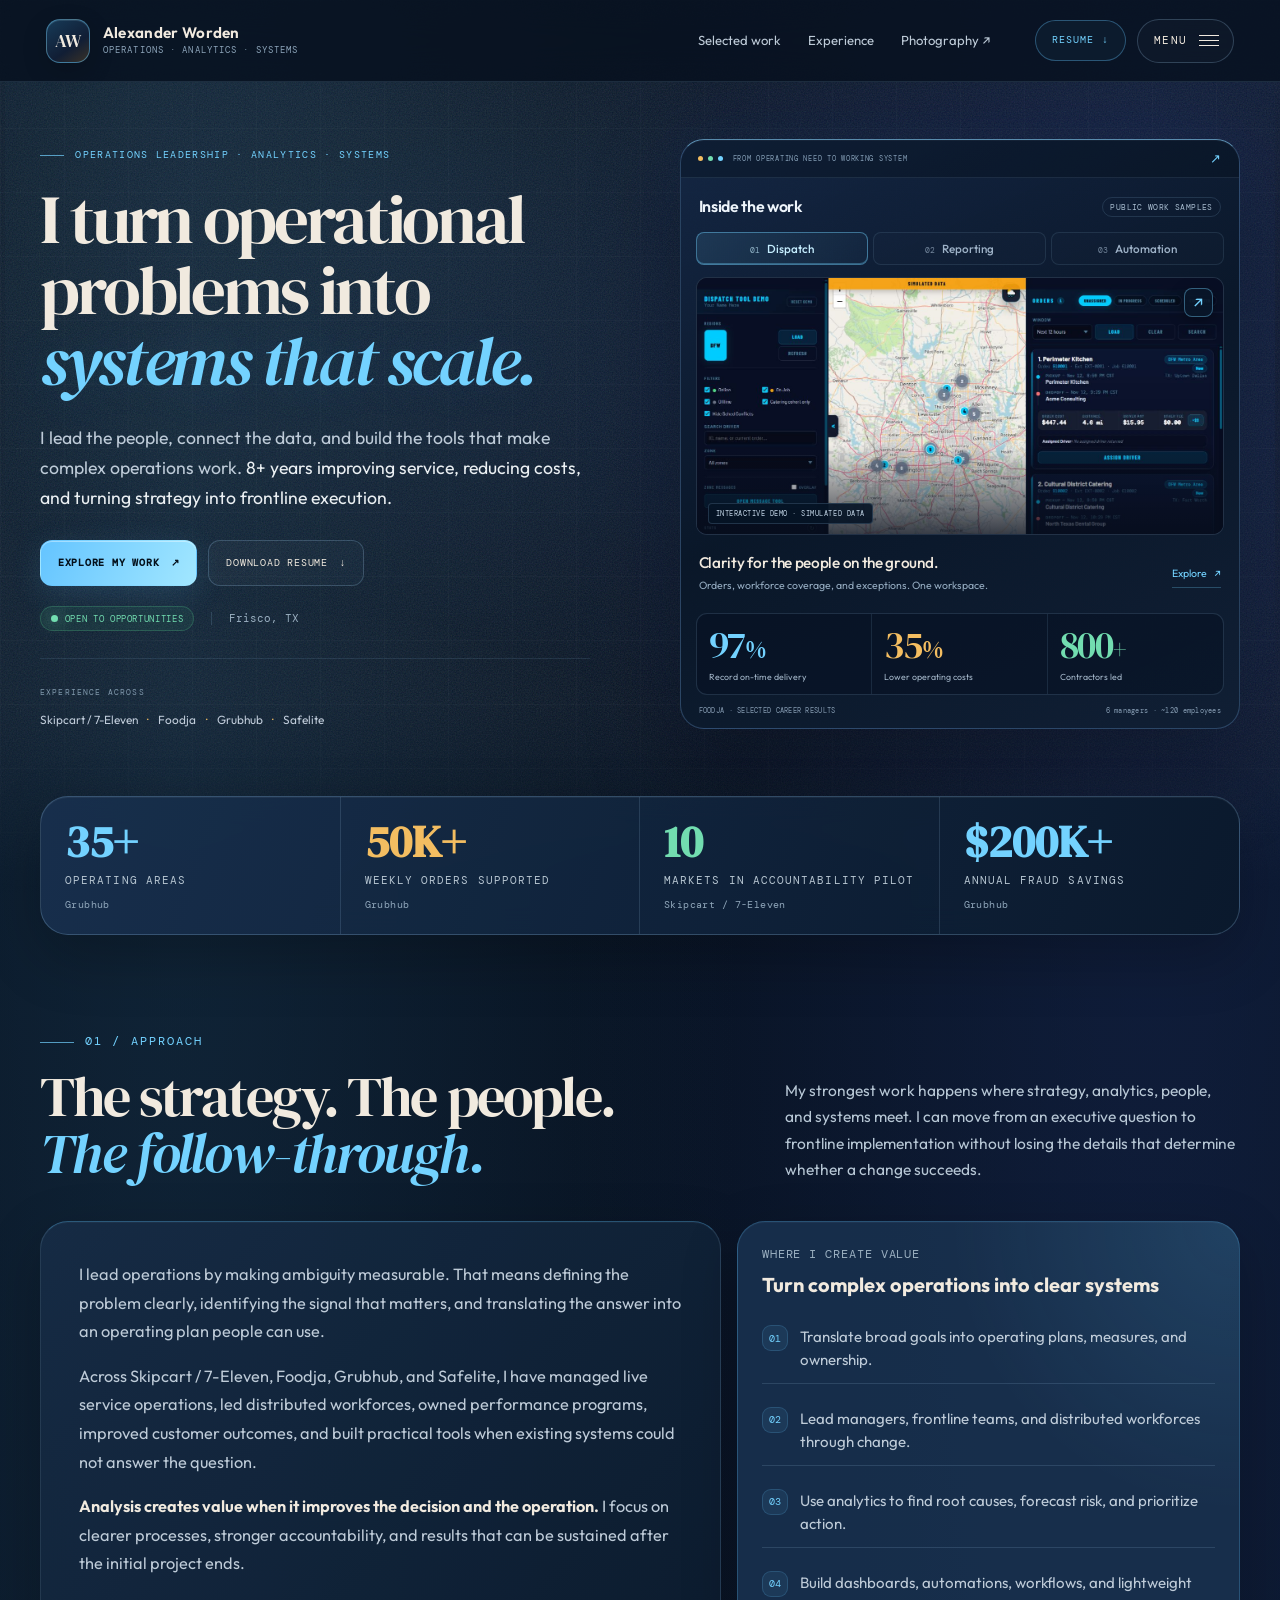
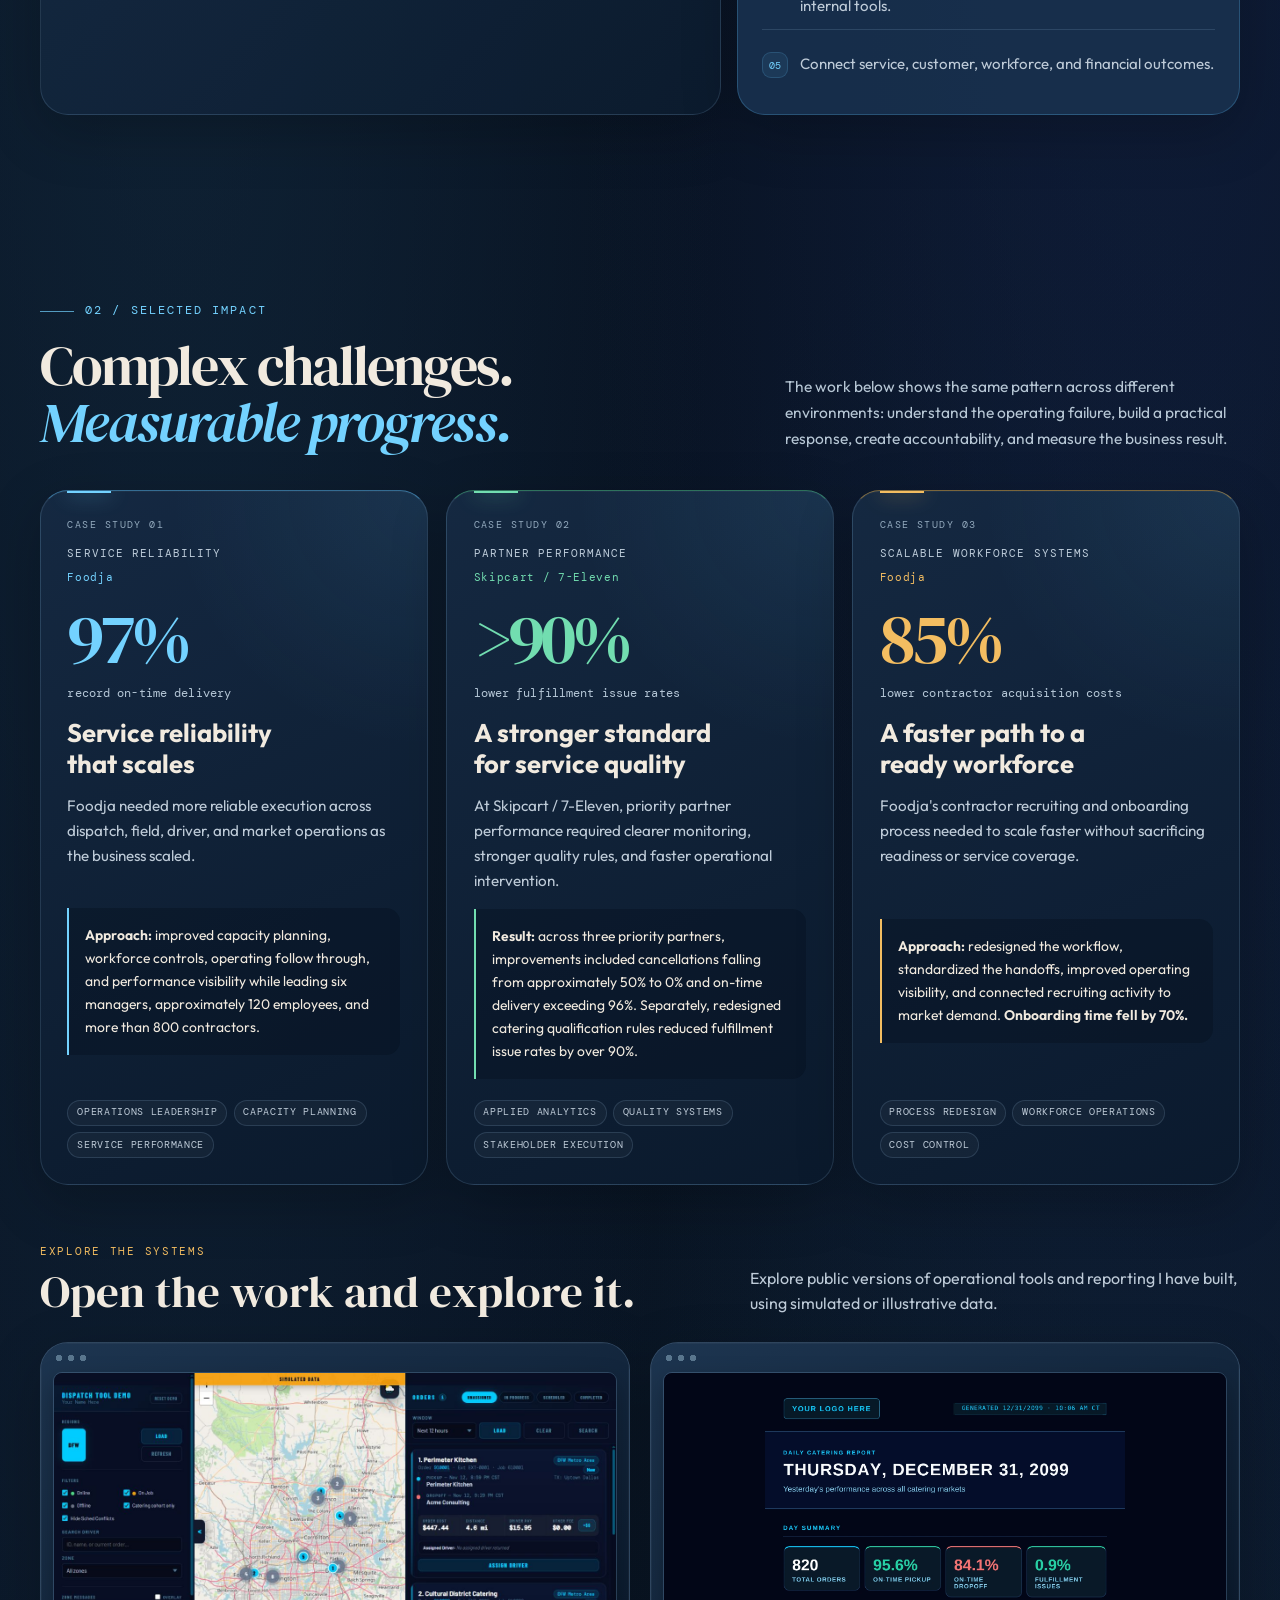
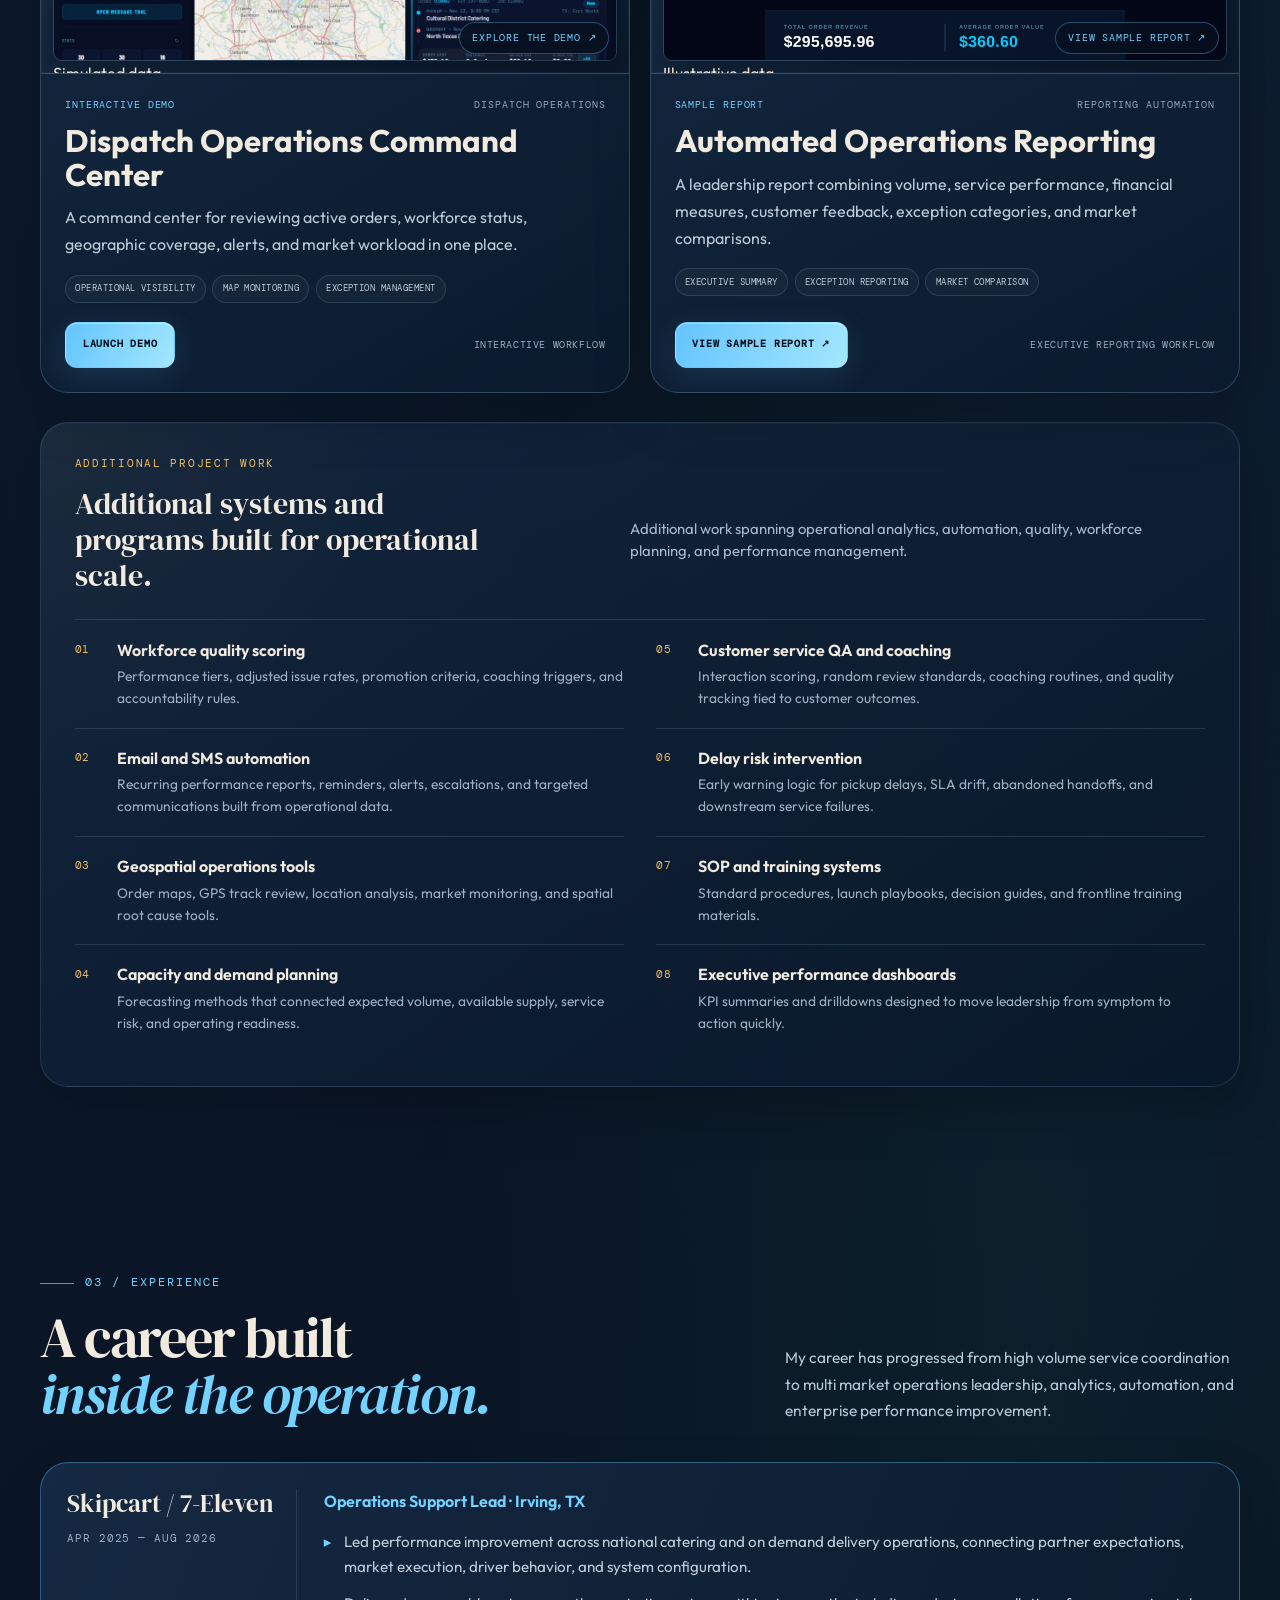
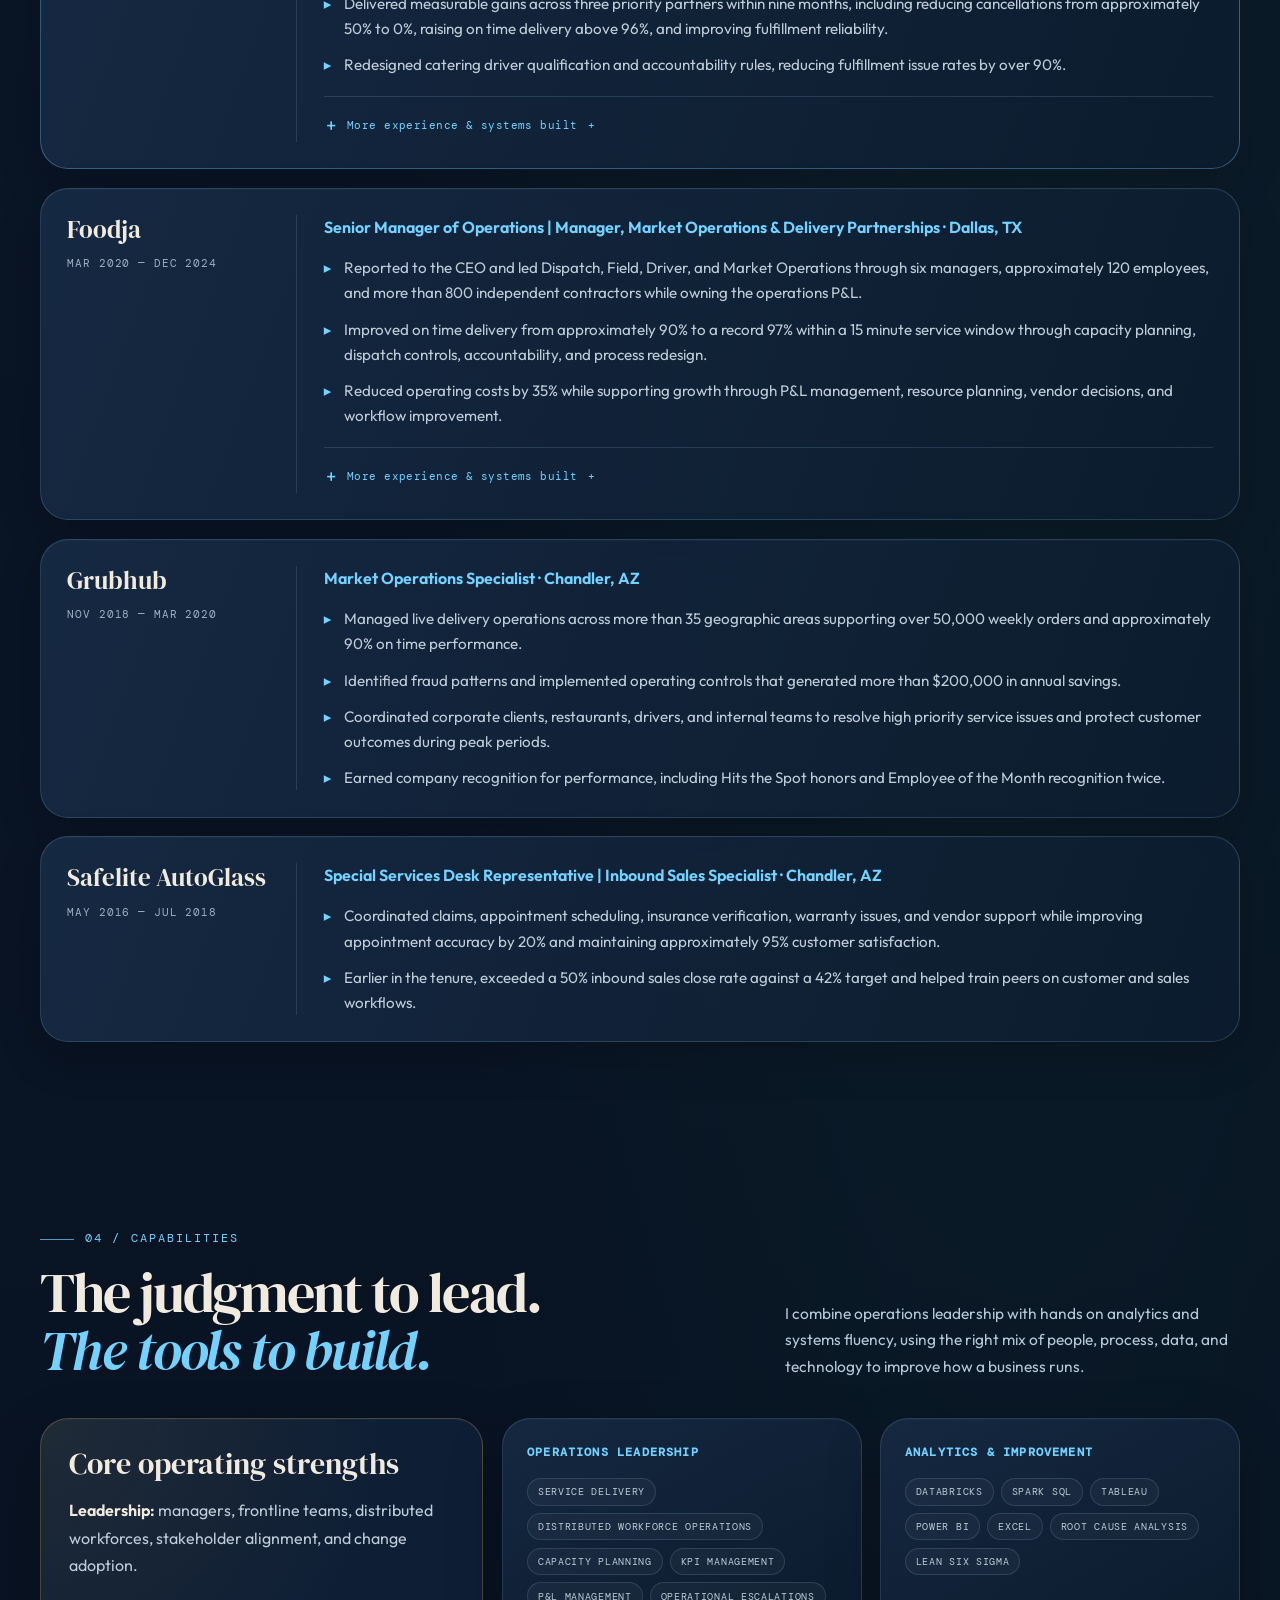
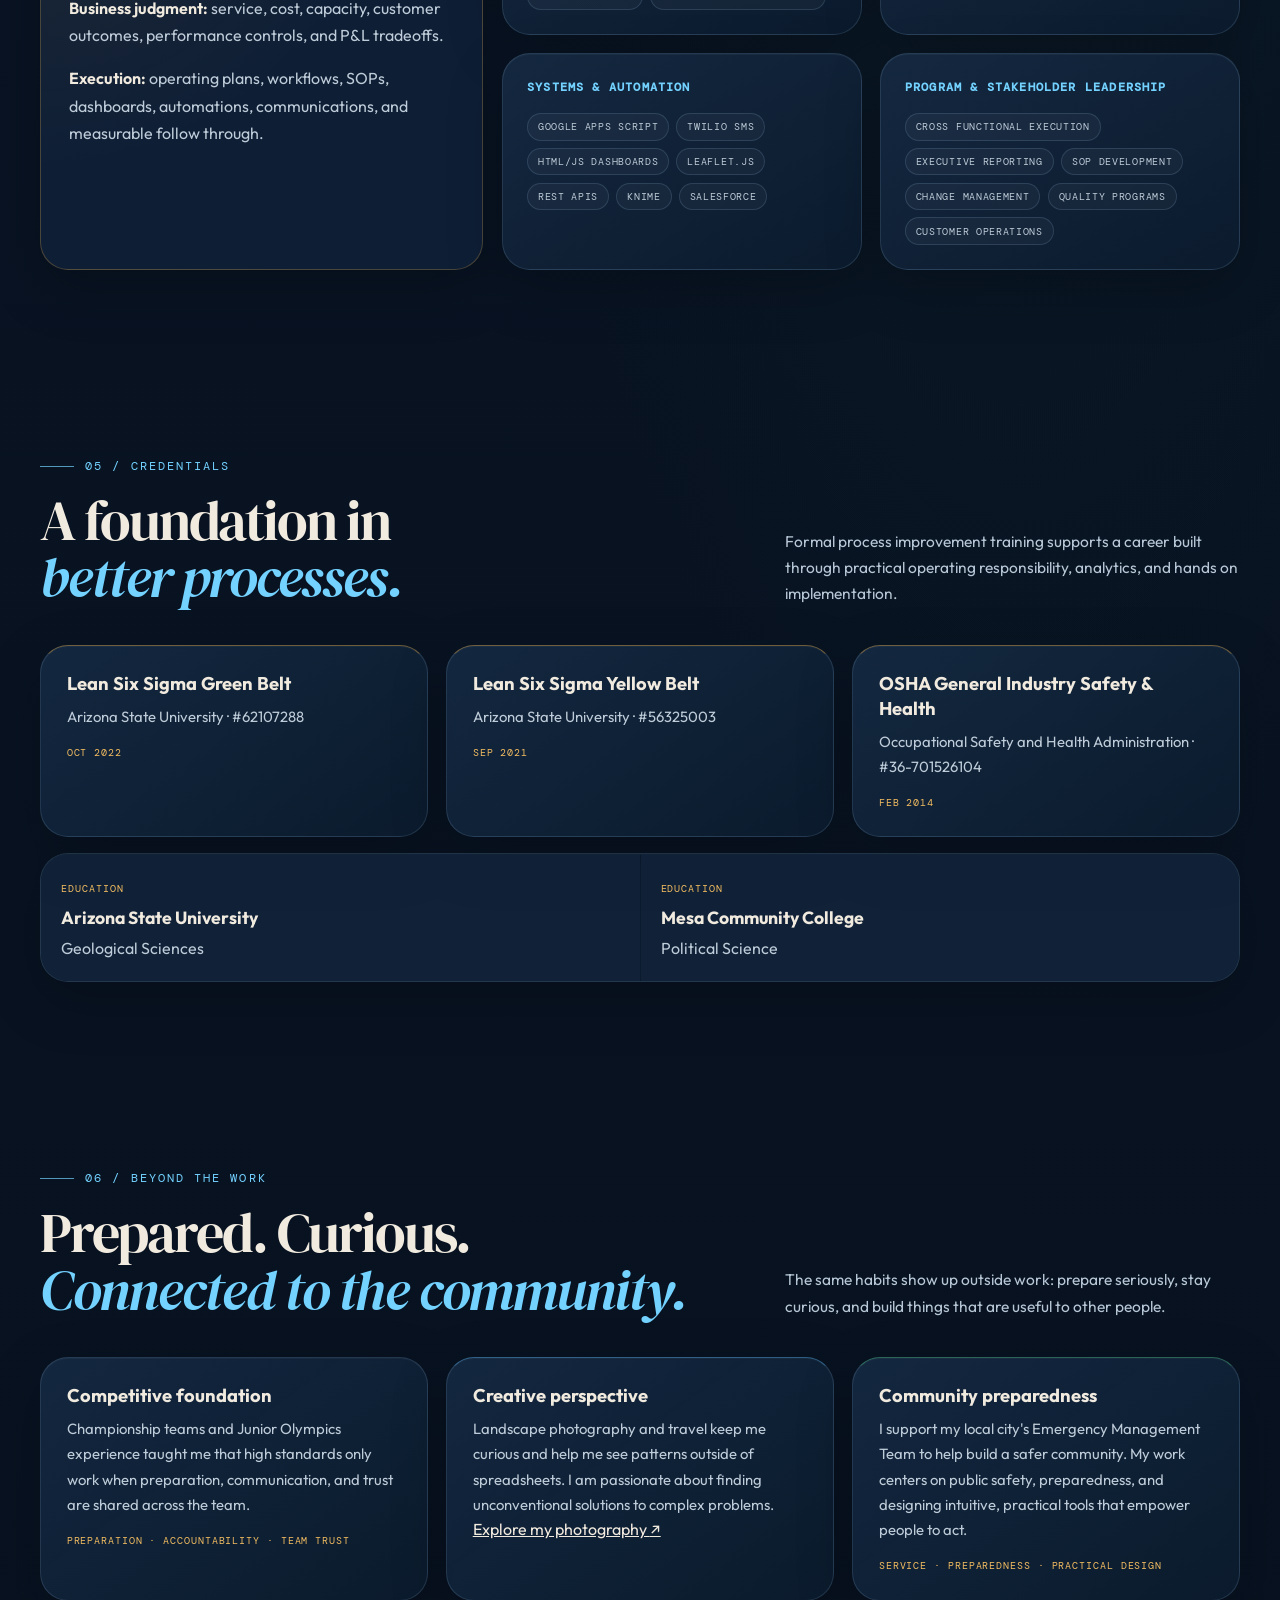
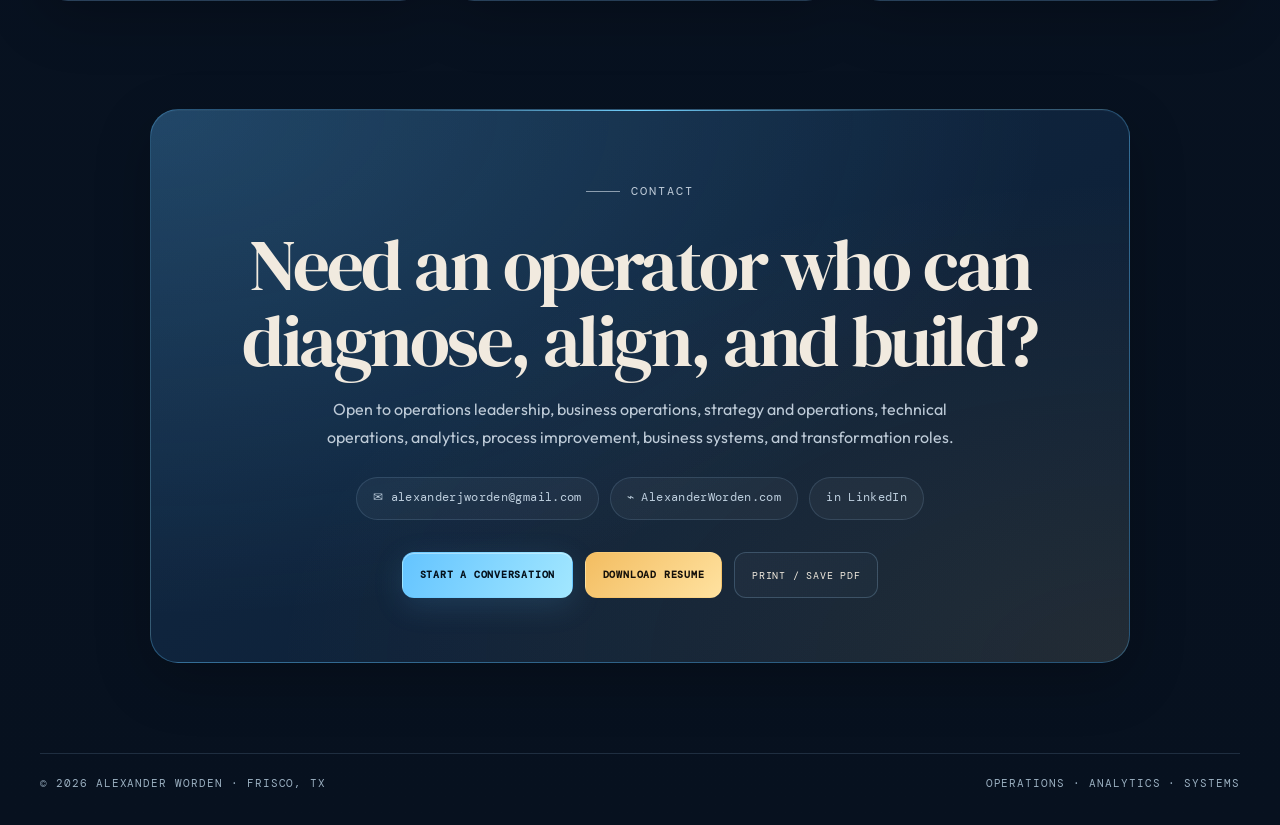
<file: index.html>
<!DOCTYPE html>
<html lang="en">
<head>
<meta charset="UTF-8" />
<meta name="viewport" content="width=device-width, initial-scale=1.0" />
<meta name="description" content="Alexander Worden is an operations and analytics leader who builds practical systems, improves service performance, and turns strategy into measurable execution." />
<meta name="theme-color" content="#07111f" />
<link rel="icon" type="image/svg+xml" href="[data-uri]" />
<title>Alexander Worden | Operations, Analytics & Systems</title>
<link rel="preconnect" href="https://fonts.googleapis.com">
<link rel="preconnect" href="https://fonts.gstatic.com" crossorigin>
<link href="https://fonts.googleapis.com/css2?family=DM+Serif+Display:ital@0;1&family=DM+Mono:wght@400;500&family=Outfit:wght@300;400;500;600;700&display=swap" rel="stylesheet">
<style>
  :root {
    --ink: #07111f;
    --ink-2: #0d1b2f;
    --ink-3: #12233a;
    --panel: rgba(18, 35, 58, 0.74);
    --panel-strong: rgba(24, 48, 78, 0.92);
    --line: rgba(142, 184, 217, 0.18);
    --line-strong: rgba(142, 184, 217, 0.34);
    --text: #f1eadf;
    --soft: #b6c5d1;
    --muted: #7e94a8;
    --accent: #63c4ff;
    --accent-dark: #1d8cc7;
    --gold: #f3b84c;
    --green: #55d28f;
    --red: #ff7a7a;
    --shadow: 0 24px 70px rgba(0,0,0,0.35);
    --radius: 28px;
    --max: 1180px;
  }

  * { box-sizing: border-box; }
  html { scroll-behavior: smooth; }
  body {
    margin: 0;
    background:
      radial-gradient(circle at 14% 8%, rgba(99,196,255,0.18), transparent 31rem),
      radial-gradient(circle at 82% 4%, rgba(243,184,76,0.10), transparent 28rem),
      radial-gradient(circle at 72% 55%, rgba(85,210,143,0.09), transparent 34rem),
      linear-gradient(180deg, #07111f 0%, #0a1525 48%, #07111f 100%);
    color: var(--text);
    font-family: 'Outfit', system-ui, -apple-system, BlinkMacSystemFont, 'Segoe UI', sans-serif;
    line-height: 1.6;
    overflow-x: hidden;
  }

  body::before {
    content: "";
    position: fixed;
    inset: 0;
    pointer-events: none;
    z-index: -1;
    background-image:
      linear-gradient(rgba(255,255,255,0.035) 1px, transparent 1px),
      linear-gradient(90deg, rgba(255,255,255,0.032) 1px, transparent 1px),
      url("data:image/svg+xml,%3Csvg viewBox='0 0 256 256' xmlns='http://www.w3.org/2000/svg'%3E%3Cfilter id='n'%3E%3CfeTurbulence type='fractalNoise' baseFrequency='0.75' numOctaves='3' stitchTiles='stitch'/%3E%3C/filter%3E%3Crect width='100%25' height='100%25' filter='url(%23n)' opacity='0.20'/%3E%3C/svg%3E");
    background-size: 72px 72px, 72px 72px, 260px 260px;
    mask-image: linear-gradient(to bottom, black 0%, black 78%, transparent 100%);
  }

  a { color: inherit; }
  strong { color: var(--text); font-weight: 650; }
  .skip-link {
    position: absolute;
    left: -999px;
    top: 1rem;
    background: var(--accent);
    color: #06101e;
    padding: .8rem 1rem;
    border-radius: 999px;
    z-index: 999;
  }
  .skip-link:focus { left: 1rem; }

  nav {
    position: fixed;
    inset: 0 0 auto 0;
    z-index: 50;
    display: flex;
    align-items: center;
    justify-content: space-between;
    gap: 1rem;
    padding: 1rem clamp(1rem, 4vw, 3rem);
    background: rgba(7,17,31,0.72);
    border-bottom: 1px solid var(--line);
    backdrop-filter: blur(18px);
  }
  .brand {
    display: inline-flex;
    align-items: center;
    gap: .8rem;
    text-decoration: none;
  }
  .brand-mark {
    width: 42px;
    height: 42px;
    display: grid;
    place-items: center;
    border: 1px solid var(--line-strong);
    border-radius: 14px;
    background: linear-gradient(135deg, rgba(99,196,255,0.22), rgba(243,184,76,0.10));
    box-shadow: 0 10px 30px rgba(99,196,255,0.08);
    font-family: 'DM Serif Display', serif;
    font-size: 1.15rem;
  }
  .brand-copy { display: flex; flex-direction: column; line-height: 1.05; }
  .brand-name { font-size: .9rem; font-weight: 650; letter-spacing: .02em; }
  .brand-role { font-family: 'DM Mono', monospace; font-size: .62rem; color: var(--muted); text-transform: uppercase; letter-spacing: .12em; }
  .nav-links {
    display: flex;
    align-items: center;
    gap: clamp(.7rem, 2vw, 1.8rem);
    list-style: none;
    padding: 0;
    margin: 0;
  }
  .nav-links a {
    color: var(--soft);
    text-decoration: none;
    font-family: 'DM Mono', monospace;
    font-size: .68rem;
    letter-spacing: .12em;
    text-transform: uppercase;
    padding: .45rem 0;
    border-bottom: 1px solid transparent;
    transition: color .2s ease, border-color .2s ease;
  }
  .nav-links a:hover,
  .nav-links a.active { color: var(--accent); border-color: var(--accent); }
  .nav-action {
    text-decoration: none;
    font-family: 'DM Mono', monospace;
    font-size: .66rem;
    letter-spacing: .11em;
    text-transform: uppercase;
    border: 1px solid rgba(99,196,255,0.35);
    color: var(--accent);
    padding: .72rem 1rem;
    border-radius: 999px;
    background: rgba(99,196,255,0.08);
  }

  main { position: relative; }
  section, .section-wrap {
    width: min(var(--max), calc(100% - 2rem));
    margin-inline: auto;
    padding: clamp(4.2rem, 8vw, 7.5rem) 0;
  }
  .eyebrow {
    display: inline-flex;
    align-items: center;
    gap: .7rem;
    font-family: 'DM Mono', monospace;
    font-size: .72rem;
    letter-spacing: .18em;
    text-transform: uppercase;
    color: var(--accent);
    margin: 0 0 1rem;
  }
  .eyebrow::before {
    content: "";
    width: 34px;
    height: 1px;
    background: currentColor;
    opacity: .7;
  }
  .section-heading {
    display: grid;
    grid-template-columns: minmax(0, .95fr) minmax(260px, .55fr);
    gap: 2rem;
    align-items: end;
    margin-bottom: 2.5rem;
  }
  h1, h2, h3 { margin: 0; line-height: 1.02; }
  h1, h2 { font-family: 'DM Serif Display', Georgia, serif; font-weight: 400; letter-spacing: -.035em; }
  h2 { font-size: clamp(2.45rem, 5.5vw, 4.7rem); }
  .section-lede { color: var(--soft); margin: 0; max-width: 52ch; font-size: 1.03rem; }

  /* HERO */
  .hero {
    width: min(1320px, calc(100% - 2rem));
    min-height: 100svh;
    display: grid;
    grid-template-columns: minmax(0, 1fr) minmax(340px, .72fr);
    align-items: center;
    gap: clamp(2rem, 4vw, 4rem);
    padding: 7.2rem 0 4rem;
  }
  .hero h1 {
    font-size: clamp(3.7rem, 6.6vw, 6.35rem);
    max-width: 780px;
    text-wrap: balance;
  }
  .hero h1 em {
    color: var(--accent);
    font-style: italic;
    text-shadow: 0 0 42px rgba(99,196,255,0.25);
  }
  .hero-subtitle {
    font-size: clamp(1.08rem, 2.1vw, 1.45rem);
    color: var(--soft);
    max-width: 730px;
    margin: 1.7rem 0 0;
  }
  .hero-subtitle span { color: var(--text); }
  .hero-actions {
    display: flex;
    flex-wrap: wrap;
    gap: .9rem;
    margin-top: 2.2rem;
  }
  .button {
    display: inline-flex;
    align-items: center;
    justify-content: center;
    gap: .6rem;
    min-height: 48px;
    border-radius: 999px;
    padding: .82rem 1.25rem;
    text-decoration: none;
    font-family: 'DM Mono', monospace;
    font-size: .72rem;
    letter-spacing: .11em;
    text-transform: uppercase;
    border: 1px solid var(--line-strong);
    transition: transform .2s ease, border-color .2s ease, background .2s ease, color .2s ease;
    cursor: pointer;
  }
  .button:hover { transform: translateY(-2px); }
  .button.primary {
    background: linear-gradient(135deg, var(--accent), #9be1ff);
    color: #04101b;
    border-color: transparent;
    box-shadow: 0 14px 40px rgba(99,196,255,0.24);
    font-weight: 650;
  }
  .button.secondary { color: var(--text); background: rgba(255,255,255,0.035); }
  .button.secondary:hover { border-color: var(--accent); color: var(--accent); }
  .button.gold { color: #15100a; background: linear-gradient(135deg, var(--gold), #ffe2a0); border-color: transparent; font-weight: 650; }

  .hero-panel {
    position: relative;
    border: 1px solid var(--line);
    border-radius: var(--radius);
    background: linear-gradient(145deg, rgba(18,35,58,0.92), rgba(9,20,36,0.72));
    box-shadow: var(--shadow);
    padding: 1.1rem;
    overflow: hidden;
  }
  .hero-panel::before {
    content: "";
    position: absolute;
    inset: -1px;
    background: linear-gradient(135deg, rgba(99,196,255,.34), transparent 35%, rgba(243,184,76,.20) 70%, transparent);
    opacity: .75;
    pointer-events: none;
  }
  .signal-card {
    position: relative;
    background: rgba(7,17,31,0.74);
    border: 1px solid var(--line);
    border-radius: 22px;
    padding: 1.2rem;
  }
  .panel-top {
    display: flex;
    align-items: center;
    justify-content: space-between;
    gap: 1rem;
    margin-bottom: 1.2rem;
  }
  .status-pill {
    display: inline-flex;
    align-items: center;
    gap: .45rem;
    color: var(--green);
    font-family: 'DM Mono', monospace;
    font-size: .67rem;
    letter-spacing: .08em;
    text-transform: uppercase;
    border: 1px solid rgba(85,210,143,.24);
    background: rgba(85,210,143,.08);
    border-radius: 999px;
    padding: .38rem .68rem;
  }
  .status-dot { width: 7px; height: 7px; border-radius: 999px; background: currentColor; box-shadow: 0 0 16px currentColor; }
  .panel-title { font-family: 'DM Mono', monospace; color: var(--muted); font-size: .68rem; text-transform: uppercase; letter-spacing: .13em; }
  .impact-stack { display: grid; gap: .7rem; }
  .impact-row {
    display: grid;
    grid-template-columns: 92px 1fr;
    gap: 1rem;
    align-items: center;
    padding: .92rem;
    border: 1px solid var(--line);
    border-radius: 18px;
    background: rgba(255,255,255,0.035);
  }
  .impact-number { font-family: 'DM Serif Display', serif; font-size: 2.2rem; color: var(--accent); line-height: .95; }
  .impact-row:nth-child(2) .impact-number { color: var(--gold); }
  .impact-row:nth-child(3) .impact-number { color: var(--green); }
  .impact-copy b { display: block; font-size: .92rem; color: var(--text); line-height: 1.2; }
  .impact-copy span { display: block; font-size: .8rem; color: var(--muted); margin-top: .18rem; line-height: 1.35; }
  .mini-terminal {
    margin-top: .9rem;
    border: 1px solid var(--line);
    border-radius: 18px;
    overflow: hidden;
    background: rgba(0,0,0,0.24);
  }
  .terminal-bar { display: flex; gap: .35rem; padding: .7rem .85rem; border-bottom: 1px solid var(--line); }
  .terminal-dot { width: 8px; height: 8px; border-radius: 999px; background: var(--muted); opacity: .55; }
  .terminal-code { padding: .9rem; font-family: 'DM Mono', monospace; color: var(--soft); font-size: .75rem; line-height: 1.65; }
  .terminal-code .blue { color: var(--accent); } .terminal-code .green { color: var(--green); } .terminal-code .gold { color: var(--gold); }

  .proof-strip {
    width: min(var(--max), calc(100% - 2rem));
    margin: -2.8rem auto 0;
    display: grid;
    grid-template-columns: repeat(4, 1fr);
    border: 1px solid var(--line);
    border-radius: var(--radius);
    overflow: hidden;
    background: rgba(18,35,58,.58);
    backdrop-filter: blur(14px);
    box-shadow: 0 18px 60px rgba(0,0,0,0.22);
  }
  .proof-item { padding: 1.25rem; border-right: 1px solid var(--line); }
  .proof-item:last-child { border-right: 0; }
  .proof-item b { display: block; font-family: 'DM Serif Display', serif; color: var(--text); font-size: clamp(1.7rem, 3vw, 2.6rem); line-height: 1; }
  .proof-item span { display: block; margin-top: .45rem; color: var(--muted); font-family: 'DM Mono', monospace; font-size: .68rem; letter-spacing: .1em; text-transform: uppercase; }

  /* CARDS */
  .card {
    border: 1px solid var(--line);
    background: var(--panel);
    border-radius: var(--radius);
    box-shadow: 0 18px 60px rgba(0,0,0,0.20);
  }
  .about-grid {
    display: grid;
    grid-template-columns: 1.15fr .85fr;
    gap: 1rem;
  }
  .about-copy { padding: clamp(1.35rem, 3.4vw, 2.4rem); }
  .about-copy p { color: var(--soft); font-size: 1.02rem; margin: 0 0 1rem; }
  .about-copy p:last-child { margin-bottom: 0; }
  .role-card {
    padding: 1.25rem;
    display: grid;
    gap: 1rem;
    background:
      radial-gradient(circle at 100% 0%, rgba(99,196,255,0.13), transparent 18rem),
      var(--panel-strong);
  }
  .role-card h3 { font-size: 1.1rem; }
  .role-meta { color: var(--muted); font-family: 'DM Mono', monospace; font-size: .72rem; letter-spacing: .08em; text-transform: uppercase; }
  .role-list { display: grid; gap: .7rem; padding: 0; margin: 0; list-style: none; }
  .role-list li { display: flex; gap: .7rem; color: var(--soft); font-size: .92rem; }
  .role-list li::before { content: "✦"; color: var(--accent); flex: 0 0 auto; }

  .case-grid {
    display: grid;
    grid-template-columns: repeat(3, 1fr);
    gap: 1rem;
  }
  .case-card {
    position: relative;
    padding: 1.35rem;
    min-height: 320px;
    overflow: hidden;
    transition: transform .2s ease, border-color .2s ease, background .2s ease;
  }
  .case-card:hover { transform: translateY(-5px); border-color: rgba(99,196,255,.48); background: rgba(24,48,78,.82); }
  .case-num { font-family: 'DM Mono', monospace; color: var(--accent); font-size: .74rem; letter-spacing: .14em; text-transform: uppercase; margin-bottom: .85rem; }
  .case-card h3 { font-size: 1.45rem; line-height: 1.1; margin-bottom: .8rem; }
  .case-card p { color: var(--soft); margin: 0 0 1rem; font-size: .95rem; }
  .case-tags { display: flex; flex-wrap: wrap; gap: .45rem; margin-top: auto; }
  .tag {
    display: inline-flex;
    align-items: center;
    gap: .35rem;
    border: 1px solid var(--line);
    border-radius: 999px;
    padding: .32rem .62rem;
    color: var(--soft);
    background: rgba(255,255,255,0.035);
    font-family: 'DM Mono', monospace;
    font-size: .64rem;
    letter-spacing: .07em;
    text-transform: uppercase;
  }
  .case-result {
    margin: 1rem 0;
    padding: .85rem;
    border-left: 2px solid var(--green);
    background: rgba(85,210,143,.07);
    border-radius: 0 14px 14px 0;
    color: var(--text);
    font-size: .9rem;
  }

  .metrics-grid {
    display: grid;
    grid-template-columns: repeat(6, 1fr);
    gap: 1px;
    background: var(--line);
    border: 1px solid var(--line);
    border-radius: var(--radius);
    overflow: hidden;
  }
  .metric {
    min-height: 176px;
    padding: 1.2rem;
    background: rgba(18,35,58,.86);
    display: flex;
    flex-direction: column;
    justify-content: space-between;
  }
  .metric b { font-family: 'DM Serif Display', serif; font-size: clamp(2.25rem, 4vw, 3.3rem); color: var(--accent); line-height: .95; font-weight: 400; }
  .metric:nth-child(2n) b { color: var(--gold); }
  .metric:nth-child(3n) b { color: var(--green); }
  .metric span { color: var(--soft); font-size: .9rem; line-height: 1.3; }
  .metric small { color: var(--muted); font-family: 'DM Mono', monospace; font-size: .62rem; letter-spacing: .09em; text-transform: uppercase; }

  .timeline { position: relative; display: grid; gap: 1rem; }
  .job {
    display: grid;
    grid-template-columns: 250px 1fr;
    gap: 1.3rem;
    padding: 1.35rem;
    border: 1px solid var(--line);
    border-radius: var(--radius);
    background: rgba(18,35,58,.62);
    transition: transform .2s ease, border-color .2s ease;
  }
  .job:hover { transform: translateX(4px); border-color: rgba(99,196,255,.42); }
  .job-company { font-family: 'DM Serif Display', serif; font-size: 1.55rem; }
  .job-date { color: var(--muted); font-family: 'DM Mono', monospace; font-size: .68rem; letter-spacing: .08em; text-transform: uppercase; margin-top: .4rem; }
  .job-title { color: var(--accent); font-weight: 650; margin-bottom: .8rem; }
  .job ul { margin: 0; padding: 0; list-style: none; display: grid; gap: .52rem; }
  .job li { color: var(--soft); padding-left: 1.25rem; position: relative; font-size: .95rem; }
  .job li::before { content: "▸"; position: absolute; left: 0; top: 0; color: var(--accent); }

  .skills-layout {
    display: grid;
    grid-template-columns: .75fr 1.25fr;
    gap: 1rem;
  }
  .toolbox {
    padding: 1.35rem;
    display: grid;
    gap: 1rem;
    align-content: start;
  }
  .toolbox h3 { font-size: 1.7rem; font-family: 'DM Serif Display', serif; font-weight: 400; }
  .toolbox p { color: var(--soft); margin: 0; }
  .skill-matrix { display: grid; grid-template-columns: repeat(2, 1fr); gap: 1rem; }
  .skill-block { padding: 1.25rem; }
  .skill-block h3 { font-size: 1rem; color: var(--accent); font-family: 'DM Mono', monospace; text-transform: uppercase; letter-spacing: .12em; margin-bottom: .85rem; }
  .tag-cloud { display: flex; flex-wrap: wrap; gap: .5rem; }

  .cert-grid, .personal-grid {
    display: grid;
    grid-template-columns: repeat(3, 1fr);
    gap: 1rem;
  }
  .cert, .personal-card { padding: 1.25rem; }
  .cert h3, .personal-card h3 { font-size: 1.08rem; margin-bottom: .45rem; }
  .cert p, .personal-card p { color: var(--soft); margin: 0; font-size: .93rem; }
  .cert small, .personal-card small { display: block; color: var(--gold); font-family: 'DM Mono', monospace; font-size: .65rem; letter-spacing: .09em; text-transform: uppercase; margin-top: .9rem; }

  .contact {
    width: min(980px, calc(100% - 2rem));
    text-align: center;
  }
  .contact-panel {
    padding: clamp(1.5rem, 4vw, 3rem);
    background:
      radial-gradient(circle at 20% 0%, rgba(99,196,255,0.18), transparent 21rem),
      radial-gradient(circle at 90% 20%, rgba(243,184,76,0.12), transparent 18rem),
      rgba(18,35,58,.78);
  }
  .contact h2 { font-size: clamp(2.8rem, 7vw, 5.6rem); margin-bottom: 1rem; }
  .contact p { color: var(--soft); max-width: 660px; margin: 0 auto 1.5rem; }
  .contact-links { display: flex; justify-content: center; flex-wrap: wrap; gap: .7rem; margin: 1.6rem 0 2rem; }
  .contact-chip {
    text-decoration: none;
    border: 1px solid var(--line);
    border-radius: 999px;
    padding: .72rem 1rem;
    color: var(--soft);
    background: rgba(255,255,255,.04);
    font-family: 'DM Mono', monospace;
    font-size: .72rem;
    letter-spacing: .06em;
  }
  .contact-chip:hover { color: var(--accent); border-color: var(--accent); }

  footer {
    border-top: 1px solid var(--line);
    width: min(var(--max), calc(100% - 2rem));
    margin-inline: auto;
    padding: 1.4rem 0 2rem;
    display: flex;
    justify-content: space-between;
    gap: 1rem;
    color: var(--muted);
    font-family: 'DM Mono', monospace;
    font-size: .66rem;
    letter-spacing: .09em;
    text-transform: uppercase;
  }

  .reveal { opacity: 0; transform: translateY(18px); transition: opacity .7s ease, transform .7s ease; }
  .reveal.visible { opacity: 1; transform: translateY(0); }

  @media (prefers-reduced-motion: reduce) {
    html { scroll-behavior: auto; }
    *, *::before, *::after { animation-duration: .01ms !important; animation-iteration-count: 1 !important; transition-duration: .01ms !important; }
    .reveal { opacity: 1; transform: none; }
  }

  @media (max-width: 1040px) {
    .hero { grid-template-columns: 1fr; min-height: auto; padding: 7rem 0 4.5rem; }
    .hero h1 { max-width: 820px; }
    .hero-panel { max-width: 620px; }
    .proof-strip { grid-template-columns: repeat(2, 1fr); margin-top: 0; }
    .proof-item:nth-child(2) { border-right: 0; }
    .proof-item:nth-child(-n+2) { border-bottom: 1px solid var(--line); }
    .section-heading, .about-grid, .skills-layout { grid-template-columns: 1fr; }
    .case-grid, .cert-grid, .personal-grid { grid-template-columns: 1fr; }
    .metrics-grid { grid-template-columns: repeat(3, 1fr); }
  }

  @media (max-width: 760px) {
    nav { padding: .75rem 1rem; }
    .brand-role { display: none; }
    .nav-links { display: none; }
    .nav-action { padding: .64rem .8rem; }
    .hero { width: min(100% - 1.2rem, 1320px); padding: 6.1rem 0 3rem; }
    .hero h1 { font-size: clamp(3rem, 14.5vw, 4.8rem); max-width: 11ch; }
    .hero-subtitle { font-size: 1.02rem; margin-top: 1.25rem; }
    .hero-actions .button { width: 100%; }
    .impact-row { grid-template-columns: 78px 1fr; }
    .impact-number { font-size: 1.85rem; }
    section, .section-wrap, .contact { width: min(100% - 1.2rem, var(--max)); padding: 4.6rem 0; }
    .proof-strip { width: min(100% - 1.2rem, var(--max)); grid-template-columns: 1fr; border-radius: 22px; }
    .proof-item { border-right: 0; border-bottom: 1px solid var(--line); }
    .proof-item:last-child { border-bottom: 0; }
    .metrics-grid { grid-template-columns: 1fr; border-radius: 22px; }
    .metric { min-height: 128px; }
    .job { grid-template-columns: 1fr; gap: .75rem; border-radius: 22px; }
    .skill-matrix { grid-template-columns: 1fr; }
    footer { flex-direction: column; text-align: center; }
  }

  @media print {
    body { background: white; color: #111; }
    nav, .menu-drawer, .menu-backdrop, .hero-panel, .hero-actions, .contact .button, body::before { display: none !important; }
    section, .section-wrap, .hero, .proof-strip, footer { width: 100%; padding: 1rem 0; margin: 0; }
    .hero { min-height: auto; display: block; }
    .hero h1, h2 { color: #111; }
    .card, .job, .metric, .proof-strip { border: 1px solid #ddd; background: white; box-shadow: none; }
    .reveal { opacity: 1; transform: none; }
  }


  /* BURGER MENU */
  .nav-controls { display: flex; align-items: center; gap: .7rem; }
  .menu-toggle { min-height: 44px; display: inline-flex; align-items: center; gap: .7rem; border: 1px solid var(--line-strong); border-radius: 999px; padding: .64rem .9rem .64rem 1rem; background: rgba(255,255,255,.04); color: var(--text); cursor: pointer; font: inherit; transition: border-color .2s ease, background .2s ease, transform .2s ease; }
  .menu-toggle:hover { border-color: rgba(99,196,255,.65); background: rgba(99,196,255,.09); transform: translateY(-1px); }
  .menu-label { font-family: 'DM Mono', monospace; font-size: .67rem; letter-spacing: .12em; text-transform: uppercase; }
  .burger-icon { width: 20px; display: grid; gap: 4px; }
  .burger-icon span { display: block; width: 100%; height: 1px; background: currentColor; transition: transform .25s ease, opacity .2s ease; transform-origin: center; }
  body.menu-open .burger-icon span:nth-child(1) { transform: translateY(5px) rotate(45deg); }
  body.menu-open .burger-icon span:nth-child(2) { opacity: 0; }
  body.menu-open .burger-icon span:nth-child(3) { transform: translateY(-5px) rotate(-45deg); }
  body.menu-open { overflow: hidden; }
  .menu-backdrop { position: fixed; inset: 0; z-index: 80; background: rgba(1,7,14,.68); opacity: 0; visibility: hidden; backdrop-filter: blur(4px); transition: opacity .25s ease, visibility .25s ease; }
  .menu-backdrop.open { opacity: 1; visibility: visible; }
  .menu-drawer { position: fixed; top: 0; right: 0; z-index: 90; width: min(460px, 92vw); height: 100dvh; display: grid; grid-template-rows: auto 1fr auto; background: linear-gradient(160deg, rgba(18,35,58,.99), rgba(7,17,31,.99)); border-left: 1px solid var(--line-strong); box-shadow: -28px 0 80px rgba(0,0,0,.42); transform: translateX(102%); visibility: hidden; transition: transform .32s cubic-bezier(.2,.75,.25,1), visibility .32s ease; }
  .menu-drawer.open { transform: translateX(0); visibility: visible; }
  .menu-drawer-head { display: flex; align-items: flex-start; justify-content: space-between; gap: 1rem; padding: 1.5rem; border-bottom: 1px solid var(--line); }
  .menu-kicker, .menu-group > p { color: var(--accent); font-family: 'DM Mono', monospace; font-size: .66rem; letter-spacing: .16em; text-transform: uppercase; }
  .menu-title { margin-top: .35rem; font-family: 'DM Serif Display', serif; font-size: 1.8rem; line-height: 1; }
  .menu-close { width: 40px; height: 40px; display: grid; place-items: center; border: 1px solid var(--line); border-radius: 999px; color: var(--soft); background: rgba(255,255,255,.035); font-size: 1.5rem; cursor: pointer; }
  .menu-close:hover { color: var(--accent); border-color: var(--accent); }
  .menu-drawer-body { padding: 1rem 1.5rem 1.4rem; overflow-y: auto; }
  .menu-group { padding: .8rem 0 1rem; border-bottom: 1px solid var(--line); }
  .menu-group:last-child { border-bottom: 0; }
  .menu-group > p { margin: 0 0 .55rem; }
  .menu-link { display: grid; grid-template-columns: 34px 1fr; align-items: center; gap: .5rem; padding: .7rem 0; color: var(--soft); text-decoration: none; font-size: 1.08rem; transition: color .2s ease, transform .2s ease; }
  .menu-link > span { color: var(--muted); font: .66rem 'DM Mono', monospace; letter-spacing: .08em; }
  .menu-link:hover, .menu-link.active { color: var(--accent); transform: translateX(4px); }
  .menu-link-sub { padding-left: 1.1rem; font-size: .92rem; color: var(--muted); }
  .menu-link-external { color: var(--gold); }
  .menu-drawer-foot { display: grid; gap: .35rem; padding: 1.2rem 1.5rem 1.5rem; border-top: 1px solid var(--line); color: var(--muted); font: .62rem 'DM Mono', monospace; letter-spacing: .08em; text-transform: uppercase; }
  .menu-drawer-foot a { color: var(--soft); text-decoration: none; text-transform: none; letter-spacing: 0; font-size: .72rem; }

  /* PROJECTS & DEMOS */
  .subsection-heading { display: grid; grid-template-columns: minmax(0,.9fr) minmax(300px,.65fr); gap: 2rem; align-items: end; margin: 1.4rem 0 1.3rem; }
  .subsection-kicker { margin: 0 0 .45rem; color: var(--gold); font: .67rem 'DM Mono', monospace; letter-spacing: .16em; text-transform: uppercase; }
  .subsection-heading h3, .project-library-intro h3, .drone-showcase-copy h3 { font-family: 'DM Serif Display', serif; font-size: clamp(1.8rem,3.5vw,2.8rem); font-weight: 400; line-height: 1.04; }
  .subsection-heading > p, .project-library-intro > p:last-child { margin: 0; color: var(--soft); }
  #demos { scroll-margin-top: 7rem; }
  .demo-grid { display: grid; grid-template-columns: repeat(2,minmax(0,1fr)); gap: 1rem; }
  .demo-card { overflow: hidden; display: flex; flex-direction: column; min-width: 0; }
  .demo-preview { position: relative; display: block; aspect-ratio: 16/9; overflow: hidden; border-bottom: 1px solid var(--line); background: #020617; }
  .demo-preview::after { content: ''; position: absolute; inset: 0; pointer-events: none; box-shadow: inset 0 0 0 1px rgba(255,255,255,.035); }
  .report-preview img { width: 100%; height: 100%; object-fit: cover; object-position: top; display: block; transition: transform .45s ease, filter .3s ease; }
  .report-preview:hover img { transform: scale(1.025); filter: brightness(1.06); }
  .preview-launch { position: absolute; right: 1rem; bottom: 1rem; z-index: 2; border: 1px solid rgba(99,196,255,.35); border-radius: 999px; padding: .55rem .75rem; color: var(--accent); background: rgba(7,17,31,.88); backdrop-filter: blur(8px); font: .62rem 'DM Mono', monospace; letter-spacing: .08em; text-transform: uppercase; }
  .demo-card-body { display: flex; flex-direction: column; flex: 1; padding: clamp(1.15rem,2.5vw,1.55rem); }
  .demo-meta { display: flex; flex-wrap: wrap; justify-content: space-between; gap: .5rem; margin-bottom: .8rem; color: var(--muted); font: .62rem 'DM Mono', monospace; letter-spacing: .09em; text-transform: uppercase; }
  .demo-meta span:first-child { color: var(--accent); }
  .demo-card h3 { font-size: clamp(1.45rem,2.8vw,2rem); line-height: 1.08; }
  .demo-card-body > p { color: var(--soft); margin: .8rem 0 1rem; }
  .demo-feature-list { display: flex; flex-wrap: wrap; gap: .45rem; margin-bottom: 1.2rem; }
  .demo-feature-list span, .drone-source-options span { border: 1px solid var(--line); border-radius: 999px; padding: .34rem .58rem; color: var(--soft); background: rgba(255,255,255,.03); font: .61rem 'DM Mono', monospace; letter-spacing: .05em; text-transform: uppercase; }
  .demo-actions { display: flex; align-items: center; justify-content: space-between; gap: 1rem; margin-top: auto; }
  .demo-note { color: var(--muted); font: .62rem 'DM Mono', monospace; letter-spacing: .06em; text-transform: uppercase; }

  .dispatch-preview { display: grid; grid-template-columns: 28% 1fr 31%; padding-top: 20px; background: linear-gradient(135deg,#020617,#071328); }
  .dispatch-demo-banner { position: absolute; inset: 0 0 auto; height: 20px; display: grid; place-items: center; color: #111827; background: #f3a20c; font: 800 6px 'DM Mono', monospace; letter-spacing: .18em; text-transform: uppercase; }
  .dispatch-demo-sidebar, .dispatch-demo-orders { padding: .75rem .55rem; border-right: 1px solid rgba(99,196,255,.18); background: rgba(7,17,40,.94); }
  .dispatch-demo-orders { border-right: 0; border-left: 1px solid rgba(99,196,255,.18); display: grid; align-content: start; gap: .45rem; }
  .mini-logo { display: block; margin-bottom: .8rem; color: #00ccff; font: 800 8px 'DM Mono', monospace; letter-spacing: .12em; text-transform: uppercase; }
  .mini-control { display: block; width: 63%; height: 8px; margin: .38rem 0; border-radius: 3px; border: 1px solid rgba(0,204,255,.2); background: rgba(0,204,255,.05); }
  .mini-control.wide { width: 100%; height: 16px; background: rgba(0,204,255,.12); }
  .mini-stats { display: grid; grid-template-columns: repeat(3,1fr); gap: 3px; margin-top: .8rem; }
  .mini-stats i { height: 18px; border: 1px solid rgba(0,204,255,.16); border-radius: 3px; background: rgba(255,255,255,.025); }
  .dispatch-demo-map { position: relative; overflow: hidden; background: radial-gradient(circle at 40% 35%,rgba(0,204,255,.08),transparent 32%), linear-gradient(rgba(99,196,255,.035) 1px,transparent 1px), linear-gradient(90deg,rgba(99,196,255,.035) 1px,transparent 1px), #020817; background-size: auto,22px 22px,22px 22px,auto; }
  .dispatch-demo-map::before { content: ''; position: absolute; width: 90%; height: 55%; left: 5%; top: 25%; border: 1px solid rgba(0,204,255,.18); border-radius: 50% 35% 55% 38%; transform: rotate(-8deg); }
  .map-dot { position: absolute; width: 7px; height: 7px; border: 2px solid #fff; border-radius: 999px; background: var(--green); box-shadow: 0 0 0 4px rgba(85,210,143,.12); }
  .dot-one{left:23%;top:35%}.dot-two{left:43%;top:58%;background:var(--gold)}.dot-three{left:61%;top:30%}.dot-four{left:76%;top:67%;background:var(--red)}.dot-five{left:35%;top:74%}
  .map-route { position: absolute; height: 1px; background: linear-gradient(90deg,transparent,#00ccff,transparent); transform-origin: left center; }
  .route-one { width: 46%; left: 25%; top: 39%; transform: rotate(19deg); }.route-two{width:39%;left:39%;top:70%;transform:rotate(-35deg)}
  .dispatch-demo-orders::before { content:'Orders'; color:#00ccff; font:800 7px 'DM Mono',monospace; letter-spacing:.14em; text-transform:uppercase; }
  .dispatch-demo-orders span { display:block; height:22px; border:1px solid rgba(0,204,255,.14); border-radius:4px; background:linear-gradient(90deg,rgba(0,204,255,.10) 0 24%,rgba(255,255,255,.025) 24%); }

  .project-library { margin-top: 1rem; padding: clamp(1.2rem,3vw,2rem); }
  .project-library-intro { display: grid; grid-template-columns: minmax(380px,1fr) minmax(0,1.1fr); column-gap: 1.5rem; align-items: center; padding-bottom: 1.4rem; border-bottom: 1px solid var(--line); }
  .project-library-intro h3 { line-height: .98; }
  .project-library-intro > p:last-child { margin: 0; line-height: 1.5; max-width: 58ch; }
  .project-library-intro .subsection-kicker { grid-column: 1/-1; }
  .project-list-grid { display: grid; grid-template-columns: repeat(2,minmax(0,1fr)); gap: 0 1.5rem; }
  .project-list { list-style: none; padding: 0; margin: 0; }
  .project-list li { display: grid; grid-template-columns: 34px 1fr; gap: .7rem; padding: 1rem 0; border-bottom: 1px solid var(--line); }
  .project-list li:last-child { border-bottom: 0; }
  .project-index { color: var(--accent); font: .65rem 'DM Mono',monospace; letter-spacing:.08em; padding-top:.16rem; }
  .project-list strong { display:block; font-size:.98rem; line-height:1.25; }
  .project-list p { margin:.25rem 0 0; color:var(--muted); font-size:.84rem; line-height:1.4; }

  /* DRONE GALLERY PLACEHOLDERS */
  .drone-showcase { display: grid; grid-template-columns: 1.2fr .8fr; min-height: 390px; overflow: hidden; }
  .drone-feature-placeholder { position: relative; min-height: 390px; overflow: hidden; background: radial-gradient(circle at 70% 20%,rgba(243,184,76,.22),transparent 18rem), linear-gradient(180deg,#1b4460 0 42%,#dba45e 42% 47%,#24483f 47% 66%,#0a1929 66%); }
  .drone-feature-placeholder::before, .drone-feature-placeholder::after { content:''; position:absolute; left:-10%; right:-10%; border-radius:50%; background:#17382f; }
  .drone-feature-placeholder::before { height:45%; bottom:18%; transform:rotate(-5deg); opacity:.92; }.drone-feature-placeholder::after{height:34%;bottom:4%;background:#0b2422;transform:rotate(5deg)}
  .drone-horizon { position:absolute; inset:0; background:linear-gradient(115deg,transparent 0 48%,rgba(255,255,255,.16) 49%,transparent 50%); opacity:.35; }
  .drone-play { position:absolute; left:50%; top:50%; z-index:3; transform:translate(-50%,-50%); width:66px; height:66px; display:grid; place-items:center; padding-left:4px; border:1px solid rgba(255,255,255,.45); border-radius:50%; color:#fff; background:rgba(7,17,31,.45); backdrop-filter:blur(8px); }
  .drone-placeholder-label { position:absolute; left:1rem; bottom:1rem; z-index:3; color:#fff; font:.64rem 'DM Mono',monospace; letter-spacing:.09em; text-transform:uppercase; }
  .drone-showcase-copy { display:flex; flex-direction:column; justify-content:center; padding:clamp(1.4rem,3.5vw,2.5rem); background:linear-gradient(145deg,rgba(18,35,58,.98),rgba(8,19,34,.96)); }
  .placeholder-copy { color:var(--soft); margin:.9rem 0 1.3rem; }
  .drone-source-options { display:flex; flex-wrap:wrap; gap:.45rem; }
  .drone-gallery-grid { display:grid; grid-template-columns:repeat(3,minmax(0,1fr)); gap:1rem; margin-top:1rem; }
  .drone-tile { border:1px solid var(--line); border-radius:22px; overflow:hidden; background:rgba(18,35,58,.58); }
  .drone-tile > div:last-child { padding:1.05rem 1.15rem 1.2rem; }
  .drone-tile-art { aspect-ratio:16/9; border-bottom:1px solid var(--line); background-size:cover; }
  .art-one{background:linear-gradient(150deg,transparent 40%,rgba(7,17,31,.25)),linear-gradient(180deg,#5491ac 0 44%,#d4b179 44% 50%,#315842 50%)}.art-two{background:radial-gradient(circle at 30% 26%,rgba(255,255,255,.55) 0 3%,transparent 4%),linear-gradient(135deg,#0e2940,#456b70 45%,#b37c54 46%,#142f2c)}.art-three{background:linear-gradient(45deg,rgba(99,196,255,.10),transparent),repeating-linear-gradient(90deg,#0a1929 0 18px,#12233a 18px 19px)}
  .drone-tile small { color:var(--gold); font:.61rem 'DM Mono',monospace; letter-spacing:.09em; text-transform:uppercase; }
  .drone-tile h3 { margin:.35rem 0 .45rem; font-size:1.25rem; }
  .drone-tile p { color:var(--muted); margin:0; font-size:.88rem; }

  @media (max-width: 1040px) {
    .demo-grid, .drone-showcase { grid-template-columns: 1fr; }
    .project-library-intro { grid-template-columns:1fr; gap:.7rem; align-items:start; }
    .project-list-grid { grid-template-columns:1fr; }
    .project-list:first-child li:last-child { border-bottom:1px solid var(--line); }
    .drone-gallery-grid { grid-template-columns:1fr; }
  }
  @media (max-width: 760px) {
    .nav-action { display:none; }
    .menu-toggle { padding:.62rem .75rem; }
    .menu-label { display:none; }
    .subsection-heading { grid-template-columns:1fr; gap:.6rem; }
    .demo-actions { align-items:flex-start; flex-direction:column; }
    .demo-actions .button { width:100%; }
    .project-library { border-radius:22px; }
    .dispatch-preview { grid-template-columns:30% 1fr 32%; }
    .drone-feature-placeholder { min-height:280px; }
  }


  /* 2026 PORTFOLIO REFINEMENTS */
  .hero {
    min-height: auto;
    padding-top: clamp(7.4rem, 11vw, 9.2rem);
    padding-bottom: clamp(3.2rem, 6vw, 5rem);
  }
  .hero h1 {
    font-size: clamp(3.15rem, 6vw, 5.45rem);
    max-width: 850px;
  }
  .hero-subtitle { max-width: 760px; }
  .hero-panel { align-self: stretch; display: flex; }
  .signal-card { width: 100%; display: flex; flex-direction: column; }
  .impact-stack { flex: 1; }
  .method-grid {
    display: grid;
    grid-template-columns: repeat(4, minmax(0, 1fr));
    gap: .45rem;
    margin-top: .9rem;
  }
  .method-step {
    min-width: 0;
    padding: .72rem .5rem;
    border: 1px solid var(--line);
    border-radius: 14px;
    background: rgba(255,255,255,.028);
    text-align: center;
  }
  .method-step b {
    display: block;
    color: var(--accent);
    font: 500 .62rem 'DM Mono', monospace;
    letter-spacing: .08em;
    text-transform: uppercase;
  }
  .method-step span {
    display: block;
    margin-top: .25rem;
    color: var(--muted);
    font-size: .73rem;
    line-height: 1.25;
  }
  .proof-strip { margin-top: 0; }
  .capability-list { display: grid; gap: .7rem; padding: 0; margin: 0; list-style: none; }
  .capability-list li {
    display: grid;
    grid-template-columns: 28px 1fr;
    gap: .65rem;
    align-items: start;
    padding: .72rem 0;
    border-bottom: 1px solid var(--line);
    color: var(--soft);
  }
  .capability-list li:last-child { border-bottom: 0; }
  .capability-list span {
    display: grid;
    place-items: center;
    width: 26px;
    height: 26px;
    border-radius: 9px;
    color: var(--accent);
    background: rgba(99,196,255,.08);
    border: 1px solid rgba(99,196,255,.18);
    font: .62rem 'DM Mono', monospace;
  }
  .case-grid { margin-bottom: 3.2rem; }
  .case-card { display: flex; flex-direction: column; min-height: 350px; }
  .case-card .case-tags { margin-top: auto; }
  .case-label {
    color: var(--gold);
    font: .64rem 'DM Mono', monospace;
    letter-spacing: .1em;
    text-transform: uppercase;
    margin-bottom: .55rem;
  }
  .case-card .case-result { margin-top: auto; }
  .report-preview {
    padding: 1rem;
    text-decoration: none;
    background:
      radial-gradient(circle at 85% 10%, rgba(99,196,255,.14), transparent 13rem),
      linear-gradient(145deg, #07111f, #0d1b2f);
  }
  .report-mockup {
    width: 100%;
    height: 100%;
    display: grid;
    grid-template-rows: auto auto 1fr;
    gap: .55rem;
    padding: .8rem;
    border: 1px solid rgba(142,184,217,.2);
    border-radius: 14px;
    background: rgba(7,17,31,.88);
    box-shadow: 0 16px 42px rgba(0,0,0,.28);
  }
  .report-mockup-head { display: flex; align-items: center; justify-content: space-between; gap: .8rem; }
  .report-mockup-head b { color: var(--text); font: 500 .63rem 'DM Mono', monospace; letter-spacing: .08em; text-transform: uppercase; }
  .report-mockup-head span { color: var(--green); font: .55rem 'DM Mono', monospace; }
  .report-kpis { display: grid; grid-template-columns: repeat(4, 1fr); gap: .35rem; }
  .report-kpis i { display: block; height: 31px; border-radius: 7px; border: 1px solid var(--line); background: linear-gradient(180deg, rgba(99,196,255,.12), rgba(255,255,255,.02)); }
  .report-chart { position: relative; overflow: hidden; border-radius: 10px; border: 1px solid var(--line); background: linear-gradient(180deg, rgba(255,255,255,.025), rgba(255,255,255,.01)); }
  .report-chart::before {
    content: '';
    position: absolute;
    inset: 20% 7% 15%;
    border-left: 1px solid var(--line);
    border-bottom: 1px solid var(--line);
    background: linear-gradient(135deg, transparent 0 32%, rgba(99,196,255,.18) 33% 36%, transparent 37% 49%, rgba(85,210,143,.18) 50% 53%, transparent 54% 100%);
  }
  .report-chart::after {
    content: 'Daily performance overview';
    position: absolute;
    left: .7rem;
    top: .5rem;
    color: var(--muted);
    font: .5rem 'DM Mono', monospace;
    letter-spacing: .07em;
    text-transform: uppercase;
  }
  .education-card {
    margin-top: 1rem;
    display: grid;
    grid-template-columns: repeat(2, minmax(0, 1fr));
    gap: 1px;
    overflow: hidden;
    background: var(--line);
  }
  .education-item { padding: 1.25rem; background: rgba(18,35,58,.86); }
  .education-item small { color: var(--gold); font: .62rem 'DM Mono', monospace; letter-spacing: .1em; text-transform: uppercase; }
  .education-item h3 { margin-top: .45rem; font-size: 1.1rem; }
  .education-item p { margin: .35rem 0 0; color: var(--soft); }
  .privacy-note { margin: 1rem 0 0; color: var(--muted); font: .61rem 'DM Mono', monospace; letter-spacing: .05em; }

  @media (max-width: 1040px) {
    .hero-panel { max-width: none; }
  }
  @media (max-width: 760px) {
    .hero h1 { font-size: clamp(2.8rem, 13vw, 4rem); max-width: 12ch; }
    .method-grid { grid-template-columns: repeat(2, 1fr); }
    .education-card { grid-template-columns: 1fr; }
    .report-kpis { grid-template-columns: repeat(2, 1fr); }
  }

</style>
<link rel="stylesheet" href="./assets/home.css">
<link rel="stylesheet" href="./assets/portfolio-sections.css">
<script type="application/ld+json">
{
  "@context": "https://schema.org",
  "@type": "Person",
  "name": "Alexander Worden",
  "url": "https://AlexanderWorden.com",
  "email": "mailto:alexanderjworden@gmail.com",
  "address": { "@type": "PostalAddress", "addressLocality": "Frisco", "addressRegion": "TX", "addressCountry": "US" },
  "jobTitle": "Operations and Analytics Leader",
  "knowsAbout": ["Operations Leadership", "Business Operations", "Operational Analytics", "Process Improvement", "Workforce Performance", "Business Systems", "Automation", "Databricks", "Spark SQL", "Tableau", "Power BI", "Lean Six Sigma"]
}
</script>
</head>
<body>
<div class="reading-progress" aria-hidden="true"></div>
<a class="skip-link" href="#main">Skip to content</a>
<nav aria-label="Primary navigation">
  <a class="brand" href="#top" aria-label="Alexander Worden home">
    <span class="brand-mark">AW</span>
    <span class="brand-copy">
      <span class="brand-name">Alexander Worden</span>
      <span class="brand-role">Operations · Analytics · Systems</span>
    </span>
  </a>
  <div class="quick-nav">
    <a href="#demos">Selected work</a>
    <a href="#experience">Experience</a>
    <a href="./photography.html">Photography <span aria-hidden="true">↗</span></a>
  </div>
  <div class="nav-controls">
    <a class="nav-action" href="./assets/resumes/Alexander_Worden_01_General_Operations.pdf" download>Resume <span aria-hidden="true">↓</span></a>
    <button class="menu-toggle" id="menuToggle" type="button" aria-label="Open site menu" aria-controls="siteMenu" aria-expanded="false">
      <span class="menu-label">Menu</span>
      <span class="burger-icon" aria-hidden="true"><span></span><span></span><span></span></span>
    </button>
  </div>
</nav>
<div class="menu-backdrop" id="menuBackdrop" aria-hidden="true"></div>
<aside class="menu-drawer" id="siteMenu" role="dialog" aria-modal="true" aria-hidden="true" aria-label="Site menu" inert>
  <div class="menu-drawer-head">
    <div>
      <div class="menu-kicker">Alexander Worden</div>
      <div class="menu-title">Explore the portfolio</div>
    </div>
    <button class="menu-close" id="menuClose" type="button" aria-label="Close site menu">×</button>
  </div>
  <div class="menu-drawer-body">
    <div class="menu-group">
      <p>Main</p>
      <a class="menu-link" href="#top"><span>01</span>Overview</a>
      <a class="menu-link" href="#impact"><span>02</span>Scope</a>
      <a class="menu-link" href="#projects"><span>03</span>Case Studies</a>
      <a class="menu-link menu-link-sub" href="#demos"><span>↳</span>Demos</a>
      <a class="menu-link" href="#experience"><span>04</span>Experience</a>
      <a class="menu-link" href="#skills"><span>05</span>Skills</a>
      <a class="menu-link" href="#credentials"><span>06</span>Credentials</a>
    </div>
    <div class="menu-group">
      <p>Creative</p>
      <a class="menu-link" href="./photography.html"><span>07</span>Photography</a>
    </div>
    <div class="menu-group">
      <p>Connect</p>
      <a class="menu-link" href="#contact"><span>08</span>Contact</a>
      <a class="menu-link menu-link-external" href="./assets/resumes/Alexander_Worden_01_General_Operations.pdf" download><span>↓</span>Download résumé</a>
    </div>
  </div>
  <div class="menu-drawer-foot">
    <span>Operations · Analytics · Systems</span>
    <a href="mailto:alexanderjworden@gmail.com">alexanderjworden@gmail.com</a>
  </div>
</aside>

<main id="main">
  <header id="top" class="hero section-wrap">
    <div class="hero-copy reveal">
      <p class="eyebrow">Operations leadership · Analytics · Systems</p>
      <h1>I turn operational<br class="hero-break"> problems into<br class="hero-break"> <em>systems that scale.</em></h1>
      <p class="hero-subtitle">I lead the people, connect the data, and build the tools that make complex operations work. <span>8+ years improving service, reducing costs, and turning strategy into frontline execution.</span></p>
      <div class="hero-actions" aria-label="Primary actions">
        <a class="button primary" href="#demos">Explore my work <span aria-hidden="true">↗</span></a>
        <a class="button secondary" href="./assets/resumes/Alexander_Worden_01_General_Operations.pdf" download>Download resume <span aria-hidden="true">↓</span></a>
      </div>
      <div class="hero-status"><span class="status-pill"><span class="status-dot" aria-hidden="true"></span>Open to opportunities</span><span>Frisco, TX</span></div>
      <div class="hero-track-record"><span>EXPERIENCE ACROSS</span><p>Skipcart / 7-Eleven <i aria-hidden="true">·</i> Foodja <i aria-hidden="true">·</i> Grubhub <i aria-hidden="true">·</i> Safelite</p></div>
    </div>
    <aside class="hero-workspace" aria-label="Explore selected systems and career results">
      <div class="workspace-topbar"><span class="window-lights" aria-hidden="true"><i></i><i></i><i></i></span><span>FROM OPERATING NEED TO WORKING SYSTEM</span><span class="workspace-corner" aria-hidden="true">↗</span></div>
      <div class="workspace-toolbar"><span class="workspace-title">Inside the work</span><span class="workspace-sample">Public work samples</span></div>
      <div class="workspace-tabs" role="tablist" aria-label="Work preview">
        <button id="tab-dispatch" type="button" role="tab" aria-selected="true" aria-controls="panel-dispatch" tabindex="0"><span aria-hidden="true">01</span> Dispatch</button>
        <button id="tab-reporting" type="button" role="tab" aria-selected="false" aria-controls="panel-reporting" tabindex="-1"><span aria-hidden="true">02</span> Reporting</button>
        <button id="tab-automation" type="button" role="tab" aria-selected="false" aria-controls="panel-automation" tabindex="-1"><span aria-hidden="true">03</span> Automation</button>
      </div>
      <div class="workspace-panel" id="panel-dispatch" role="tabpanel" aria-labelledby="tab-dispatch" tabindex="0">
        <a class="workspace-image" href="./demos/dispatch-tool/index.html" target="_blank" rel="noopener" aria-label="Open the interactive dispatch demo in a new tab"><img src="./assets/dispatch-preview.jpg" width="1280" height="720" alt="Dispatch workspace with driver filters, Dallas–Fort Worth map, and active orders."><span class="workspace-image-label">Interactive demo · Simulated data</span><span class="workspace-launch" aria-hidden="true">↗</span></a>
        <div class="workspace-caption"><div><h2>Clarity for the people on the ground.</h2><p>Orders, workforce coverage, and exceptions. One workspace.</p></div><a href="./demos/dispatch-tool/index.html" target="_blank" rel="noopener" aria-label="Explore the dispatch demo in a new tab">Explore <span aria-hidden="true">↗</span></a></div>
      </div>
      <div class="workspace-panel" id="panel-reporting" role="tabpanel" aria-labelledby="tab-reporting" tabindex="0" hidden>
        <a class="workspace-image" href="./demos/operations-report/daily-operations-report-demo.html" target="_blank" rel="noopener" aria-label="Open the sample operations report in a new tab"><img src="./demos/operations-report/daily-operations-report-card.webp" width="2000" height="1124" alt="Daily report bringing service performance, order volume, and financial measures together."><span class="workspace-image-label">Sample report · Illustrative data</span><span class="workspace-launch" aria-hidden="true">↗</span></a>
        <div class="workspace-caption"><div><h2>Less searching. Better decisions.</h2><p>Service, cost, and customer signals in a leadership-ready view.</p></div><a href="./demos/operations-report/daily-operations-report-demo.html" target="_blank" rel="noopener" aria-label="View the sample operations report in a new tab">View <span aria-hidden="true">↗</span></a></div>
      </div>
      <div class="workspace-panel" id="panel-automation" role="tabpanel" aria-labelledby="tab-automation" tabindex="0" hidden>
        <div class="automation-preview"><p class="automation-kicker">DRIVER ACCOUNTABILITY / ILLUSTRATIVE WORKFLOW</p><div class="automation-flow"><div class="flow-node"><span class="flow-icon" aria-hidden="true">01</span><b>Find the signal</b><small>Databricks + Spark SQL</small></div><span class="flow-arrow" aria-hidden="true">→</span><div class="flow-node"><span class="flow-icon" aria-hidden="true">02</span><b>Apply the rules</b><small>Apps Script + KNIME</small></div><span class="flow-arrow" aria-hidden="true">→</span><div class="flow-node"><span class="flow-icon" aria-hidden="true">03</span><b>Trigger action</b><small>Email + Twilio SMS</small></div></div><div class="exception-path"><span aria-hidden="true">↳</span><span>Exceptions routed for operational review</span></div><div class="automation-outcome"><b>~90%</b><p>of a recurring accountability workflow automated<br><span>Skipcart / 7-Eleven</span></p></div></div>
        <div class="workspace-caption"><div><h2>Build the follow-through into the process.</h2><p>Performance data connected to action, with room for judgment.</p></div><a href="#experience">Details <span aria-hidden="true">↗</span></a></div>
      </div>
      <div class="workspace-impact"><div><b>97<span>%</span></b><span>Record on-time delivery</span></div><div><b>35<span>%</span></b><span>Lower operating costs</span></div><div><b>800<span>+</span></b><span>Contractors led</span></div></div>
      <div class="workspace-foot"><span>FOODJA · SELECTED CAREER RESULTS</span><span>6 managers · ~120 employees</span></div>
    </aside>
  </header>

  <div id="impact" class="proof-strip reveal" aria-label="Career scope">
    <div class="proof-item"><b>35+</b><span>Operating areas</span><small>Grubhub</small></div>
    <div class="proof-item"><b>50K+</b><span>Weekly orders supported</span><small>Grubhub</small></div>
    <div class="proof-item"><b>10</b><span>Markets in accountability pilot</span><small>Skipcart / 7-Eleven</small></div>
    <div class="proof-item"><b>$200K+</b><span>Annual fraud savings</span><small>Grubhub</small></div>
  </div>

  <section id="about" aria-labelledby="about-title">
    <div class="section-heading reveal">
      <div>
        <p class="eyebrow">01 / Approach</p>
        <h2 id="about-title">The strategy. The people.<br><em>The follow-through.</em></h2>
      </div>
      <p class="section-lede">My strongest work happens where strategy, analytics, people, and systems meet. I can move from an executive question to frontline implementation without losing the details that determine whether a change succeeds.</p>
    </div>
    <div class="about-grid">
      <article class="card about-copy reveal">
        <p>I lead operations by making ambiguity measurable. That means defining the problem clearly, identifying the signal that matters, and translating the answer into an operating plan people can use.</p>
        <p>Across Skipcart / 7-Eleven, Foodja, Grubhub, and Safelite, I have managed live service operations, led distributed workforces, owned performance programs, improved customer outcomes, and built practical tools when existing systems could not answer the question.</p>
        <p><strong>Analysis creates value when it improves the decision and the operation.</strong> I focus on clearer processes, stronger accountability, and results that can be sustained after the initial project ends.</p>
      </article>
      <aside class="card role-card reveal">
        <div>
          <div class="role-meta">Where I create value</div>
          <h3>Turn complex operations into clear systems</h3>
        </div>
        <ul class="capability-list">
          <li><span>01</span><div>Translate broad goals into operating plans, measures, and ownership.</div></li>
          <li><span>02</span><div>Lead managers, frontline teams, and distributed workforces through change.</div></li>
          <li><span>03</span><div>Use analytics to find root causes, forecast risk, and prioritize action.</div></li>
          <li><span>04</span><div>Build dashboards, automations, workflows, and lightweight internal tools.</div></li>
          <li><span>05</span><div>Connect service, customer, workforce, and financial outcomes.</div></li>
        </ul>
      </aside>
    </div>
  </section>

  <section id="projects" aria-labelledby="projects-title">
    <div class="section-heading reveal">
      <div>
        <p class="eyebrow">02 / Selected impact</p>
        <h2 id="projects-title">Complex challenges.<br><em>Measurable progress.</em></h2>
      </div>
      <p class="section-lede">The work below shows the same pattern across different environments: understand the operating failure, build a practical response, create accountability, and measure the business result.</p>
    </div>

    <div class="case-grid" aria-label="Selected case studies">
      <article class="card case-card reveal">
        <div class="case-num">Case study 01</div>
        <div class="case-label">Service reliability</div><div class="case-company">Foodja</div><div class="case-metric"><b>97%</b><span>record on-time delivery</span></div><h3>Service reliability that scales</h3>
        <p>Foodja needed more reliable execution across dispatch, field, driver, and market operations as the business scaled.</p>
        <div class="case-result"><strong>Approach:</strong> improved capacity planning, workforce controls, operating follow through, and performance visibility while leading six managers, approximately 120 employees, and more than 800 contractors.</div>
        <div class="case-tags"><span class="tag">Operations leadership</span><span class="tag">Capacity planning</span><span class="tag">Service performance</span></div>
      </article>

      <article class="card case-card reveal">
        <div class="case-num">Case study 02</div>
        <div class="case-label">Partner performance</div><div class="case-company">Skipcart / 7-Eleven</div><div class="case-metric"><b>&gt;90%</b><span>lower fulfillment issue rates</span></div><h3>A stronger standard for service quality</h3>
        <p>At Skipcart / 7-Eleven, priority partner performance required clearer monitoring, stronger quality rules, and faster operational intervention.</p>
        <div class="case-result"><strong>Result:</strong> across three priority partners, improvements included cancellations falling from approximately 50% to 0% and on-time delivery exceeding 96%. Separately, redesigned catering qualification rules reduced fulfillment issue rates by over 90%.</div>
        <div class="case-tags"><span class="tag">Applied analytics</span><span class="tag">Quality systems</span><span class="tag">Stakeholder execution</span></div>
      </article>

      <article class="card case-card reveal">
        <div class="case-num">Case study 03</div>
        <div class="case-label">Scalable workforce systems</div><div class="case-company">Foodja</div><div class="case-metric"><b>85%</b><span>lower contractor acquisition costs</span></div><h3>A faster path to a ready workforce</h3>
        <p>Foodja's contractor recruiting and onboarding process needed to scale faster without sacrificing readiness or service coverage.</p>
        <div class="case-result"><strong>Approach:</strong> redesigned the workflow, standardized the handoffs, improved operating visibility, and connected recruiting activity to market demand. <strong>Onboarding time fell by 70%.</strong></div>
        <div class="case-tags"><span class="tag">Process redesign</span><span class="tag">Workforce operations</span><span class="tag">Cost control</span></div>
      </article>
    </div>

    <div id="demos" class="subsection-heading reveal">
      <div>
        <p class="subsection-kicker">Explore the systems</p>
        <h3>Open the work and explore it.</h3>
      </div>
      <p>Explore public versions of operational tools and reporting I have built, using simulated or illustrative data.</p>
    </div>

    <div class="demo-grid">
      <article class="card demo-card reveal">
        <a class="demo-preview actual-preview" href="./demos/dispatch-tool/index.html" target="_blank" rel="noopener" aria-label="Open the dispatch operations demo in a new tab"><img src="./assets/dispatch-preview.jpg" width="1280" height="720" alt="Driver availability, a geographic coverage map, and order assignment in the dispatch tool." loading="lazy"><span class="preview-launch">Explore the demo ↗</span><span class="demo-data-label">Simulated data</span></a>
        <div class="demo-card-body">
          <div class="demo-meta"><span>Interactive demo</span><span>Dispatch operations</span></div>
          <h3>Dispatch Operations Command Center</h3>
          <p>A command center for reviewing active orders, workforce status, geographic coverage, alerts, and market workload in one place.</p>
          <div class="demo-feature-list"><span>Operational visibility</span><span>Map monitoring</span><span>Exception management</span></div>
          <div class="demo-actions">
            <a class="button primary" href="./demos/dispatch-tool/index.html" target="_blank" rel="noopener">Launch Demo</a>
            <span class="demo-note">Interactive workflow</span>
          </div>
        </div>
      </article>

      <article class="card demo-card reveal">
        <a class="demo-preview actual-preview" href="./demos/operations-report/daily-operations-report-demo.html" target="_blank" rel="noopener" aria-label="Open the sample operations report in a new tab"><img src="./demos/operations-report/daily-operations-report-card.webp" width="2000" height="1124" alt="Sample daily report with volume, service performance, and financial measures." loading="lazy"><span class="preview-launch">View sample report ↗</span><span class="demo-data-label">Illustrative data</span></a>
        <div class="demo-card-body">
          <div class="demo-meta"><span>Sample report</span><span>Reporting automation</span></div>
          <h3>Automated Operations Reporting</h3>
          <p>A leadership report combining volume, service performance, financial measures, customer feedback, exception categories, and market comparisons.</p>
          <div class="demo-feature-list"><span>Executive summary</span><span>Exception reporting</span><span>Market comparison</span></div>
          <div class="demo-actions">
            <a class="button primary" href="./demos/operations-report/daily-operations-report-demo.html" target="_blank" rel="noopener">View sample report ↗</a>
            <span class="demo-note">Executive reporting workflow</span>
          </div>
        </div>
      </article>
    </div>

    <div class="project-library card reveal">
      <div class="project-library-intro">
        <p class="subsection-kicker">Additional project work</p>
        <h3>Additional systems and programs built for operational scale.</h3>
        <p>Additional work spanning operational analytics, automation, quality, workforce planning, and performance management.</p>
      </div>
      <div class="project-list-grid">
        <ul class="project-list">
          <li><span class="project-index">01</span><div><strong>Workforce quality scoring</strong><p>Performance tiers, adjusted issue rates, promotion criteria, coaching triggers, and accountability rules.</p></div></li>
          <li><span class="project-index">02</span><div><strong>Email and SMS automation</strong><p>Recurring performance reports, reminders, alerts, escalations, and targeted communications built from operational data.</p></div></li>
          <li><span class="project-index">03</span><div><strong>Geospatial operations tools</strong><p>Order maps, GPS track review, location analysis, market monitoring, and spatial root cause tools.</p></div></li>
          <li><span class="project-index">04</span><div><strong>Capacity and demand planning</strong><p>Forecasting methods that connected expected volume, available supply, service risk, and operating readiness.</p></div></li>
        </ul>
        <ul class="project-list">
          <li><span class="project-index">05</span><div><strong>Customer service QA and coaching</strong><p>Interaction scoring, random review standards, coaching routines, and quality tracking tied to customer outcomes.</p></div></li>
          <li><span class="project-index">06</span><div><strong>Delay risk intervention</strong><p>Early warning logic for pickup delays, SLA drift, abandoned handoffs, and downstream service failures.</p></div></li>
          <li><span class="project-index">07</span><div><strong>SOP and training systems</strong><p>Standard procedures, launch playbooks, decision guides, and frontline training materials.</p></div></li>
          <li><span class="project-index">08</span><div><strong>Executive performance dashboards</strong><p>KPI summaries and drilldowns designed to move leadership from symptom to action quickly.</p></div></li>
        </ul>
      </div>
    </div>
  </section>


  <section id="experience" aria-labelledby="experience-title">
    <div class="section-heading reveal">
      <div>
        <p class="eyebrow">03 / Experience</p>
        <h2 id="experience-title">A career built<br><em>inside the operation.</em></h2>
      </div>
      <p class="section-lede">My career has progressed from high volume service coordination to multi market operations leadership, analytics, automation, and enterprise performance improvement.</p>
    </div>
    <div class="timeline">
      <article class="job reveal">
        <div>
          <div class="job-company">Skipcart / 7-Eleven</div>
          <div class="job-date">Apr 2025 — Aug 2026</div>
        </div>
        <div>
          <div class="job-title">Operations Support Lead · Irving, TX</div>
          <ul>
            <li>Led performance improvement across national catering and on demand delivery operations, connecting partner expectations, market execution, driver behavior, and system configuration.</li>
            <li>Delivered measurable gains across three priority partners within nine months, including reducing cancellations from approximately 50% to 0%, raising on time delivery above 96%, and improving fulfillment reliability.</li>
            <li>Redesigned catering driver qualification and accountability rules, reducing fulfillment issue rates by over 90%.</li>
          </ul><details class="job-more"><summary>More experience &amp; systems built <span aria-hidden="true">+</span></summary><ul>
              <li>Built a progressive driver accountability system in Google Apps Script and Twilio that automated email and SMS communication for punctuality and order compliance events.</li>
              <li>Designed a Databricks and Spark SQL quality scoring pipeline using Bayesian adjusted rates, national and area level tiers, and promotion and demotion criteria.</li>
              <li>Built weekly performance communications delivered to thousands of drivers and market teams, creating consistent visibility into expectations, results, and corrective actions.</li>
              <li>Created an internal operations tooling suite with geographic order mapping, order intelligence, performance exploration, GPS review, and root cause analysis capabilities.</li>
              <li>Led process changes across ETA drift, pickup abandonment, communications, and workflow separation with Operations, Product, Data, and partner stakeholders.</li>
              <li>Designed and scaled a late pickup accountability pilot across 10 markets, standardizing escalation rules and operational responses for repeat performance issues.</li>
              <li>Automated roughly 90% of the recurring accountability workflow through KNIME and communication triggers, reducing manual follow up while preserving clear exception handling.</li>
            </ul></details>
        </div>
      </article>
      <article class="job reveal">
        <div>
          <div class="job-company">Foodja</div>
          <div class="job-date">Mar 2020 — Dec 2024</div>
        </div>
        <div>
          <div class="job-title">Senior Manager of Operations | Manager, Market Operations &amp; Delivery Partnerships · Dallas, TX</div>
          <ul>
            <li>Reported to the CEO and led Dispatch, Field, Driver, and Market Operations through six managers, approximately 120 employees, and more than 800 independent contractors while owning the operations P&amp;L.</li>
            <li>Improved on time delivery from approximately 90% to a record 97% within a 15 minute service window through capacity planning, dispatch controls, accountability, and process redesign.</li>
            <li>Reduced operating costs by 35% while supporting growth through P&amp;L management, resource planning, vendor decisions, and workflow improvement.</li>
          </ul><details class="job-more"><summary>More experience &amp; systems built <span aria-hidden="true">+</span></summary><ul>
              <li>Redesigned contractor recruiting and onboarding, reducing acquisition costs by 85% and onboarding time by 70%.</li>
              <li>Developed predictive staffing methods and coordinated multi region expansion with 95% forecast accuracy across staffing, workflow, and launch readiness needs.</li>
              <li>Launched and scaled the Dallas market to more than $500K in annual revenue before expanding operational responsibility across Texas and Arizona.</li>
              <li>Led app and workflow improvements that reduced false location reporting, improved arrival visibility, and automated client delay notifications that increased satisfaction by 20%.</li>
              <li>Owned Salesforce administration for customer service operations and implemented a quality scoring and coaching workflow to improve consistency and accountability.</li>
              <li>Launched driver engagement and gamification programs that increased engagement and retention by 30%.</li>
              <li>Created companywide All Hands meetings, SOPs, and training materials that strengthened alignment, communication, and execution across growing teams.</li>
              <li>Led Dallas office buildout and operational readiness, coordinating vendors, facilities, systems, and launch requirements as the market scaled.</li>
            </ul></details>
        </div>
      </article>
      <article class="job reveal">
        <div>
          <div class="job-company">Grubhub</div>
          <div class="job-date">Nov 2018 — Mar 2020</div>
        </div>
        <div>
          <div class="job-title">Market Operations Specialist · Chandler, AZ</div>
          <ul>
            <li>Managed live delivery operations across more than 35 geographic areas supporting over 50,000 weekly orders and approximately 90% on time performance.</li>
            <li>Identified fraud patterns and implemented operating controls that generated more than $200,000 in annual savings.</li>
            <li>Coordinated corporate clients, restaurants, drivers, and internal teams to resolve high priority service issues and protect customer outcomes during peak periods.</li>
            <li>Earned company recognition for performance, including Hits the Spot honors and Employee of the Month recognition twice.</li>
          </ul>
        </div>
      </article>
      <article class="job reveal">
        <div>
          <div class="job-company">Safelite AutoGlass</div>
          <div class="job-date">May 2016 — Jul 2018</div>
        </div>
        <div>
          <div class="job-title">Special Services Desk Representative | Inbound Sales Specialist · Chandler, AZ</div>
          <ul>
            <li>Coordinated claims, appointment scheduling, insurance verification, warranty issues, and vendor support while improving appointment accuracy by 20% and maintaining approximately 95% customer satisfaction.</li>
            <li>Earlier in the tenure, exceeded a 50% inbound sales close rate against a 42% target and helped train peers on customer and sales workflows.</li>
          </ul>
        </div>
      </article>
    </div>
  </section>

  <section id="skills" aria-labelledby="skills-title">
    <div class="section-heading reveal">
      <div>
        <p class="eyebrow">04 / Capabilities</p>
        <h2 id="skills-title">The judgment to lead.<br><em>The tools to build.</em></h2>
      </div>
      <p class="section-lede">I combine operations leadership with hands on analytics and systems fluency, using the right mix of people, process, data, and technology to improve how a business runs.</p>
    </div>
    <div class="skills-layout">
      <aside class="card toolbox reveal">
        <h3>Core operating strengths</h3>
        <p><strong>Leadership:</strong> managers, frontline teams, distributed workforces, stakeholder alignment, and change adoption.</p>
        <p><strong>Business judgment:</strong> service, cost, capacity, customer outcomes, performance controls, and P&amp;L tradeoffs.</p>
        <p><strong>Execution:</strong> operating plans, workflows, SOPs, dashboards, automations, communications, and measurable follow through.</p>
      </aside>
      <div class="skill-matrix">
        <div class="card skill-block reveal"><h3>Operations Leadership</h3><div class="tag-cloud"><span class="tag">Service delivery</span><span class="tag">Distributed workforce operations</span><span class="tag">Capacity planning</span><span class="tag">KPI management</span><span class="tag">P&amp;L management</span><span class="tag">Operational escalations</span></div></div>
        <div class="card skill-block reveal"><h3>Analytics &amp; Improvement</h3><div class="tag-cloud"><span class="tag">Databricks</span><span class="tag">Spark SQL</span><span class="tag">Tableau</span><span class="tag">Power BI</span><span class="tag">Excel</span><span class="tag">Root cause analysis</span><span class="tag">Lean Six Sigma</span></div></div>
        <div class="card skill-block reveal"><h3>Systems &amp; Automation</h3><div class="tag-cloud"><span class="tag">Google Apps Script</span><span class="tag">Twilio SMS</span><span class="tag">HTML/JS dashboards</span><span class="tag">Leaflet.js</span><span class="tag">REST APIs</span><span class="tag">KNIME</span><span class="tag">Salesforce</span></div></div>
        <div class="card skill-block reveal"><h3>Program &amp; Stakeholder Leadership</h3><div class="tag-cloud"><span class="tag">Cross functional execution</span><span class="tag">Executive reporting</span><span class="tag">SOP development</span><span class="tag">Change management</span><span class="tag">Quality programs</span><span class="tag">Customer operations</span></div></div>
      </div>
    </div>
  </section>

  <section id="credentials" aria-labelledby="credentials-title">
    <div class="section-heading reveal">
      <div>
        <p class="eyebrow">05 / Credentials</p>
        <h2 id="credentials-title">A foundation in<br><em>better processes.</em></h2>
      </div>
      <p class="section-lede">Formal process improvement training supports a career built through practical operating responsibility, analytics, and hands on implementation.</p>
    </div>
    <div class="cert-grid">
      <div class="card cert reveal"><h3>Lean Six Sigma Green Belt</h3><p>Arizona State University · #62107288</p><small>Oct 2022</small></div>
      <div class="card cert reveal"><h3>Lean Six Sigma Yellow Belt</h3><p>Arizona State University · #56325003</p><small>Sep 2021</small></div>
      <div class="card cert reveal"><h3>OSHA General Industry Safety &amp; Health</h3><p>Occupational Safety and Health Administration · #36-701526104</p><small>Feb 2014</small></div>
    </div>
    <div class="card education-card reveal" aria-label="Education">
      <div class="education-item"><small>Education</small><h3>Arizona State University</h3><p>Geological Sciences</p></div>
      <div class="education-item"><small>Education</small><h3>Mesa Community College</h3><p>Political Science</p></div>
    </div>
  </section>

  <section id="personal" aria-labelledby="personal-title">
    <div class="section-heading reveal">
      <div>
        <p class="eyebrow">06 / Beyond the work</p>
        <h2 id="personal-title">Prepared. Curious.<br><em>Connected to the community.</em></h2>
      </div>
      <p class="section-lede">The same habits show up outside work: prepare seriously, stay curious, and build things that are useful to other people.</p>
    </div>
    <div class="personal-grid">
      <div class="card personal-card reveal"><h3>Competitive foundation</h3><p>Championship teams and Junior Olympics experience taught me that high standards only work when preparation, communication, and trust are shared across the team.</p><small>Preparation · Accountability · Team trust</small></div>
      <div class="card personal-card reveal"><h3>Creative perspective</h3><p>Landscape photography and travel keep me curious and help me see patterns outside of spreadsheets. I am passionate about finding unconventional solutions to complex problems.</p><a class="personal-photo-link" href="./photography.html">Explore my photography <span aria-hidden="true">↗</span></a></div>
      <div class="card personal-card reveal"><h3>Community preparedness</h3><p>I support my local city's Emergency Management Team to help build a safer community. My work centers on public safety, preparedness, and designing intuitive, practical tools that empower people to act.</p><small>Service · Preparedness · Practical design</small></div>
    </div>
  </section>

  <section id="contact" class="contact" aria-labelledby="contact-title">
    <div class="card contact-panel reveal">
      <p class="eyebrow" style="justify-content:center;"><span style="display:none"></span>Contact</p>
      <h2 id="contact-title">Need an operator who can diagnose, align, and build?</h2>
      <p>Open to operations leadership, business operations, strategy and operations, technical operations, analytics, process improvement, business systems, and transformation roles.</p>
      <div class="contact-links">
        <a class="contact-chip" href="mailto:alexanderjworden@gmail.com">✉ alexanderjworden@gmail.com</a>
        <a class="contact-chip" href="https://AlexanderWorden.com" target="_blank" rel="noopener">⌁ AlexanderWorden.com</a>
        <a class="contact-chip" href="https://www.linkedin.com/in/alexanderworden" target="_blank" rel="noopener">in LinkedIn</a>
      </div>
      <div class="hero-actions" style="justify-content:center;margin-top:0;">
        <a class="button primary" href="mailto:alexanderjworden@gmail.com?subject=Opportunity%20for%20Alexander%20Worden">Start a Conversation</a>
        <a class="button gold" href="./assets/resumes/Alexander_Worden_01_General_Operations.pdf" download>Download Resume</a>
        <button class="button secondary" id="printPage" type="button">Print / Save PDF</button>
      </div>
    </div>
  </section>
</main>

<footer>
  <span>© <span id="year"></span> Alexander Worden · Frisco, TX</span>
  <span>Operations · Analytics · Systems</span>
</footer>


<script src="./assets/home.js" defer></script>
<!-- Existing visitor analytics; excluded from local previews. -->
<script>
(function () {
  // Local previews do not send visitor analytics.
  if (['localhost', '127.0.0.1', '[::1]', ''].includes(window.location.hostname)) return;
  var ENDPOINT = "https://script.google.com/macros/s/AKfycbypZXzPYXnfl6I4ELPElZheq0B4pGwxXhffE2mwS21jG12zQi8s_tjanagjzSwITZroOA/exec";

  if (!ENDPOINT || ENDPOINT === "YOUR_DEPLOYMENT_URL_HERE") return;

  var startTime = Date.now();
  var pingSent  = false;

  function parseUA(ua) {
    var device =
      /Mobi|Android|iPhone|iPad|iPod/i.test(ua) ? "Mobile" :
      /Tablet|iPad/i.test(ua)                    ? "Tablet" : "Desktop";

    var os =
      /Windows NT 10|Windows NT 11/.test(ua) ? "Windows 10/11" :
      /Windows/.test(ua)                     ? "Windows (older)" :
      /iPhone|iPad|iPod/.test(ua)            ? "iOS" :
      /Android/.test(ua)                     ? "Android" :
      /Mac OS X/.test(ua)                    ? "macOS" :
      /Linux/.test(ua)                       ? "Linux" : "Unknown";

    var browser =
      /Edg\//.test(ua)     ? "Edge" :
      /OPR\/|Opera/.test(ua) ? "Opera" :
      /Chrome\//.test(ua)  ? "Chrome" :
      /Firefox\//.test(ua) ? "Firefox" :
      /Safari\//.test(ua)  ? "Safari" : "Unknown";

    return { device: device, os: os, browser: browser };
  }

  function sendPing(eventType, duration) {
    var ua   = parseUA(navigator.userAgent);
    var base = {
      event:   eventType || "load",
      device:  ua.device,
      os:      ua.os,
      browser: ua.browser,
      screen:  screen.width + "x" + screen.height,
      tz:      (Intl && Intl.DateTimeFormat)
                 ? Intl.DateTimeFormat().resolvedOptions().timeZone
                 : "",
      lang:    navigator.language || "",
      ref:     document.referrer  || "",
      url:     window.location.href,
      duration: duration != null ? String(duration) : ""
    };

    fetch("https://ipapi.co/json/", { cache: "no-store" })
      .then(function (r) { return r.json(); })
      .then(function (geo) {
        base.ip      = geo.ip           || "";
        base.city    = geo.city         || "";
        base.region  = geo.region       || "";
        base.country = geo.country_name || "";
        base.isp     = geo.org          || "";
      })
      .catch(function () {})
      .finally(function () {
        var qs = Object.keys(base)
          .map(function (k) {
            return encodeURIComponent(k) + "=" + encodeURIComponent(base[k]);
          })
          .join("&");
        fetch(ENDPOINT + "?" + qs, { mode: "no-cors" }).catch(function () {});
      });
  }

  window.addEventListener("load", function () {
    if (!pingSent) {
      pingSent = true;
      sendPing("load", null);
    }
  });

  function onExit() {
    var duration = Math.round((Date.now() - startTime) / 1000);
    sendPing("exit", duration);
  }

  window.addEventListener("beforeunload", onExit);

  document.addEventListener("visibilitychange", function () {
    if (document.visibilityState === "hidden") onExit();
  });
})();
</script>
</body>
</html>
</file>
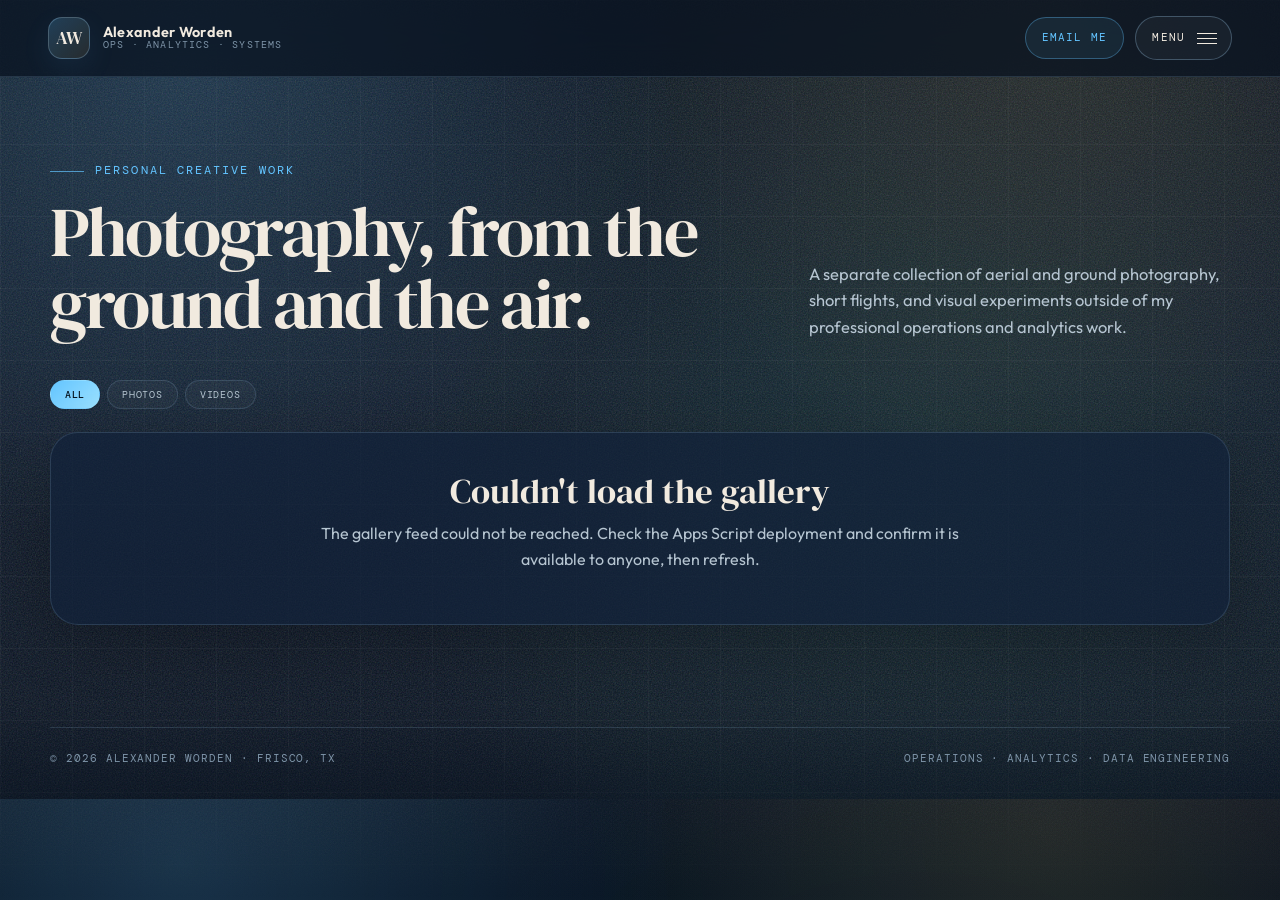
<file: photography.html>
<!DOCTYPE html>
<html lang="en">
<head>
<meta charset="UTF-8" />
<meta name="viewport" content="width=device-width, initial-scale=1.0" />
<meta name="description" content="Alexander Worden photography — aerial and ground photography, landscape footage, and personal creative work." />
<meta name="theme-color" content="#07111f" />
<link rel="icon" type="image/svg+xml" href="[data-uri]" />
<link rel="alternate icon" type="image/svg+xml" href="./aw-favicon.svg" />
<link rel="apple-touch-icon" href="./aw-favicon.svg" />
<title>Photography — Alexander Worden</title>
<link rel="preconnect" href="https://fonts.googleapis.com">
<link rel="preconnect" href="https://fonts.gstatic.com" crossorigin>
<link href="https://fonts.googleapis.com/css2?family=DM+Serif+Display:ital@0;1&family=DM+Mono:wght@400;500&family=Outfit:wght@300;400;500;600;700&display=swap" rel="stylesheet">
<style>
  :root {
    --ink: #07111f;
    --ink-2: #0d1b2f;
    --ink-3: #12233a;
    --panel: rgba(18, 35, 58, 0.74);
    --panel-strong: rgba(24, 48, 78, 0.92);
    --line: rgba(142, 184, 217, 0.18);
    --line-strong: rgba(142, 184, 217, 0.34);
    --text: #f1eadf;
    --soft: #b6c5d1;
    --muted: #7e94a8;
    --accent: #63c4ff;
    --accent-dark: #1d8cc7;
    --gold: #f3b84c;
    --green: #55d28f;
    --red: #ff7a7a;
    --shadow: 0 24px 70px rgba(0,0,0,0.35);
    --radius: 28px;
    --max: 1180px;
  }

  * { box-sizing: border-box; }
  html { scroll-behavior: smooth; }
  body {
    margin: 0;
    background:
      radial-gradient(circle at 14% 8%, rgba(99,196,255,0.18), transparent 31rem),
      radial-gradient(circle at 82% 4%, rgba(243,184,76,0.10), transparent 28rem),
      radial-gradient(circle at 72% 55%, rgba(85,210,143,0.09), transparent 34rem),
      linear-gradient(180deg, #07111f 0%, #0a1525 48%, #07111f 100%);
    color: var(--text);
    font-family: 'Outfit', system-ui, -apple-system, BlinkMacSystemFont, 'Segoe UI', sans-serif;
    line-height: 1.6;
    overflow-x: hidden;
  }

  body::before {
    content: "";
    position: fixed;
    inset: 0;
    pointer-events: none;
    z-index: -1;
    background-image:
      linear-gradient(rgba(255,255,255,0.035) 1px, transparent 1px),
      linear-gradient(90deg, rgba(255,255,255,0.032) 1px, transparent 1px),
      url("data:image/svg+xml,%3Csvg viewBox='0 0 256 256' xmlns='http://www.w3.org/2000/svg'%3E%3Cfilter id='n'%3E%3CfeTurbulence type='fractalNoise' baseFrequency='0.75' numOctaves='3' stitchTiles='stitch'/%3E%3C/filter%3E%3Crect width='100%25' height='100%25' filter='url(%23n)' opacity='0.20'/%3E%3C/svg%3E");
    background-size: 72px 72px, 72px 72px, 260px 260px;
    mask-image: linear-gradient(to bottom, black 0%, black 78%, transparent 100%);
  }

  a { color: inherit; }
  strong { color: var(--text); font-weight: 650; }
  .skip-link {
    position: absolute;
    left: -999px;
    top: 1rem;
    background: var(--accent);
    color: #06101e;
    padding: .8rem 1rem;
    border-radius: 999px;
    z-index: 999;
  }
  .skip-link:focus { left: 1rem; }

  nav {
    position: fixed;
    inset: 0 0 auto 0;
    z-index: 50;
    display: flex;
    align-items: center;
    justify-content: space-between;
    gap: 1rem;
    padding: 1rem clamp(1rem, 4vw, 3rem);
    background: rgba(7,17,31,0.72);
    border-bottom: 1px solid var(--line);
    backdrop-filter: blur(18px);
  }
  .brand {
    display: inline-flex;
    align-items: center;
    gap: .8rem;
    text-decoration: none;
  }
  .brand-mark {
    width: 42px;
    height: 42px;
    display: grid;
    place-items: center;
    border: 1px solid var(--line-strong);
    border-radius: 14px;
    background: linear-gradient(135deg, rgba(99,196,255,0.22), rgba(243,184,76,0.10));
    box-shadow: 0 10px 30px rgba(99,196,255,0.08);
    font-family: 'DM Serif Display', serif;
    font-size: 1.15rem;
  }
  .brand-copy { display: flex; flex-direction: column; line-height: 1.05; }
  .brand-name { font-size: .9rem; font-weight: 650; letter-spacing: .02em; }
  .brand-role { font-family: 'DM Mono', monospace; font-size: .62rem; color: var(--muted); text-transform: uppercase; letter-spacing: .12em; }
  .nav-links {
    display: flex;
    align-items: center;
    gap: clamp(.7rem, 2vw, 1.8rem);
    list-style: none;
    padding: 0;
    margin: 0;
  }
  .nav-links a {
    color: var(--soft);
    text-decoration: none;
    font-family: 'DM Mono', monospace;
    font-size: .68rem;
    letter-spacing: .12em;
    text-transform: uppercase;
    padding: .45rem 0;
    border-bottom: 1px solid transparent;
    transition: color .2s ease, border-color .2s ease;
  }
  .nav-links a:hover,
  .nav-links a.active { color: var(--accent); border-color: var(--accent); }
  .nav-action {
    text-decoration: none;
    font-family: 'DM Mono', monospace;
    font-size: .66rem;
    letter-spacing: .11em;
    text-transform: uppercase;
    border: 1px solid rgba(99,196,255,0.35);
    color: var(--accent);
    padding: .72rem 1rem;
    border-radius: 999px;
    background: rgba(99,196,255,0.08);
  }

  main { position: relative; }
  section, .section-wrap {
    width: min(var(--max), calc(100% - 2rem));
    margin-inline: auto;
    padding: clamp(4.2rem, 8vw, 7.5rem) 0;
  }
  .eyebrow {
    display: inline-flex;
    align-items: center;
    gap: .7rem;
    font-family: 'DM Mono', monospace;
    font-size: .72rem;
    letter-spacing: .18em;
    text-transform: uppercase;
    color: var(--accent);
    margin: 0 0 1rem;
  }
  .eyebrow::before {
    content: "";
    width: 34px;
    height: 1px;
    background: currentColor;
    opacity: .7;
  }
  .section-heading {
    display: grid;
    grid-template-columns: minmax(0, .95fr) minmax(260px, .55fr);
    gap: 2rem;
    align-items: end;
    margin-bottom: 2.5rem;
  }
  h1, h2, h3 { margin: 0; line-height: 1.02; }
  h1, h2 { font-family: 'DM Serif Display', Georgia, serif; font-weight: 400; letter-spacing: -.035em; }
  h2 { font-size: clamp(2.45rem, 5.5vw, 4.7rem); }
  .section-lede { color: var(--soft); margin: 0; max-width: 52ch; font-size: 1.03rem; }

  .button {
    display: inline-flex;
    align-items: center;
    justify-content: center;
    gap: .6rem;
    min-height: 48px;
    border-radius: 999px;
    padding: .82rem 1.25rem;
    text-decoration: none;
    font-family: 'DM Mono', monospace;
    font-size: .72rem;
    letter-spacing: .11em;
    text-transform: uppercase;
    border: 1px solid var(--line-strong);
    transition: transform .2s ease, border-color .2s ease, background .2s ease, color .2s ease;
    cursor: pointer;
  }
  .button:hover { transform: translateY(-2px); }
  .button.primary {
    background: linear-gradient(135deg, var(--accent), #9be1ff);
    color: #04101b;
    border-color: transparent;
    box-shadow: 0 14px 40px rgba(99,196,255,0.24);
    font-weight: 650;
  }
  .button.secondary { color: var(--text); background: rgba(255,255,255,0.035); }
  .button.secondary:hover { border-color: var(--accent); color: var(--accent); }

  .card {
    border: 1px solid var(--line);
    background: var(--panel);
    border-radius: var(--radius);
    box-shadow: 0 18px 60px rgba(0,0,0,0.20);
  }

  footer {
    border-top: 1px solid var(--line);
    width: min(var(--max), calc(100% - 2rem));
    margin-inline: auto;
    padding: 1.4rem 0 2rem;
    display: flex;
    justify-content: space-between;
    gap: 1rem;
    color: var(--muted);
    font-family: 'DM Mono', monospace;
    font-size: .66rem;
    letter-spacing: .09em;
    text-transform: uppercase;
  }

  .reveal { opacity: 0; transform: translateY(18px); transition: opacity .7s ease, transform .7s ease; }
  .reveal.visible { opacity: 1; transform: translateY(0); }

  @media (prefers-reduced-motion: reduce) {
    html { scroll-behavior: auto; }
    *, *::before, *::after { animation-duration: .01ms !important; animation-iteration-count: 1 !important; transition-duration: .01ms !important; }
    .reveal { opacity: 1; transform: none; }
  }

  /* BURGER MENU */
  .nav-controls { display: flex; align-items: center; gap: .7rem; }
  .menu-toggle { min-height: 44px; display: inline-flex; align-items: center; gap: .7rem; border: 1px solid var(--line-strong); border-radius: 999px; padding: .64rem .9rem .64rem 1rem; background: rgba(255,255,255,.04); color: var(--text); cursor: pointer; font: inherit; transition: border-color .2s ease, background .2s ease, transform .2s ease; }
  .menu-toggle:hover { border-color: rgba(99,196,255,.65); background: rgba(99,196,255,.09); transform: translateY(-1px); }
  .menu-label { font-family: 'DM Mono', monospace; font-size: .67rem; letter-spacing: .12em; text-transform: uppercase; }
  .burger-icon { width: 20px; display: grid; gap: 4px; }
  .burger-icon span { display: block; width: 100%; height: 1px; background: currentColor; transition: transform .25s ease, opacity .2s ease; transform-origin: center; }
  body.menu-open .burger-icon span:nth-child(1) { transform: translateY(5px) rotate(45deg); }
  body.menu-open .burger-icon span:nth-child(2) { opacity: 0; }
  body.menu-open .burger-icon span:nth-child(3) { transform: translateY(-5px) rotate(-45deg); }
  body.menu-open { overflow: hidden; }
  .menu-backdrop { position: fixed; inset: 0; z-index: 80; background: rgba(1,7,14,.68); opacity: 0; visibility: hidden; backdrop-filter: blur(4px); transition: opacity .25s ease, visibility .25s ease; }
  .menu-backdrop.open { opacity: 1; visibility: visible; }
  .menu-drawer { position: fixed; top: 0; right: 0; z-index: 90; width: min(460px, 92vw); height: 100dvh; display: grid; grid-template-rows: auto 1fr auto; background: linear-gradient(160deg, rgba(18,35,58,.99), rgba(7,17,31,.99)); border-left: 1px solid var(--line-strong); box-shadow: -28px 0 80px rgba(0,0,0,.42); transform: translateX(102%); visibility: hidden; transition: transform .32s cubic-bezier(.2,.75,.25,1), visibility .32s ease; }
  .menu-drawer.open { transform: translateX(0); visibility: visible; }
  .menu-drawer-head { display: flex; align-items: flex-start; justify-content: space-between; gap: 1rem; padding: 1.5rem; border-bottom: 1px solid var(--line); }
  .menu-kicker, .menu-group > p { color: var(--accent); font-family: 'DM Mono', monospace; font-size: .66rem; letter-spacing: .16em; text-transform: uppercase; }
  .menu-title { margin-top: .35rem; font-family: 'DM Serif Display', serif; font-size: 1.8rem; line-height: 1; }
  .menu-close { width: 40px; height: 40px; display: grid; place-items: center; border: 1px solid var(--line); border-radius: 999px; color: var(--soft); background: rgba(255,255,255,.035); font-size: 1.5rem; cursor: pointer; }
  .menu-close:hover { color: var(--accent); border-color: var(--accent); }
  .menu-drawer-body { padding: 1rem 1.5rem 1.4rem; overflow-y: auto; }
  .menu-group { padding: .8rem 0 1rem; border-bottom: 1px solid var(--line); }
  .menu-group:last-child { border-bottom: 0; }
  .menu-group > p { margin: 0 0 .55rem; }
  .menu-link { display: grid; grid-template-columns: 34px 1fr; align-items: center; gap: .5rem; padding: .7rem 0; color: var(--soft); text-decoration: none; font-size: 1.08rem; transition: color .2s ease, transform .2s ease; }
  .menu-link > span { color: var(--muted); font: .66rem 'DM Mono', monospace; letter-spacing: .08em; }
  .menu-link:hover, .menu-link.active { color: var(--accent); transform: translateX(4px); }
  .menu-link-sub { padding-left: 1.1rem; font-size: .92rem; color: var(--muted); }
  .menu-link-external { color: var(--gold); }
  .menu-drawer-foot { display: grid; gap: .35rem; padding: 1.2rem 1.5rem 1.5rem; border-top: 1px solid var(--line); color: var(--muted); font: .62rem 'DM Mono', monospace; letter-spacing: .08em; text-transform: uppercase; }
  .menu-drawer-foot a { color: var(--soft); text-decoration: none; text-transform: none; letter-spacing: 0; font-size: .72rem; }

  .subsection-kicker { margin: 0 0 .45rem; color: var(--gold); font: .67rem 'DM Mono', monospace; letter-spacing: .16em; text-transform: uppercase; }

  /* ============================================================
     PHOTOGRAPHY MASONRY GALLERY
     ============================================================ */
  .gallery-toolbar {
    display: flex;
    flex-wrap: wrap;
    align-items: center;
    justify-content: space-between;
    gap: .8rem;
    margin: 0 0 1.4rem;
  }
  .gallery-filters { display: flex; flex-wrap: wrap; gap: .45rem; }
  .filter-chip {
    border: 1px solid var(--line);
    border-radius: 999px;
    padding: .45rem .85rem;
    color: var(--soft);
    background: rgba(255,255,255,.03);
    font: .64rem 'DM Mono', monospace;
    letter-spacing: .09em;
    text-transform: uppercase;
    cursor: pointer;
    transition: color .2s ease, border-color .2s ease, background .2s ease;
  }
  .filter-chip:hover { color: var(--accent); border-color: var(--accent); }
  .filter-chip.active {
    color: #04101b;
    background: linear-gradient(135deg, var(--accent), #9be1ff);
    border-color: transparent;
    font-weight: 500;
  }
  .gallery-count { color: var(--muted); font: .64rem 'DM Mono', monospace; letter-spacing: .09em; text-transform: uppercase; }

  .masonry {
    columns: 3;
    column-gap: 1rem;
  }
  .masonry-item {
    position: relative;
    display: block;
    width: 100%;
    margin: 0 0 1rem;
    padding: 0;
    border: 1px solid var(--line);
    border-radius: 20px;
    overflow: hidden;
    background: rgba(18,35,58,.58);
    break-inside: avoid;
    cursor: zoom-in;
    font: inherit;
    color: inherit;
    text-align: left;
    transition: transform .25s ease, border-color .25s ease, box-shadow .25s ease;
  }
  .masonry-item:hover,
  .masonry-item:focus-visible {
    transform: translateY(-4px);
    border-color: rgba(99,196,255,.5);
    box-shadow: 0 18px 50px rgba(0,0,0,.35);
  }
  .masonry-item:focus-visible { outline: 2px solid var(--accent); outline-offset: 3px; }
  .masonry-item img,
  .masonry-item video {
    display: block;
    width: 100%;
    height: auto;
    background: #020617;
  }
  .video-thumb-wrap {
    position: relative;
    overflow: hidden;
    background: #020617;
  }
  .video-thumb-wrap img {
    aspect-ratio: 16 / 9;
    object-fit: cover;
    transition: transform .35s ease, opacity .25s ease;
  }
  .masonry-item:hover .video-thumb-wrap img,
  .masonry-item:focus-visible .video-thumb-wrap img { transform: scale(1.025); opacity: .9; }
  .video-play-badge {
    position: absolute;
    left: 50%;
    top: 50%;
    transform: translate(-50%, -50%);
    width: 58px;
    height: 58px;
    display: grid;
    place-items: center;
    padding-left: 4px;
    border: 1px solid rgba(255,255,255,.55);
    border-radius: 50%;
    color: white;
    background: rgba(7,17,31,.68);
    box-shadow: 0 14px 35px rgba(0,0,0,.36);
    backdrop-filter: blur(8px);
    font-size: 1.2rem;
  }
  .masonry-caption {
    display: flex;
    align-items: center;
    justify-content: space-between;
    gap: .6rem;
    padding: .7rem .9rem .8rem;
    border-top: 1px solid var(--line);
  }
  .masonry-caption b { font-size: .88rem; font-weight: 500; color: var(--text); line-height: 1.25; }
  .masonry-caption small { flex: 0 0 auto; color: var(--gold); font: .58rem 'DM Mono', monospace; letter-spacing: .09em; text-transform: uppercase; }

  .gallery-state {
    padding: clamp(1.5rem, 4vw, 2.6rem);
    text-align: center;
  }
  .gallery-state h3 { font-family: 'DM Serif Display', serif; font-weight: 400; font-size: clamp(1.6rem, 3vw, 2.2rem); margin-bottom: .7rem; }
  .gallery-state p { color: var(--soft); max-width: 58ch; margin: 0 auto .6rem; }
  .gallery-state code {
    font-family: 'DM Mono', monospace;
    font-size: .82rem;
    color: var(--accent);
    background: rgba(99,196,255,.08);
    border: 1px solid rgba(99,196,255,.22);
    border-radius: 8px;
    padding: .12rem .45rem;
  }
  .gallery-spinner {
    width: 34px;
    height: 34px;
    margin: 0 auto 1rem;
    border: 2px solid var(--line-strong);
    border-top-color: var(--accent);
    border-radius: 50%;
    animation: spin 1s linear infinite;
  }
  @keyframes spin { to { transform: rotate(360deg); } }

  /* LIGHTBOX */
  .lightbox {
    position: fixed;
    inset: 0;
    z-index: 200;
    display: none;
    align-items: center;
    justify-content: center;
    padding: clamp(1rem, 4vw, 3rem);
    background: rgba(1,7,14,.92);
    backdrop-filter: blur(10px);
  }
  .lightbox.open { display: flex; }
  .lightbox img,
  .lightbox video {
    max-width: min(1200px, 100%);
    max-height: 84vh;
    border-radius: 16px;
    border: 1px solid var(--line-strong);
    box-shadow: 0 30px 90px rgba(0,0,0,.6);
  }
  .youtube-frame {
    width: min(1120px, 88vw);
    aspect-ratio: 16 / 9;
    border: 1px solid var(--line-strong);
    border-radius: 16px;
    overflow: hidden;
    background: #020617;
    box-shadow: 0 30px 90px rgba(0,0,0,.6);
  }
  .youtube-frame iframe { width: 100%; height: 100%; border: 0; display: block; }
  .lightbox-caption {
    position: absolute;
    left: 50%;
    bottom: clamp(.8rem, 3vw, 1.6rem);
    transform: translateX(-50%);
    max-width: min(90vw, 640px);
    color: var(--soft);
    font: .72rem 'DM Mono', monospace;
    letter-spacing: .08em;
    text-transform: uppercase;
    text-align: center;
  }
  .lightbox-btn {
    position: absolute;
    top: 50%;
    transform: translateY(-50%);
    width: 46px;
    height: 46px;
    display: grid;
    place-items: center;
    border: 1px solid var(--line-strong);
    border-radius: 999px;
    color: var(--text);
    background: rgba(7,17,31,.7);
    font-size: 1.2rem;
    cursor: pointer;
    transition: color .2s ease, border-color .2s ease;
  }
  .lightbox-btn:hover { color: var(--accent); border-color: var(--accent); }
  .lightbox-prev { left: clamp(.6rem, 2vw, 1.4rem); }
  .lightbox-next { right: clamp(.6rem, 2vw, 1.4rem); }
  .lightbox-close {
    position: absolute;
    top: clamp(.8rem, 2vw, 1.4rem);
    right: clamp(.8rem, 2vw, 1.4rem);
    width: 44px;
    height: 44px;
    display: grid;
    place-items: center;
    border: 1px solid var(--line-strong);
    border-radius: 999px;
    color: var(--text);
    background: rgba(7,17,31,.7);
    font-size: 1.4rem;
    cursor: pointer;
  }
  .lightbox-close:hover { color: var(--accent); border-color: var(--accent); }

  @media (max-width: 1040px) {
    .section-heading { grid-template-columns: 1fr; }
    .masonry { columns: 2; }
  }
  @media (max-width: 760px) {
    nav { padding: .75rem 1rem; }
    .brand-role { display: none; }
    .nav-links { display: none; }
    .nav-action { display: none; }
    .menu-toggle { padding: .62rem .75rem; }
    .menu-label { display: none; }
    section, .section-wrap { width: min(100% - 1.2rem, var(--max)); padding: 4.6rem 0; }
    .masonry { columns: 1; }
    footer { flex-direction: column; text-align: center; }
  }

  @media print {
    body { background: white; color: #111; }
    nav, .menu-drawer, .menu-backdrop, .lightbox, body::before { display: none !important; }
    section, .section-wrap, footer { width: 100%; padding: 1rem 0; margin: 0; }
    h2 { color: #111; }
    .card, .masonry-item { border: 1px solid #ddd; background: white; box-shadow: none; }
    .reveal { opacity: 1; transform: none; }
  }
</style>
</head>
<body>
<a class="skip-link" href="#main">Skip to content</a>
<nav aria-label="Primary navigation">
  <a class="brand" href="./index.html" aria-label="Return to Alexander Worden portfolio">
    <span class="brand-mark">AW</span>
    <span class="brand-copy">
      <span class="brand-name">Alexander Worden</span>
      <span class="brand-role">Ops · Analytics · Systems</span>
    </span>
  </a>
  <div class="nav-controls">
    <a class="nav-action" href="mailto:alexanderjworden@gmail.com">Email Me</a>
    <button class="menu-toggle" id="menuToggle" type="button" aria-label="Open site menu" aria-controls="siteMenu" aria-expanded="false">
      <span class="menu-label">Menu</span>
      <span class="burger-icon" aria-hidden="true"><span></span><span></span><span></span></span>
    </button>
  </div>
</nav>
<div class="menu-backdrop" id="menuBackdrop" aria-hidden="true"></div>
<aside class="menu-drawer" id="siteMenu" aria-hidden="true" aria-label="Site menu">
  <div class="menu-drawer-head">
    <div>
      <div class="menu-kicker">Alexander Worden</div>
      <div class="menu-title">Explore the portfolio</div>
    </div>
    <button class="menu-close" id="menuClose" type="button" aria-label="Close site menu">×</button>
  </div>
  <div class="menu-drawer-body">
    <div class="menu-group">
      <p>Main</p>
      <a class="menu-link" href="./index.html#top"><span>01</span>Overview</a>
      <a class="menu-link" href="./index.html#impact"><span>02</span>Impact</a>
      <a class="menu-link" href="./index.html#projects"><span>03</span>Projects</a>
      <a class="menu-link menu-link-sub" href="./index.html#demos"><span>↳</span>Demos</a>
      <a class="menu-link" href="./index.html#experience"><span>04</span>Experience</a>
      <a class="menu-link" href="./index.html#skills"><span>05</span>Skills</a>
      <a class="menu-link" href="./index.html#credentials"><span>06</span>Credentials</a>
    </div>
    <div class="menu-group">
      <p>Creative</p>
      <a class="menu-link active" href="./photography.html" aria-current="page"><span>07</span>Photography</a>
    </div>
    <div class="menu-group">
      <p>Connect</p>
      <a class="menu-link" href="./index.html#contact"><span>08</span>Contact</a>
      <a class="menu-link menu-link-external" href="./assets/resumes/Alexander_Worden_01_General_Operations.pdf" download><span>↓</span>Download résumé</a>
    </div>
  </div>
  <div class="menu-drawer-foot">
    <span>Operations · Analytics · Data Engineering</span>
    <a href="mailto:alexanderjworden@gmail.com">alexanderjworden@gmail.com</a>
  </div>
</aside>

<main id="main">
  <section id="photography" aria-labelledby="photography-title" style="padding-top:clamp(8.5rem,12vw,10rem);">
    <div class="section-heading reveal">
      <div>
        <p class="eyebrow">Personal creative work</p>
        <h2 id="photography-title">Photography, from the ground and the air.</h2>
      </div>
      <p class="section-lede">A separate collection of aerial and ground photography, short flights, and visual experiments outside of my professional operations and analytics work.</p>
    </div>

    <div class="gallery-toolbar reveal">
      <div class="gallery-filters" role="group" aria-label="Filter gallery">
        <button class="filter-chip active" type="button" data-filter="all">All</button>
        <button class="filter-chip" type="button" data-filter="photo">Photos</button>
        <button class="filter-chip" type="button" data-filter="video">Videos</button>
      </div>
      <span class="gallery-count" id="galleryCount" aria-live="polite"></span>
    </div>

    <div id="galleryStatus" class="gallery-state card reveal">
      <div class="gallery-spinner" aria-hidden="true"></div>
      <h3>Loading gallery</h3>
      <p>Pulling the latest photography and films…</p>
    </div>

    <div class="masonry" id="masonryGrid" aria-label="Photography gallery"></div>
  </section>
</main>

<footer>
  <span>© <span id="year"></span> Alexander Worden · Frisco, TX</span>
  <span>Operations · Analytics · Data Engineering</span>
</footer>

<!-- LIGHTBOX -->
<div class="lightbox" id="lightbox" role="dialog" aria-modal="true" aria-label="Image viewer">
  <button class="lightbox-close" id="lightboxClose" type="button" aria-label="Close viewer">×</button>
  <button class="lightbox-btn lightbox-prev" id="lightboxPrev" type="button" aria-label="Previous item">‹</button>
  <div id="lightboxContent"></div>
  <button class="lightbox-btn lightbox-next" id="lightboxNext" type="button" aria-label="Next item">›</button>
  <div class="lightbox-caption" id="lightboxCaption"></div>
</div>

<!-- ============================================================
     VISITOR TRACKER — invisible, no UI impact whatsoever
     ============================================================ -->
<script>
(function () {
  var ENDPOINT = "https://script.google.com/macros/s/AKfycbypZXzPYXnfl6I4ELPElZheq0B4pGwxXhffE2mwS21jG12zQi8s_tjanagjzSwITZroOA/exec";

  if (!ENDPOINT || ENDPOINT === "YOUR_DEPLOYMENT_URL_HERE") return;

  var startTime = Date.now();
  var pingSent  = false;

  function parseUA(ua) {
    var device =
      /Mobi|Android|iPhone|iPad|iPod/i.test(ua) ? "Mobile" :
      /Tablet|iPad/i.test(ua)                    ? "Tablet" : "Desktop";

    var os =
      /Windows NT 10|Windows NT 11/.test(ua) ? "Windows 10/11" :
      /Windows/.test(ua)                     ? "Windows (older)" :
      /iPhone|iPad|iPod/.test(ua)            ? "iOS" :
      /Android/.test(ua)                     ? "Android" :
      /Mac OS X/.test(ua)                    ? "macOS" :
      /Linux/.test(ua)                       ? "Linux" : "Unknown";

    var browser =
      /Edg\//.test(ua)     ? "Edge" :
      /OPR\/|Opera/.test(ua) ? "Opera" :
      /Chrome\//.test(ua)  ? "Chrome" :
      /Firefox\//.test(ua) ? "Firefox" :
      /Safari\//.test(ua)  ? "Safari" : "Unknown";

    return { device: device, os: os, browser: browser };
  }

  function sendPing(eventType, duration) {
    var ua   = parseUA(navigator.userAgent);
    var base = {
      event:   eventType || "load",
      device:  ua.device,
      os:      ua.os,
      browser: ua.browser,
      screen:  screen.width + "x" + screen.height,
      tz:      (Intl && Intl.DateTimeFormat)
                 ? Intl.DateTimeFormat().resolvedOptions().timeZone
                 : "",
      lang:    navigator.language || "",
      ref:     document.referrer  || "",
      url:     window.location.href,
      duration: duration != null ? String(duration) : ""
    };

    fetch("https://ipapi.co/json/", { cache: "no-store" })
      .then(function (r) { return r.json(); })
      .then(function (geo) {
        base.ip      = geo.ip           || "";
        base.city    = geo.city         || "";
        base.region  = geo.region       || "";
        base.country = geo.country_name || "";
        base.isp     = geo.org          || "";
      })
      .catch(function () {})
      .finally(function () {
        var qs = Object.keys(base)
          .map(function (k) {
            return encodeURIComponent(k) + "=" + encodeURIComponent(base[k]);
          })
          .join("&");
        fetch(ENDPOINT + "?" + qs, { mode: "no-cors" }).catch(function () {});
      });
  }

  window.addEventListener("load", function () {
    if (!pingSent) {
      pingSent = true;
      sendPing("load", null);
    }
  });

  function onExit() {
    var duration = Math.round((Date.now() - startTime) / 1000);
    sendPing("exit", duration);
  }

  window.addEventListener("beforeunload", onExit);

  document.addEventListener("visibilitychange", function () {
    if (document.visibilityState === "hidden") onExit();
  });
})();
</script>

<script src="./gallery-config.js"></script>

<!-- ============================================================
     GOOGLE DRIVE + YOUTUBE GALLERY

     Photos are listed by the public Google Apps Script feed from a dedicated
     Google Drive folder. YouTube links are managed in the companion Google
     Sheet created by setupGallery().

     Edit only gallery-config.js after deploying the Apps Script web app.
     ============================================================ -->
<script>
(function () {
  var config = window.AW_GALLERY_CONFIG || {};
  var API_URL = String(config.appsScriptUrl || "").trim();
  var grid    = document.getElementById("masonryGrid");
  var status  = document.getElementById("galleryStatus");
  var countEl = document.getElementById("galleryCount");
  var items   = [];
  var filter  = "all";

  function showState(title, bodyHTML) {
    status.style.display = "";
    status.innerHTML = "<h3>" + title + "</h3>" + bodyHTML;
  }

  function hideState() { status.style.display = "none"; }

  function itemTitle(item) {
    return String(item.title || item.caption || "").trim();
  }

  function itemDescription(item) {
    return String(item.description || "").trim();
  }

  function updateCount() {
    var visible = items.filter(function (item) {
      return filter === "all" || item.type === filter;
    }).length;
    var photos = items.filter(function (item) { return item.type === "photo"; }).length;
    var videos = items.filter(function (item) { return item.type === "video"; }).length;

    countEl.textContent = filter === "all"
      ? photos + " photos · " + videos + " videos"
      : visible + (filter === "photo" ? " photos" : " videos");
  }

  function createCaption(item) {
    var title = itemTitle(item);
    if (!title) return null;

    var caption = document.createElement("div");
    caption.className = "masonry-caption";

    var label = document.createElement("b");
    label.textContent = title;

    var kind = document.createElement("small");
    kind.textContent = item.type === "video" ? "YouTube" : "Photo";

    caption.appendChild(label);
    caption.appendChild(kind);
    return caption;
  }

  function render() {
    grid.innerHTML = "";
    var shown = items.filter(function (item) {
      return filter === "all" || item.type === filter;
    });

    shown.forEach(function (item, index) {
      var tile = document.createElement("button");
      tile.className = "masonry-item";
      tile.type = "button";
      tile.setAttribute(
        "aria-label",
        "View " + (itemTitle(item) || (item.type === "video" ? "video" : "photo"))
      );

      if (item.type === "video") {
        var videoWrap = document.createElement("div");
        videoWrap.className = "video-thumb-wrap";

        var videoImage = document.createElement("img");
        videoImage.src = item.thumbnailUrl;
        videoImage.alt = "";
        videoImage.loading = "lazy";
        videoImage.decoding = "async";

        var playBadge = document.createElement("span");
        playBadge.className = "video-play-badge";
        playBadge.setAttribute("aria-hidden", "true");
        playBadge.textContent = "▶";

        videoWrap.appendChild(videoImage);
        videoWrap.appendChild(playBadge);
        tile.appendChild(videoWrap);
      } else {
        var image = document.createElement("img");
        image.src = item.thumbnailUrl || item.fullUrl;
        image.alt = itemTitle(item) || "Photography by Alexander Worden";
        image.loading = "lazy";
        image.decoding = "async";
        image.addEventListener("error", function () {
          if (item.fullUrl && image.src !== item.fullUrl) image.src = item.fullUrl;
        }, { once: true });
        tile.appendChild(image);
      }

      var caption = createCaption(item);
      if (caption) tile.appendChild(caption);

      tile.addEventListener("click", function () { openLightbox(shown, index); });
      grid.appendChild(tile);
    });

    updateCount();
  }

  // ── Lightbox ─────────────────────────────────────────────────
  var lightbox  = document.getElementById("lightbox");
  var lbContent = document.getElementById("lightboxContent");
  var lbCaption = document.getElementById("lightboxCaption");
  var lbSet     = [];
  var lbIndex   = 0;
  var lastFocus = null;

  function renderLightbox() {
    var item = lbSet[lbIndex];
    if (!item) return;

    lbContent.innerHTML = "";

    if (item.type === "video") {
      var frame = document.createElement("div");
      frame.className = "youtube-frame";

      var iframe = document.createElement("iframe");
      iframe.src = item.embedUrl;
      iframe.title = itemTitle(item) || "YouTube video";
      iframe.allow = "autoplay; encrypted-media; picture-in-picture; fullscreen";
      iframe.allowFullscreen = true;
      iframe.referrerPolicy = "strict-origin-when-cross-origin";

      frame.appendChild(iframe);
      lbContent.appendChild(frame);
    } else {
      var image = document.createElement("img");
      image.src = item.fullUrl || item.thumbnailUrl;
      image.alt = itemTitle(item) || "Photography by Alexander Worden";
      lbContent.appendChild(image);
    }

    var details = itemTitle(item);
    var description = itemDescription(item);
    if (description) details += (details ? " — " : "") + description;
    lbCaption.textContent = details + "  ·  " + (lbIndex + 1) + " / " + lbSet.length;
  }

  function openLightbox(set, index) {
    lbSet = set;
    lbIndex = index;
    lastFocus = document.activeElement;
    lightbox.classList.add("open");
    document.body.style.overflow = "hidden";
    renderLightbox();
    document.getElementById("lightboxClose").focus();
  }

  function closeLightbox() {
    lightbox.classList.remove("open");
    lbContent.innerHTML = "";
    document.body.style.overflow = "";
    if (lastFocus) lastFocus.focus();
  }

  function stepLightbox(direction) {
    if (!lbSet.length) return;
    lbIndex = (lbIndex + direction + lbSet.length) % lbSet.length;
    renderLightbox();
  }

  document.getElementById("lightboxClose").addEventListener("click", closeLightbox);
  document.getElementById("lightboxPrev").addEventListener("click", function () { stepLightbox(-1); });
  document.getElementById("lightboxNext").addEventListener("click", function () { stepLightbox(1); });
  lightbox.addEventListener("click", function (event) {
    if (event.target === lightbox) closeLightbox();
  });
  document.addEventListener("keydown", function (event) {
    if (!lightbox.classList.contains("open")) return;
    if (event.key === "Escape") closeLightbox();
    if (event.key === "ArrowLeft") stepLightbox(-1);
    if (event.key === "ArrowRight") stepLightbox(1);
  });

  // ── Filters ──────────────────────────────────────────────────
  document.querySelectorAll(".filter-chip").forEach(function (chip) {
    chip.addEventListener("click", function () {
      document.querySelectorAll(".filter-chip").forEach(function (candidate) {
        candidate.classList.remove("active");
      });
      chip.classList.add("active");
      filter = chip.getAttribute("data-filter");
      render();
    });
  });

  // ── Load the public Apps Script feed using JSONP ─────────────
  function loadGallery() {
    if (!API_URL || API_URL.indexOf("PASTE_YOUR_") !== -1) {
      showState(
        "Gallery connection needed",
        "<p>Deploy the included Google Apps Script as a public web app, then paste its <code>/exec</code> URL into <code>gallery-config.js</code>.</p>"
      );
      countEl.textContent = "";
      return;
    }

    var callbackName = "__awGalleryCallback_" + Date.now();
    var loader = document.createElement("script");
    var finished = false;
    var timeoutId;

    function cleanUp() {
      clearTimeout(timeoutId);
      try { delete window[callbackName]; } catch (error) { window[callbackName] = undefined; }
      if (loader.parentNode) loader.parentNode.removeChild(loader);
    }

    function fail(message) {
      if (finished) return;
      finished = true;
      cleanUp();
      showState(
        "Couldn't load the gallery",
        "<p>" + message + " Check the Apps Script deployment and confirm it is available to anyone, then refresh.</p>"
      );
      countEl.textContent = "";
    }

    window[callbackName] = function (payload) {
      if (finished) return;

      if (!payload || payload.ok === false) {
        finished = true;
        cleanUp();
        showState(
          "Couldn't load the gallery",
          "<p>" + (payload && payload.error ? payload.error : "The gallery feed returned an error.") +
          " Check the Apps Script deployment and confirm it is available to anyone, then refresh.</p>"
        );
        countEl.textContent = "";
        return;
      }

      finished = true;
      cleanUp();

      items = Array.isArray(payload.items)
        ? payload.items.filter(function (item) {
            return item && (item.type === "photo" || item.type === "video");
          })
        : [];

      if (payload.warnings && payload.warnings.length) {
        console.warn("Gallery feed warnings:", payload.warnings);
      }

      if (!items.length) {
        showState(
          "Nothing here yet",
          "<p>Add photos to the portfolio Drive folder or add public or unlisted YouTube links to the Videos spreadsheet. New items will appear automatically.</p>"
        );
        countEl.textContent = "";
        return;
      }

      hideState();
      render();
    };

    timeoutId = setTimeout(function () {
      fail("The gallery feed took too long to respond.");
    }, 20000);

    loader.async = true;
    loader.onerror = function () {
      fail("The gallery feed could not be reached.");
    };
    loader.src = API_URL +
      (API_URL.indexOf("?") === -1 ? "?" : "&") +
      "callback=" + encodeURIComponent(callbackName) +
      "&t=" + Date.now();
    document.head.appendChild(loader);
  }

  loadGallery();
})();
</script>

<script>
  // ── Reveal-on-scroll ─────────────────────────────────────────
  var revealObserver = new IntersectionObserver(function (entries) {
    entries.forEach(function (entry) {
      if (entry.isIntersecting) {
        entry.target.classList.add('visible');
        revealObserver.unobserve(entry.target);
      }
    });
  }, { threshold: 0.12, rootMargin: '0px 0px -30px 0px' });

  document.querySelectorAll('.reveal').forEach(function (el, index) {
    el.style.transitionDelay = Math.min(index * 28, 180) + 'ms';
    revealObserver.observe(el);
  });

  // ── Burger drawer controls ────────────────────────────────────
  var menuToggle = document.getElementById('menuToggle');
  var menuClose = document.getElementById('menuClose');
  var siteMenu = document.getElementById('siteMenu');
  var menuBackdrop = document.getElementById('menuBackdrop');
  var lastMenuFocus = null;

  function openSiteMenu() {
    lastMenuFocus = document.activeElement;
    document.body.classList.add('menu-open');
    siteMenu.classList.add('open');
    menuBackdrop.classList.add('open');
    siteMenu.setAttribute('aria-hidden', 'false');
    menuToggle.setAttribute('aria-expanded', 'true');
    menuToggle.setAttribute('aria-label', 'Close site menu');
    setTimeout(function () { menuClose.focus(); }, 80);
  }

  function closeSiteMenu(returnFocus) {
    document.body.classList.remove('menu-open');
    siteMenu.classList.remove('open');
    menuBackdrop.classList.remove('open');
    siteMenu.setAttribute('aria-hidden', 'true');
    menuToggle.setAttribute('aria-expanded', 'false');
    menuToggle.setAttribute('aria-label', 'Open site menu');
    if (returnFocus && lastMenuFocus) lastMenuFocus.focus();
  }

  menuToggle.addEventListener('click', function () {
    if (siteMenu.classList.contains('open')) closeSiteMenu(true);
    else openSiteMenu();
  });
  menuClose.addEventListener('click', function () { closeSiteMenu(true); });
  menuBackdrop.addEventListener('click', function () { closeSiteMenu(true); });
  document.addEventListener('keydown', function (event) {
    if (event.key === 'Escape' && siteMenu.classList.contains('open') && !document.getElementById('lightbox').classList.contains('open')) closeSiteMenu(true);
  });
  document.querySelectorAll('.menu-link[href^="#"]').forEach(function (link) {
    link.addEventListener('click', function () { closeSiteMenu(false); });
  });

  // ── Footer year ───────────────────────────────────────────────
  document.getElementById('year').textContent = new Date().getFullYear();
</script>
</body>
</html>
</file>
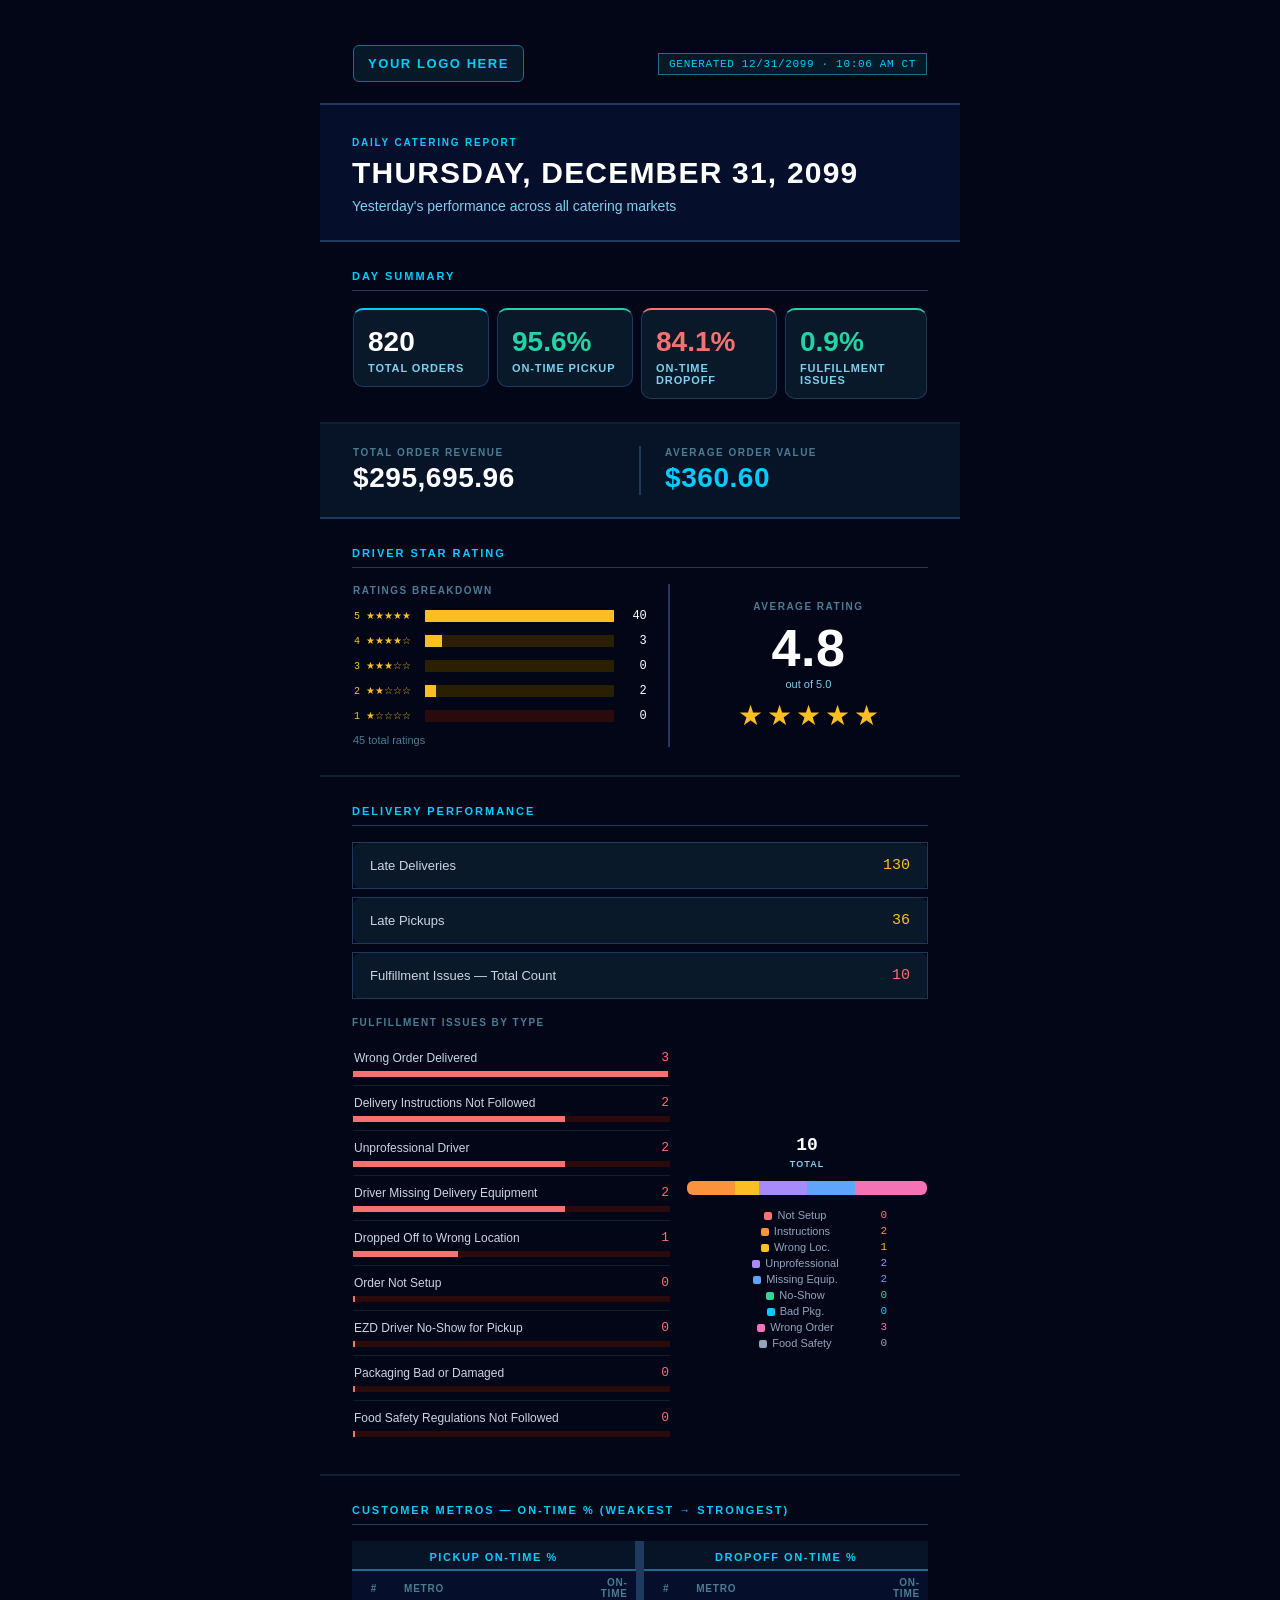
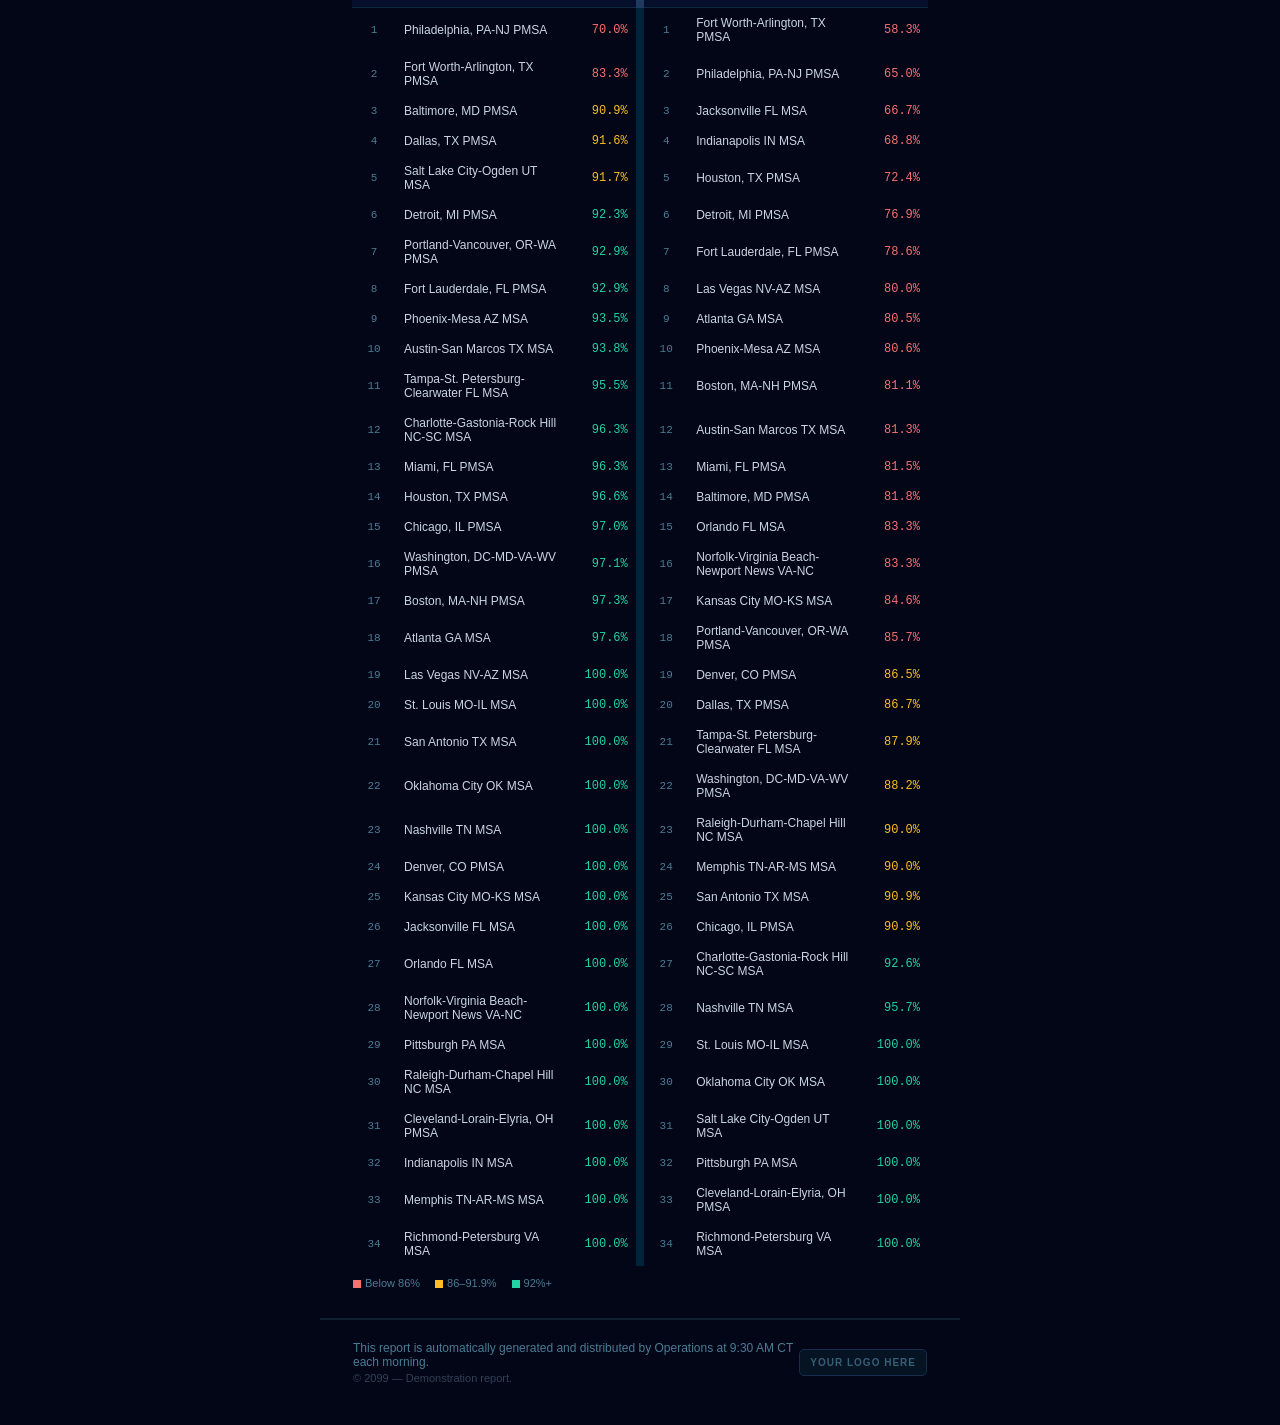
<file: demos/operations-report/daily-operations-report-demo.html>
<!DOCTYPE html PUBLIC "-//W3C//DTD XHTML 1.0 Transitional//EN" "http://www.w3.org/TR/xhtml1/DTD/xhtml1-transitional.dtd">
<html dir="ltr" lang="en" xmlns="http://www.w3.org/1999/xhtml" xmlns:v="urn:schemas-microsoft-com:vml" xmlns:o="urn:schemas-microsoft-com:office:office">
<head>
  <meta charset="UTF-8">
  <meta name="description" content="Sanitized demonstration of an automated daily catering operations report.">
  <meta content="width=device-width, initial-scale=1" name="viewport">
  <meta name="x-apple-disable-message-reformatting">
  <meta http-equiv="X-UA-Compatible" content="IE=edge">
  <!--[if mso]>
  <xml><o:OfficeDocumentSettings><o:AllowPNG/><o:PixelsPerInch>96</o:PixelsPerInch></o:OfficeDocumentSettings></xml>
  <![endif]-->
  <title>Daily Catering Operations Report</title>
  <style>

    body{margin:0;padding:0;width:100%!important;-webkit-text-size-adjust:100%;-ms-text-size-adjust:100%;background:#020617;}
    table{border-spacing:0;border-collapse:collapse;mso-table-lspace:0pt;mso-table-rspace:0pt;}
    img{border:0;line-height:100%;outline:none;text-decoration:none;display:block;}
    a{color:inherit;text-decoration:none;}
    .section-label{font-family:'Barlow Condensed','Barlow',Arial,sans-serif;font-weight:700;font-size:11px;letter-spacing:0.18em;text-transform:uppercase;color:#00CCFF;margin:0 0 16px 0;padding-bottom:8px;border-bottom:1px solid #1E3A5F;display:block;}
    .metro-table{width:100%;border-collapse:collapse;font-family:Arial,sans-serif;}
    .metro-th-group{font-family:'Barlow Condensed','Barlow',Arial,sans-serif;font-weight:700;font-size:11px;letter-spacing:0.14em;text-transform:uppercase;padding:10px 8px 6px;text-align:center;border-bottom:2px solid #1E6B8C;color:#00CCFF;}
    .metro-th-sub{font-family:Arial,sans-serif;font-size:10px;font-weight:600;letter-spacing:0.08em;text-transform:uppercase;color:#4A7C94;padding:6px 8px 8px;border-bottom:1px solid #0F2A3A;}
    @media only screen and (max-width:640px){
      .container{width:100%!important;max-width:100%!important;}
      .pad{padding-left:16px!important;padding-right:16px!important;}
      .report-title{font-size:20px!important;}
    }
  </style>
</head>
<body data-portfolio-demo="true" bgcolor="#020617" style="margin:0;padding:0;background:#020617;">
<table role="presentation" width="100%" bgcolor="#020617" style="background:#020617;border-collapse:collapse;">
<tr><td align="center" bgcolor="#020617" style="background:#020617;padding:20px 10px;">

<table role="presentation" width="640" class="container" bgcolor="#020617" style="width:640px;max-width:640px;background:#020617;border-collapse:collapse;">

  <!-- HEADER -->
  <tr>
    <td bgcolor="#020617" style="background:#020617;border-bottom:2px solid #1E3A5F;padding:24px 32px 20px;" class="pad">
      <table role="presentation" width="100%" style="border-collapse:collapse;"><tr>
        <td style="vertical-align:middle;">
          <div role="img" aria-label="Your logo here" style="display:inline-block;border:1px solid #1E6B8C;border-radius:6px;padding:10px 14px;font-family:Arial,sans-serif;font-size:13px;font-weight:700;letter-spacing:0.12em;text-transform:uppercase;color:#00CCFF;background:#071828;white-space:nowrap;">Your logo here</div>
        </td>
        <td align="right" style="vertical-align:middle;">
          <table role="presentation" style="border-collapse:collapse;"><tr>
            <td bgcolor="#071828" style="background:#071828;border:1px solid #1E6B8C;padding:4px 10px;">
              <span style="font-family:Consolas,'Courier New',monospace;font-size:11px;color:#00CCFF;letter-spacing:0.06em;">GENERATED 12/31/2099 · 10:06 AM CT</span>
            </td>
          </tr></table>
        </td>
      </tr></table>
    </td>
  </tr>

  <!-- HERO -->
  <tr>
    <td bgcolor="#050e2a" style="background:#050e2a;border-bottom:2px solid #1E3A5F;padding:32px 32px 24px;" class="pad">
      <p style="font-family:Arial,sans-serif;font-weight:700;font-size:10px;letter-spacing:0.18em;text-transform:uppercase;color:#00CCFF;margin:0 0 8px 0;">Daily Catering Report</p>
      <h1 style="font-family:'Barlow Condensed','Barlow',Arial,sans-serif;font-weight:800;font-size:30px;line-height:34px;color:#ffffff;text-transform:uppercase;letter-spacing:0.04em;margin:0 0 6px 0;" class="report-title">Thursday, December 31, 2099</h1>
      <p style="font-family:Arial,sans-serif;font-size:14px;color:#7ECFEE;margin:0;line-height:20px;">Yesterday's performance across all catering markets</p>
    </td>
  </tr>

  <!-- 1. DAY SUMMARY -->
  <tr>
    <td bgcolor="#020617" style="background:#020617;padding:28px 32px 22px;border-bottom:2px solid #0F1F30;" class="pad">
      <span class="section-label">Day Summary</span>
      <table role="presentation" width="100%" style="border-collapse:collapse;"><tr>
        <td width="25%" style="padding-right:7px;vertical-align:top;">
          
      <!--[if mso]>
      <v:roundrect xmlns:v="urn:schemas-microsoft-com:vml" xmlns:w="urn:schemas-microsoft-com:office:word"
        style="height:80px;v-text-anchor:middle;width:130px;" arcsize="8%"
        strokecolor="#1E3A5F" fillcolor="#0A1929">
        <w:anchorlock/>
        <center style="color:#ffffff;font-family:Arial,sans-serif;font-size:26px;font-weight:bold;">820</center>
        <center style="color:#7ECFEE;font-family:Arial,sans-serif;font-size:10px;font-weight:bold;text-transform:uppercase;letter-spacing:1px;">Total Orders</center>
      </v:roundrect>
      <![endif]-->
      <!--[if !mso]><!-->
      <div style="background:#0A1929;border:1px solid #1E3A5F;border-top:2px solid #00CCFF;border-radius:10px;padding:16px 14px 12px;">
        <p style="font-family:Arial,sans-serif;font-weight:800;font-size:28px;line-height:32px;color:#ffffff;margin:0 0 4px 0;">820</p>
        <p style="font-family:Arial,sans-serif;font-size:11px;color:#7ECFEE;text-transform:uppercase;letter-spacing:0.08em;font-weight:600;margin:0;">Total Orders</p>
      </div>
      <!--<![endif]-->
        </td>
        <td width="25%" style="padding-right:7px;vertical-align:top;">
          
      <!--[if mso]>
      <v:roundrect xmlns:v="urn:schemas-microsoft-com:vml" xmlns:w="urn:schemas-microsoft-com:office:word"
        style="height:80px;v-text-anchor:middle;width:130px;" arcsize="8%"
        strokecolor="#1E3A5F" fillcolor="#0A1929">
        <w:anchorlock/>
        <center style="color:#22D3A5;font-family:Arial,sans-serif;font-size:26px;font-weight:bold;">95.6%</center>
        <center style="color:#7ECFEE;font-family:Arial,sans-serif;font-size:10px;font-weight:bold;text-transform:uppercase;letter-spacing:1px;">On-Time Pickup</center>
      </v:roundrect>
      <![endif]-->
      <!--[if !mso]><!-->
      <div style="background:#0A1929;border:1px solid #1E3A5F;border-top:2px solid #22D3A5;border-radius:10px;padding:16px 14px 12px;">
        <p style="font-family:Arial,sans-serif;font-weight:800;font-size:28px;line-height:32px;color:#22D3A5;margin:0 0 4px 0;">95.6%</p>
        <p style="font-family:Arial,sans-serif;font-size:11px;color:#7ECFEE;text-transform:uppercase;letter-spacing:0.08em;font-weight:600;margin:0;">On-Time Pickup</p>
      </div>
      <!--<![endif]-->
        </td>
        <td width="25%" style="padding-right:7px;vertical-align:top;">
          
      <!--[if mso]>
      <v:roundrect xmlns:v="urn:schemas-microsoft-com:vml" xmlns:w="urn:schemas-microsoft-com:office:word"
        style="height:80px;v-text-anchor:middle;width:130px;" arcsize="8%"
        strokecolor="#1E3A5F" fillcolor="#0A1929">
        <w:anchorlock/>
        <center style="color:#F87171;font-family:Arial,sans-serif;font-size:26px;font-weight:bold;">84.1%</center>
        <center style="color:#7ECFEE;font-family:Arial,sans-serif;font-size:10px;font-weight:bold;text-transform:uppercase;letter-spacing:1px;">On-Time Dropoff</center>
      </v:roundrect>
      <![endif]-->
      <!--[if !mso]><!-->
      <div style="background:#0A1929;border:1px solid #1E3A5F;border-top:2px solid #F87171;border-radius:10px;padding:16px 14px 12px;">
        <p style="font-family:Arial,sans-serif;font-weight:800;font-size:28px;line-height:32px;color:#F87171;margin:0 0 4px 0;">84.1%</p>
        <p style="font-family:Arial,sans-serif;font-size:11px;color:#7ECFEE;text-transform:uppercase;letter-spacing:0.08em;font-weight:600;margin:0;">On-Time Dropoff</p>
      </div>
      <!--<![endif]-->
        </td>
        <td width="25%" style="vertical-align:top;">
          
      <!--[if mso]>
      <v:roundrect xmlns:v="urn:schemas-microsoft-com:vml" xmlns:w="urn:schemas-microsoft-com:office:word"
        style="height:80px;v-text-anchor:middle;width:130px;" arcsize="8%"
        strokecolor="#1E3A5F" fillcolor="#0A1929">
        <w:anchorlock/>
        <center style="color:#22D3A5;font-family:Arial,sans-serif;font-size:26px;font-weight:bold;">0.9%</center>
        <center style="color:#7ECFEE;font-family:Arial,sans-serif;font-size:10px;font-weight:bold;text-transform:uppercase;letter-spacing:1px;">Fulfillment Issues</center>
      </v:roundrect>
      <![endif]-->
      <!--[if !mso]><!-->
      <div style="background:#0A1929;border:1px solid #1E3A5F;border-top:2px solid #22D3A5;border-radius:10px;padding:16px 14px 12px;">
        <p style="font-family:Arial,sans-serif;font-weight:800;font-size:28px;line-height:32px;color:#22D3A5;margin:0 0 4px 0;">0.9%</p>
        <p style="font-family:Arial,sans-serif;font-size:11px;color:#7ECFEE;text-transform:uppercase;letter-spacing:0.08em;font-weight:600;margin:0;">Fulfillment Issues</p>
      </div>
      <!--<![endif]-->
        </td>
      </tr></table>
    </td>
  </tr>

  <!-- 2. REVENUE -->
  <tr>
    <td bgcolor="#071428" style="background:#071428;border-top:2px solid #1E3A5F;border-bottom:2px solid #1E3A5F;padding:22px 32px;" class="pad">
      <table role="presentation" width="100%" style="border-collapse:collapse;"><tr>
        <td width="50%" style="padding-right:16px;vertical-align:top;border-right:2px solid #1E3A5F;">
          <p style="font-family:Arial,sans-serif;font-weight:700;font-size:10px;letter-spacing:0.15em;text-transform:uppercase;color:#4A7C94;margin:0 0 4px 0;">Total Order Revenue</p>
          <p style="font-family:'Barlow Condensed','Barlow',Arial,sans-serif;font-weight:800;font-size:28px;color:#ffffff;margin:0;letter-spacing:0.02em;">$295,695.96</p>
        </td>
        <td width="50%" style="padding-left:24px;vertical-align:top;">
          <p style="font-family:Arial,sans-serif;font-weight:700;font-size:10px;letter-spacing:0.15em;text-transform:uppercase;color:#4A7C94;margin:0 0 4px 0;">Average Order Value</p>
          <p style="font-family:'Barlow Condensed','Barlow',Arial,sans-serif;font-weight:800;font-size:28px;color:#00CCFF;margin:0;letter-spacing:0.02em;">$360.60</p>
        </td>
      </tr></table>
    </td>
  </tr>

  <!-- 3. DRIVER STAR RATING -->
  <tr>
    <td bgcolor="#020617" style="background:#020617;padding:28px 32px;border-bottom:2px solid #0F1F30;" class="pad">
      <span class="section-label">Driver Star Rating</span>
      <table role="presentation" width="100%" style="border-collapse:collapse;"><tr>
        <td width="55%" style="vertical-align:top;padding-right:20px;">
          <p style="font-family:Arial,sans-serif;font-weight:700;font-size:10px;letter-spacing:0.15em;text-transform:uppercase;color:#4A7C94;margin:0 0 12px 0;">Ratings Breakdown</p>
          
        <table role="presentation" width="100%" style="margin-bottom:9px;border-collapse:collapse;table-layout:fixed;"><tr>
          <td style="font-family:Consolas,'Courier New',monospace;font-size:10px;color:#FBBF24;white-space:nowrap;width:62px;">5 ★★★★★</td>
          <td style="padding-left:8px;width:100%;">
            <table role="presentation" width="100%" style="border-collapse:collapse;table-layout:fixed;"><tr>
              <td width="100%" bgcolor="#FBBF24" style="background:#FBBF24;height:10px;font-size:1px;line-height:1px;">&nbsp;</td>
              <td width="0%" bgcolor="#2A1F00" style="background:#2A1F00;height:10px;font-size:1px;line-height:1px;">&nbsp;</td>
            </tr></table>
          </td>
          <td style="font-family:Consolas,'Courier New',monospace;font-size:12px;color:#ffffff;text-align:right;padding-left:8px;white-space:nowrap;width:24px;">40</td>
        </tr></table>
        <table role="presentation" width="100%" style="margin-bottom:9px;border-collapse:collapse;table-layout:fixed;"><tr>
          <td style="font-family:Consolas,'Courier New',monospace;font-size:10px;color:#FBBF24;white-space:nowrap;width:62px;">4 ★★★★☆</td>
          <td style="padding-left:8px;width:100%;">
            <table role="presentation" width="100%" style="border-collapse:collapse;table-layout:fixed;"><tr>
              <td width="8%" bgcolor="#FBBF24" style="background:#FBBF24;height:10px;font-size:1px;line-height:1px;">&nbsp;</td>
              <td width="92%" bgcolor="#2A1F00" style="background:#2A1F00;height:10px;font-size:1px;line-height:1px;">&nbsp;</td>
            </tr></table>
          </td>
          <td style="font-family:Consolas,'Courier New',monospace;font-size:12px;color:#ffffff;text-align:right;padding-left:8px;white-space:nowrap;width:24px;">3</td>
        </tr></table>
        <table role="presentation" width="100%" style="margin-bottom:9px;border-collapse:collapse;table-layout:fixed;"><tr>
          <td style="font-family:Consolas,'Courier New',monospace;font-size:10px;color:#FBBF24;white-space:nowrap;width:62px;">3 ★★★☆☆</td>
          <td style="padding-left:8px;width:100%;">
            <table role="presentation" width="100%" style="border-collapse:collapse;table-layout:fixed;"><tr>
              <td width="0%" bgcolor="#FBBF24" style="background:#FBBF24;height:10px;font-size:1px;line-height:1px;">&nbsp;</td>
              <td width="100%" bgcolor="#2A1F00" style="background:#2A1F00;height:10px;font-size:1px;line-height:1px;">&nbsp;</td>
            </tr></table>
          </td>
          <td style="font-family:Consolas,'Courier New',monospace;font-size:12px;color:#ffffff;text-align:right;padding-left:8px;white-space:nowrap;width:24px;">0</td>
        </tr></table>
        <table role="presentation" width="100%" style="margin-bottom:9px;border-collapse:collapse;table-layout:fixed;"><tr>
          <td style="font-family:Consolas,'Courier New',monospace;font-size:10px;color:#FBBF24;white-space:nowrap;width:62px;">2 ★★☆☆☆</td>
          <td style="padding-left:8px;width:100%;">
            <table role="presentation" width="100%" style="border-collapse:collapse;table-layout:fixed;"><tr>
              <td width="5%" bgcolor="#FBBF24" style="background:#FBBF24;height:10px;font-size:1px;line-height:1px;">&nbsp;</td>
              <td width="95%" bgcolor="#2A1F00" style="background:#2A1F00;height:10px;font-size:1px;line-height:1px;">&nbsp;</td>
            </tr></table>
          </td>
          <td style="font-family:Consolas,'Courier New',monospace;font-size:12px;color:#ffffff;text-align:right;padding-left:8px;white-space:nowrap;width:24px;">2</td>
        </tr></table>
        <table role="presentation" width="100%" style="margin-bottom:9px;border-collapse:collapse;table-layout:fixed;"><tr>
          <td style="font-family:Consolas,'Courier New',monospace;font-size:10px;color:#FBBF24;white-space:nowrap;width:62px;">1 ★☆☆☆☆</td>
          <td style="padding-left:8px;width:100%;">
            <table role="presentation" width="100%" style="border-collapse:collapse;table-layout:fixed;"><tr>
              <td width="0%" bgcolor="#F87171" style="background:#F87171;height:10px;font-size:1px;line-height:1px;">&nbsp;</td>
              <td width="100%" bgcolor="#2A0A0A" style="background:#2A0A0A;height:10px;font-size:1px;line-height:1px;">&nbsp;</td>
            </tr></table>
          </td>
          <td style="font-family:Consolas,'Courier New',monospace;font-size:12px;color:#ffffff;text-align:right;padding-left:8px;white-space:nowrap;width:24px;">0</td>
        </tr></table>
          <p style="font-family:Arial,sans-serif;font-size:11px;color:#4A7C94;margin:10px 0 0 0;">45 total ratings</p>
        </td>
        <td width="45%" style="vertical-align:middle;text-align:center;border-left:2px solid #1E3A5F;padding-left:20px;">
          <p style="font-family:Arial,sans-serif;font-weight:700;font-size:10px;letter-spacing:0.15em;text-transform:uppercase;color:#4A7C94;margin:0 0 8px 0;">Average Rating</p>
          <p style="font-family:'Barlow Condensed','Barlow',Arial,sans-serif;font-weight:800;font-size:52px;line-height:56px;color:#ffffff;margin:0;letter-spacing:0.01em;">4.8</p>
          <p style="font-family:Arial,sans-serif;font-size:11px;color:#7ECFEE;margin:2px 0 12px 0;">out of 5.0</p>
          <table role="presentation" style="border-collapse:collapse;margin:0 auto;"><tr><td style="font-size:28px;color:#FBBF24;padding:0 2px;line-height:1;">★</td><td style="font-size:28px;color:#FBBF24;padding:0 2px;line-height:1;">★</td><td style="font-size:28px;color:#FBBF24;padding:0 2px;line-height:1;">★</td><td style="font-size:28px;color:#FBBF24;padding:0 2px;line-height:1;">★</td><td style="font-size:28px;color:#FBBF24;padding:0 2px;line-height:1;">★</td></tr></table>
        </td>
      </tr></table>
    </td>
  </tr>

  <!-- 4. DELIVERY PERFORMANCE -->
  <tr>
    <td bgcolor="#020617" style="background:#020617;padding:28px 32px;border-bottom:2px solid #0F1F30;" class="pad">
      <span class="section-label">Delivery Performance</span>

      
      <table role="presentation" width="100%" style="border-collapse:collapse;margin-bottom:8px;">
        <tr>
          <td bgcolor="#0A1929" style="background:#0A1929;border:1px solid #1E3A5F;border-radius:8px;padding:13px 16px;">
            <table role="presentation" width="100%" style="border-collapse:collapse;"><tr>
              <td style="font-family:Arial,sans-serif;font-size:13px;color:#CBD5E1;font-weight:500;">Late Deliveries</td>
              <td style="font-family:Consolas,'Courier New',monospace;font-size:15px;color:#FBBF24;font-weight:500;text-align:right;">130</td>
            </tr></table>
          </td>
        </tr>
      </table>
      
      <table role="presentation" width="100%" style="border-collapse:collapse;margin-bottom:8px;">
        <tr>
          <td bgcolor="#0A1929" style="background:#0A1929;border:1px solid #1E3A5F;border-radius:8px;padding:13px 16px;">
            <table role="presentation" width="100%" style="border-collapse:collapse;"><tr>
              <td style="font-family:Arial,sans-serif;font-size:13px;color:#CBD5E1;font-weight:500;">Late Pickups</td>
              <td style="font-family:Consolas,'Courier New',monospace;font-size:15px;color:#FBBF24;font-weight:500;text-align:right;">36</td>
            </tr></table>
          </td>
        </tr>
      </table>
      
      <table role="presentation" width="100%" style="border-collapse:collapse;margin-bottom:0;">
        <tr>
          <td bgcolor="#0A1929" style="background:#0A1929;border:1px solid #1E3A5F;border-radius:8px;padding:13px 16px;">
            <table role="presentation" width="100%" style="border-collapse:collapse;"><tr>
              <td style="font-family:Arial,sans-serif;font-size:13px;color:#CBD5E1;font-weight:500;">Fulfillment Issues — Total Count</td>
              <td style="font-family:Consolas,'Courier New',monospace;font-size:15px;color:#F87171;font-weight:500;text-align:right;">10</td>
            </tr></table>
          </td>
        </tr>
      </table>

      <div style="height:18px;"></div>
      <p style="font-family:Arial,sans-serif;font-weight:700;font-size:10px;letter-spacing:0.15em;text-transform:uppercase;color:#4A7C94;margin:0 0 12px 0;">Fulfillment Issues by Type</p>

      <table role="presentation" width="100%" style="border-collapse:collapse;"><tr>
        <td width="58%" style="vertical-align:top;padding-right:16px;">
          
        <div style="padding:8px 0;border-bottom:1px solid #0F1F30;">
          <table role="presentation" width="100%" style="border-collapse:collapse;margin-bottom:5px;"><tr>
            <td style="font-family:Arial,sans-serif;font-size:12px;color:#CBD5E1;">Wrong Order Delivered</td>
            <td style="font-family:Consolas,'Courier New',monospace;font-size:13px;color:#F87171;font-weight:500;text-align:right;">3</td>
          </tr></table>
          <table role="presentation" width="100%" style="border-collapse:collapse;"><tr>
            <td width="100%" bgcolor="#F87171" style="background:#F87171;height:4px;font-size:1px;line-height:1px;">&nbsp;</td>
            <td width="0%" bgcolor="#2A0A0A" style="background:#2A0A0A;height:4px;font-size:1px;line-height:1px;">&nbsp;</td>
          </tr></table>
        </div>
        <div style="padding:8px 0;border-bottom:1px solid #0F1F30;">
          <table role="presentation" width="100%" style="border-collapse:collapse;margin-bottom:5px;"><tr>
            <td style="font-family:Arial,sans-serif;font-size:12px;color:#CBD5E1;">Delivery Instructions Not Followed</td>
            <td style="font-family:Consolas,'Courier New',monospace;font-size:13px;color:#F87171;font-weight:500;text-align:right;">2</td>
          </tr></table>
          <table role="presentation" width="100%" style="border-collapse:collapse;"><tr>
            <td width="67%" bgcolor="#F87171" style="background:#F87171;height:4px;font-size:1px;line-height:1px;">&nbsp;</td>
            <td width="33%" bgcolor="#2A0A0A" style="background:#2A0A0A;height:4px;font-size:1px;line-height:1px;">&nbsp;</td>
          </tr></table>
        </div>
        <div style="padding:8px 0;border-bottom:1px solid #0F1F30;">
          <table role="presentation" width="100%" style="border-collapse:collapse;margin-bottom:5px;"><tr>
            <td style="font-family:Arial,sans-serif;font-size:12px;color:#CBD5E1;">Unprofessional Driver</td>
            <td style="font-family:Consolas,'Courier New',monospace;font-size:13px;color:#F87171;font-weight:500;text-align:right;">2</td>
          </tr></table>
          <table role="presentation" width="100%" style="border-collapse:collapse;"><tr>
            <td width="67%" bgcolor="#F87171" style="background:#F87171;height:4px;font-size:1px;line-height:1px;">&nbsp;</td>
            <td width="33%" bgcolor="#2A0A0A" style="background:#2A0A0A;height:4px;font-size:1px;line-height:1px;">&nbsp;</td>
          </tr></table>
        </div>
        <div style="padding:8px 0;border-bottom:1px solid #0F1F30;">
          <table role="presentation" width="100%" style="border-collapse:collapse;margin-bottom:5px;"><tr>
            <td style="font-family:Arial,sans-serif;font-size:12px;color:#CBD5E1;">Driver Missing Delivery Equipment</td>
            <td style="font-family:Consolas,'Courier New',monospace;font-size:13px;color:#F87171;font-weight:500;text-align:right;">2</td>
          </tr></table>
          <table role="presentation" width="100%" style="border-collapse:collapse;"><tr>
            <td width="67%" bgcolor="#F87171" style="background:#F87171;height:4px;font-size:1px;line-height:1px;">&nbsp;</td>
            <td width="33%" bgcolor="#2A0A0A" style="background:#2A0A0A;height:4px;font-size:1px;line-height:1px;">&nbsp;</td>
          </tr></table>
        </div>
        <div style="padding:8px 0;border-bottom:1px solid #0F1F30;">
          <table role="presentation" width="100%" style="border-collapse:collapse;margin-bottom:5px;"><tr>
            <td style="font-family:Arial,sans-serif;font-size:12px;color:#CBD5E1;">Dropped Off to Wrong Location</td>
            <td style="font-family:Consolas,'Courier New',monospace;font-size:13px;color:#F87171;font-weight:500;text-align:right;">1</td>
          </tr></table>
          <table role="presentation" width="100%" style="border-collapse:collapse;"><tr>
            <td width="33%" bgcolor="#F87171" style="background:#F87171;height:4px;font-size:1px;line-height:1px;">&nbsp;</td>
            <td width="67%" bgcolor="#2A0A0A" style="background:#2A0A0A;height:4px;font-size:1px;line-height:1px;">&nbsp;</td>
          </tr></table>
        </div>
        <div style="padding:8px 0;border-bottom:1px solid #0F1F30;">
          <table role="presentation" width="100%" style="border-collapse:collapse;margin-bottom:5px;"><tr>
            <td style="font-family:Arial,sans-serif;font-size:12px;color:#CBD5E1;">Order Not Setup</td>
            <td style="font-family:Consolas,'Courier New',monospace;font-size:13px;color:#F87171;font-weight:500;text-align:right;">0</td>
          </tr></table>
          <table role="presentation" width="100%" style="border-collapse:collapse;"><tr>
            <td width="0%" bgcolor="#F87171" style="background:#F87171;height:4px;font-size:1px;line-height:1px;">&nbsp;</td>
            <td width="100%" bgcolor="#2A0A0A" style="background:#2A0A0A;height:4px;font-size:1px;line-height:1px;">&nbsp;</td>
          </tr></table>
        </div>
        <div style="padding:8px 0;border-bottom:1px solid #0F1F30;">
          <table role="presentation" width="100%" style="border-collapse:collapse;margin-bottom:5px;"><tr>
            <td style="font-family:Arial,sans-serif;font-size:12px;color:#CBD5E1;">EZD Driver No-Show for Pickup</td>
            <td style="font-family:Consolas,'Courier New',monospace;font-size:13px;color:#F87171;font-weight:500;text-align:right;">0</td>
          </tr></table>
          <table role="presentation" width="100%" style="border-collapse:collapse;"><tr>
            <td width="0%" bgcolor="#F87171" style="background:#F87171;height:4px;font-size:1px;line-height:1px;">&nbsp;</td>
            <td width="100%" bgcolor="#2A0A0A" style="background:#2A0A0A;height:4px;font-size:1px;line-height:1px;">&nbsp;</td>
          </tr></table>
        </div>
        <div style="padding:8px 0;border-bottom:1px solid #0F1F30;">
          <table role="presentation" width="100%" style="border-collapse:collapse;margin-bottom:5px;"><tr>
            <td style="font-family:Arial,sans-serif;font-size:12px;color:#CBD5E1;">Packaging Bad or Damaged</td>
            <td style="font-family:Consolas,'Courier New',monospace;font-size:13px;color:#F87171;font-weight:500;text-align:right;">0</td>
          </tr></table>
          <table role="presentation" width="100%" style="border-collapse:collapse;"><tr>
            <td width="0%" bgcolor="#F87171" style="background:#F87171;height:4px;font-size:1px;line-height:1px;">&nbsp;</td>
            <td width="100%" bgcolor="#2A0A0A" style="background:#2A0A0A;height:4px;font-size:1px;line-height:1px;">&nbsp;</td>
          </tr></table>
        </div>
        <div style="padding:8px 0;">
          <table role="presentation" width="100%" style="border-collapse:collapse;margin-bottom:5px;"><tr>
            <td style="font-family:Arial,sans-serif;font-size:12px;color:#CBD5E1;">Food Safety Regulations Not Followed</td>
            <td style="font-family:Consolas,'Courier New',monospace;font-size:13px;color:#F87171;font-weight:500;text-align:right;">0</td>
          </tr></table>
          <table role="presentation" width="100%" style="border-collapse:collapse;"><tr>
            <td width="0%" bgcolor="#F87171" style="background:#F87171;height:4px;font-size:1px;line-height:1px;">&nbsp;</td>
            <td width="100%" bgcolor="#2A0A0A" style="background:#2A0A0A;height:4px;font-size:1px;line-height:1px;">&nbsp;</td>
          </tr></table>
        </div>
        </td>
        <td width="42%" bgcolor="#020617" style="vertical-align:middle;text-align:center;background:#020617;">
          <p style="font-family:'DM Mono',Consolas,monospace;font-size:18px;font-weight:600;color:#ffffff;text-align:center;margin:0 0 4px 0;">10</p>
    <p style="font-family:Arial,sans-serif;font-size:9px;font-weight:700;color:#7ECFEE;text-align:center;letter-spacing:0.12em;text-transform:uppercase;margin:0 0 12px 0;">TOTAL</p><table role="presentation" width="100%" style="border-collapse:collapse;border-radius:6px;overflow:hidden;margin-bottom:12px;"><tr><td width="20.0%" style="background:#FB923C;height:14px;padding:0;" title="Instructions: 2"></td><td width="10.0%" style="background:#FBBF24;height:14px;padding:0;" title="Wrong Loc.: 1"></td><td width="20.0%" style="background:#A78BFA;height:14px;padding:0;" title="Unprofessional: 2"></td><td width="20.0%" style="background:#60A5FA;height:14px;padding:0;" title="Missing Equip.: 2"></td><td width="30.0%" style="background:#F472B6;height:14px;padding:0;" title="Wrong Order: 3"></td></tr></table><table role="presentation" width="160" style="border-collapse:collapse;margin:0 auto;"><tr>
        <td style="color:#94A3B8;padding:2px 0;white-space:nowrap;font-family:Arial,sans-serif;font-size:11px;">
          <span style="display:inline-block;width:8px;height:8px;border-radius:2px;background:#F87171;margin-right:5px;vertical-align:middle;"></span>Not Setup
        </td>
        <td style="font-family:'DM Mono',Consolas,monospace;color:#F87171;text-align:right;padding:2px 0 2px 8px;font-size:11px;">0</td>
      </tr><tr>
        <td style="color:#94A3B8;padding:2px 0;white-space:nowrap;font-family:Arial,sans-serif;font-size:11px;">
          <span style="display:inline-block;width:8px;height:8px;border-radius:2px;background:#FB923C;margin-right:5px;vertical-align:middle;"></span>Instructions
        </td>
        <td style="font-family:'DM Mono',Consolas,monospace;color:#FB923C;text-align:right;padding:2px 0 2px 8px;font-size:11px;">2</td>
      </tr><tr>
        <td style="color:#94A3B8;padding:2px 0;white-space:nowrap;font-family:Arial,sans-serif;font-size:11px;">
          <span style="display:inline-block;width:8px;height:8px;border-radius:2px;background:#FBBF24;margin-right:5px;vertical-align:middle;"></span>Wrong Loc.
        </td>
        <td style="font-family:'DM Mono',Consolas,monospace;color:#FBBF24;text-align:right;padding:2px 0 2px 8px;font-size:11px;">1</td>
      </tr><tr>
        <td style="color:#94A3B8;padding:2px 0;white-space:nowrap;font-family:Arial,sans-serif;font-size:11px;">
          <span style="display:inline-block;width:8px;height:8px;border-radius:2px;background:#A78BFA;margin-right:5px;vertical-align:middle;"></span>Unprofessional
        </td>
        <td style="font-family:'DM Mono',Consolas,monospace;color:#A78BFA;text-align:right;padding:2px 0 2px 8px;font-size:11px;">2</td>
      </tr><tr>
        <td style="color:#94A3B8;padding:2px 0;white-space:nowrap;font-family:Arial,sans-serif;font-size:11px;">
          <span style="display:inline-block;width:8px;height:8px;border-radius:2px;background:#60A5FA;margin-right:5px;vertical-align:middle;"></span>Missing Equip.
        </td>
        <td style="font-family:'DM Mono',Consolas,monospace;color:#60A5FA;text-align:right;padding:2px 0 2px 8px;font-size:11px;">2</td>
      </tr><tr>
        <td style="color:#94A3B8;padding:2px 0;white-space:nowrap;font-family:Arial,sans-serif;font-size:11px;">
          <span style="display:inline-block;width:8px;height:8px;border-radius:2px;background:#34D399;margin-right:5px;vertical-align:middle;"></span>No-Show
        </td>
        <td style="font-family:'DM Mono',Consolas,monospace;color:#34D399;text-align:right;padding:2px 0 2px 8px;font-size:11px;">0</td>
      </tr><tr>
        <td style="color:#94A3B8;padding:2px 0;white-space:nowrap;font-family:Arial,sans-serif;font-size:11px;">
          <span style="display:inline-block;width:8px;height:8px;border-radius:2px;background:#00CCFF;margin-right:5px;vertical-align:middle;"></span>Bad Pkg.
        </td>
        <td style="font-family:'DM Mono',Consolas,monospace;color:#00CCFF;text-align:right;padding:2px 0 2px 8px;font-size:11px;">0</td>
      </tr><tr>
        <td style="color:#94A3B8;padding:2px 0;white-space:nowrap;font-family:Arial,sans-serif;font-size:11px;">
          <span style="display:inline-block;width:8px;height:8px;border-radius:2px;background:#F472B6;margin-right:5px;vertical-align:middle;"></span>Wrong Order
        </td>
        <td style="font-family:'DM Mono',Consolas,monospace;color:#F472B6;text-align:right;padding:2px 0 2px 8px;font-size:11px;">3</td>
      </tr><tr>
        <td style="color:#94A3B8;padding:2px 0;white-space:nowrap;font-family:Arial,sans-serif;font-size:11px;">
          <span style="display:inline-block;width:8px;height:8px;border-radius:2px;background:#94A3B8;margin-right:5px;vertical-align:middle;"></span>Food Safety
        </td>
        <td style="font-family:'DM Mono',Consolas,monospace;color:#94A3B8;text-align:right;padding:2px 0 2px 8px;font-size:11px;">0</td>
      </tr></table>
        </td>
      </tr></table>
    </td>
  </tr>

  <!-- 5. METROS TABLE -->
  <tr>
    <td bgcolor="#020617" style="background:#020617;padding:28px 32px;border-bottom:2px solid #0F1F30;" class="pad">
      <span class="section-label">Customer Metros — On-Time % (Weakest &#8594; Strongest)</span>
      <table role="presentation" class="metro-table" width="100%" style="border-collapse:collapse;">
        <tr bgcolor="#071428" style="background:#071428;">
          <td colspan="3" class="metro-th-group" style="border-right:1px solid #1E3A5F;">Pickup On-Time %</td>
          <td bgcolor="#071428" style="width:4px;background:#1E3A5F;padding:0;">&nbsp;</td>
          <td colspan="3" class="metro-th-group">Dropoff On-Time %</td>
        </tr>
        <tr bgcolor="#050e2a" style="background:#050e2a;">
          <td class="metro-th-sub" style="text-align:center;width:28px;">#</td>
          <td class="metro-th-sub">Metro</td>
          <td class="metro-th-sub" style="text-align:right;">On-Time</td>
          <td bgcolor="#1E3A5F" style="background:#1E3A5F;width:4px;padding:0;">&nbsp;</td>
          <td class="metro-th-sub" style="text-align:center;width:28px;">#</td>
          <td class="metro-th-sub">Metro</td>
          <td class="metro-th-sub" style="text-align:right;">On-Time</td>
        </tr>
        <tr><td style="font-family:'DM Mono',Consolas,monospace;font-size:11px;color:#4A7C94;text-align:center;padding:8px 8px;">1</td><td style="font-size:12px;padding:8px 8px;color:#CBD5E1;">Philadelphia, PA-NJ PMSA</td><td style="font-family:'DM Mono',Consolas,monospace;font-size:12px;font-weight:500;text-align:right;padding:8px 8px;color:#F87171;">70.0%</td><td style="width:1px;background:rgba(0,204,255,0.15);padding:0 2px;">&nbsp;</td><td style="font-family:'DM Mono',Consolas,monospace;font-size:11px;color:#4A7C94;text-align:center;padding:8px 8px;">1</td><td style="font-size:12px;padding:8px 8px;color:#CBD5E1;">Fort Worth-Arlington, TX PMSA</td><td style="font-family:'DM Mono',Consolas,monospace;font-size:12px;font-weight:500;text-align:right;padding:8px 8px;color:#F87171;">58.3%</td></tr><tr><td style="font-family:'DM Mono',Consolas,monospace;font-size:11px;color:#4A7C94;text-align:center;padding:8px 8px;">2</td><td style="font-size:12px;padding:8px 8px;color:#CBD5E1;">Fort Worth-Arlington, TX PMSA</td><td style="font-family:'DM Mono',Consolas,monospace;font-size:12px;font-weight:500;text-align:right;padding:8px 8px;color:#F87171;">83.3%</td><td style="width:1px;background:rgba(0,204,255,0.15);padding:0 2px;">&nbsp;</td><td style="font-family:'DM Mono',Consolas,monospace;font-size:11px;color:#4A7C94;text-align:center;padding:8px 8px;">2</td><td style="font-size:12px;padding:8px 8px;color:#CBD5E1;">Philadelphia, PA-NJ PMSA</td><td style="font-family:'DM Mono',Consolas,monospace;font-size:12px;font-weight:500;text-align:right;padding:8px 8px;color:#F87171;">65.0%</td></tr><tr><td style="font-family:'DM Mono',Consolas,monospace;font-size:11px;color:#4A7C94;text-align:center;padding:8px 8px;">3</td><td style="font-size:12px;padding:8px 8px;color:#CBD5E1;">Baltimore, MD PMSA</td><td style="font-family:'DM Mono',Consolas,monospace;font-size:12px;font-weight:500;text-align:right;padding:8px 8px;color:#FBBF24;">90.9%</td><td style="width:1px;background:rgba(0,204,255,0.15);padding:0 2px;">&nbsp;</td><td style="font-family:'DM Mono',Consolas,monospace;font-size:11px;color:#4A7C94;text-align:center;padding:8px 8px;">3</td><td style="font-size:12px;padding:8px 8px;color:#CBD5E1;">Jacksonville FL MSA</td><td style="font-family:'DM Mono',Consolas,monospace;font-size:12px;font-weight:500;text-align:right;padding:8px 8px;color:#F87171;">66.7%</td></tr><tr><td style="font-family:'DM Mono',Consolas,monospace;font-size:11px;color:#4A7C94;text-align:center;padding:8px 8px;">4</td><td style="font-size:12px;padding:8px 8px;color:#CBD5E1;">Dallas, TX PMSA</td><td style="font-family:'DM Mono',Consolas,monospace;font-size:12px;font-weight:500;text-align:right;padding:8px 8px;color:#FBBF24;">91.6%</td><td style="width:1px;background:rgba(0,204,255,0.15);padding:0 2px;">&nbsp;</td><td style="font-family:'DM Mono',Consolas,monospace;font-size:11px;color:#4A7C94;text-align:center;padding:8px 8px;">4</td><td style="font-size:12px;padding:8px 8px;color:#CBD5E1;">Indianapolis IN MSA</td><td style="font-family:'DM Mono',Consolas,monospace;font-size:12px;font-weight:500;text-align:right;padding:8px 8px;color:#F87171;">68.8%</td></tr><tr><td style="font-family:'DM Mono',Consolas,monospace;font-size:11px;color:#4A7C94;text-align:center;padding:8px 8px;">5</td><td style="font-size:12px;padding:8px 8px;color:#CBD5E1;">Salt Lake City-Ogden UT MSA</td><td style="font-family:'DM Mono',Consolas,monospace;font-size:12px;font-weight:500;text-align:right;padding:8px 8px;color:#FBBF24;">91.7%</td><td style="width:1px;background:rgba(0,204,255,0.15);padding:0 2px;">&nbsp;</td><td style="font-family:'DM Mono',Consolas,monospace;font-size:11px;color:#4A7C94;text-align:center;padding:8px 8px;">5</td><td style="font-size:12px;padding:8px 8px;color:#CBD5E1;">Houston, TX PMSA</td><td style="font-family:'DM Mono',Consolas,monospace;font-size:12px;font-weight:500;text-align:right;padding:8px 8px;color:#F87171;">72.4%</td></tr><tr><td style="font-family:'DM Mono',Consolas,monospace;font-size:11px;color:#4A7C94;text-align:center;padding:8px 8px;">6</td><td style="font-size:12px;padding:8px 8px;color:#CBD5E1;">Detroit, MI PMSA</td><td style="font-family:'DM Mono',Consolas,monospace;font-size:12px;font-weight:500;text-align:right;padding:8px 8px;color:#22D3A5;">92.3%</td><td style="width:1px;background:rgba(0,204,255,0.15);padding:0 2px;">&nbsp;</td><td style="font-family:'DM Mono',Consolas,monospace;font-size:11px;color:#4A7C94;text-align:center;padding:8px 8px;">6</td><td style="font-size:12px;padding:8px 8px;color:#CBD5E1;">Detroit, MI PMSA</td><td style="font-family:'DM Mono',Consolas,monospace;font-size:12px;font-weight:500;text-align:right;padding:8px 8px;color:#F87171;">76.9%</td></tr><tr><td style="font-family:'DM Mono',Consolas,monospace;font-size:11px;color:#4A7C94;text-align:center;padding:8px 8px;">7</td><td style="font-size:12px;padding:8px 8px;color:#CBD5E1;">Portland-Vancouver, OR-WA PMSA</td><td style="font-family:'DM Mono',Consolas,monospace;font-size:12px;font-weight:500;text-align:right;padding:8px 8px;color:#22D3A5;">92.9%</td><td style="width:1px;background:rgba(0,204,255,0.15);padding:0 2px;">&nbsp;</td><td style="font-family:'DM Mono',Consolas,monospace;font-size:11px;color:#4A7C94;text-align:center;padding:8px 8px;">7</td><td style="font-size:12px;padding:8px 8px;color:#CBD5E1;">Fort Lauderdale, FL PMSA</td><td style="font-family:'DM Mono',Consolas,monospace;font-size:12px;font-weight:500;text-align:right;padding:8px 8px;color:#F87171;">78.6%</td></tr><tr><td style="font-family:'DM Mono',Consolas,monospace;font-size:11px;color:#4A7C94;text-align:center;padding:8px 8px;">8</td><td style="font-size:12px;padding:8px 8px;color:#CBD5E1;">Fort Lauderdale, FL PMSA</td><td style="font-family:'DM Mono',Consolas,monospace;font-size:12px;font-weight:500;text-align:right;padding:8px 8px;color:#22D3A5;">92.9%</td><td style="width:1px;background:rgba(0,204,255,0.15);padding:0 2px;">&nbsp;</td><td style="font-family:'DM Mono',Consolas,monospace;font-size:11px;color:#4A7C94;text-align:center;padding:8px 8px;">8</td><td style="font-size:12px;padding:8px 8px;color:#CBD5E1;">Las Vegas NV-AZ MSA</td><td style="font-family:'DM Mono',Consolas,monospace;font-size:12px;font-weight:500;text-align:right;padding:8px 8px;color:#F87171;">80.0%</td></tr><tr><td style="font-family:'DM Mono',Consolas,monospace;font-size:11px;color:#4A7C94;text-align:center;padding:8px 8px;">9</td><td style="font-size:12px;padding:8px 8px;color:#CBD5E1;">Phoenix-Mesa AZ MSA</td><td style="font-family:'DM Mono',Consolas,monospace;font-size:12px;font-weight:500;text-align:right;padding:8px 8px;color:#22D3A5;">93.5%</td><td style="width:1px;background:rgba(0,204,255,0.15);padding:0 2px;">&nbsp;</td><td style="font-family:'DM Mono',Consolas,monospace;font-size:11px;color:#4A7C94;text-align:center;padding:8px 8px;">9</td><td style="font-size:12px;padding:8px 8px;color:#CBD5E1;">Atlanta GA MSA</td><td style="font-family:'DM Mono',Consolas,monospace;font-size:12px;font-weight:500;text-align:right;padding:8px 8px;color:#F87171;">80.5%</td></tr><tr><td style="font-family:'DM Mono',Consolas,monospace;font-size:11px;color:#4A7C94;text-align:center;padding:8px 8px;">10</td><td style="font-size:12px;padding:8px 8px;color:#CBD5E1;">Austin-San Marcos TX MSA</td><td style="font-family:'DM Mono',Consolas,monospace;font-size:12px;font-weight:500;text-align:right;padding:8px 8px;color:#22D3A5;">93.8%</td><td style="width:1px;background:rgba(0,204,255,0.15);padding:0 2px;">&nbsp;</td><td style="font-family:'DM Mono',Consolas,monospace;font-size:11px;color:#4A7C94;text-align:center;padding:8px 8px;">10</td><td style="font-size:12px;padding:8px 8px;color:#CBD5E1;">Phoenix-Mesa AZ MSA</td><td style="font-family:'DM Mono',Consolas,monospace;font-size:12px;font-weight:500;text-align:right;padding:8px 8px;color:#F87171;">80.6%</td></tr><tr><td style="font-family:'DM Mono',Consolas,monospace;font-size:11px;color:#4A7C94;text-align:center;padding:8px 8px;">11</td><td style="font-size:12px;padding:8px 8px;color:#CBD5E1;">Tampa-St. Petersburg-Clearwater FL MSA</td><td style="font-family:'DM Mono',Consolas,monospace;font-size:12px;font-weight:500;text-align:right;padding:8px 8px;color:#22D3A5;">95.5%</td><td style="width:1px;background:rgba(0,204,255,0.15);padding:0 2px;">&nbsp;</td><td style="font-family:'DM Mono',Consolas,monospace;font-size:11px;color:#4A7C94;text-align:center;padding:8px 8px;">11</td><td style="font-size:12px;padding:8px 8px;color:#CBD5E1;">Boston, MA-NH PMSA</td><td style="font-family:'DM Mono',Consolas,monospace;font-size:12px;font-weight:500;text-align:right;padding:8px 8px;color:#F87171;">81.1%</td></tr><tr><td style="font-family:'DM Mono',Consolas,monospace;font-size:11px;color:#4A7C94;text-align:center;padding:8px 8px;">12</td><td style="font-size:12px;padding:8px 8px;color:#CBD5E1;">Charlotte-Gastonia-Rock Hill NC-SC MSA</td><td style="font-family:'DM Mono',Consolas,monospace;font-size:12px;font-weight:500;text-align:right;padding:8px 8px;color:#22D3A5;">96.3%</td><td style="width:1px;background:rgba(0,204,255,0.15);padding:0 2px;">&nbsp;</td><td style="font-family:'DM Mono',Consolas,monospace;font-size:11px;color:#4A7C94;text-align:center;padding:8px 8px;">12</td><td style="font-size:12px;padding:8px 8px;color:#CBD5E1;">Austin-San Marcos TX MSA</td><td style="font-family:'DM Mono',Consolas,monospace;font-size:12px;font-weight:500;text-align:right;padding:8px 8px;color:#F87171;">81.3%</td></tr><tr><td style="font-family:'DM Mono',Consolas,monospace;font-size:11px;color:#4A7C94;text-align:center;padding:8px 8px;">13</td><td style="font-size:12px;padding:8px 8px;color:#CBD5E1;">Miami, FL PMSA</td><td style="font-family:'DM Mono',Consolas,monospace;font-size:12px;font-weight:500;text-align:right;padding:8px 8px;color:#22D3A5;">96.3%</td><td style="width:1px;background:rgba(0,204,255,0.15);padding:0 2px;">&nbsp;</td><td style="font-family:'DM Mono',Consolas,monospace;font-size:11px;color:#4A7C94;text-align:center;padding:8px 8px;">13</td><td style="font-size:12px;padding:8px 8px;color:#CBD5E1;">Miami, FL PMSA</td><td style="font-family:'DM Mono',Consolas,monospace;font-size:12px;font-weight:500;text-align:right;padding:8px 8px;color:#F87171;">81.5%</td></tr><tr><td style="font-family:'DM Mono',Consolas,monospace;font-size:11px;color:#4A7C94;text-align:center;padding:8px 8px;">14</td><td style="font-size:12px;padding:8px 8px;color:#CBD5E1;">Houston, TX PMSA</td><td style="font-family:'DM Mono',Consolas,monospace;font-size:12px;font-weight:500;text-align:right;padding:8px 8px;color:#22D3A5;">96.6%</td><td style="width:1px;background:rgba(0,204,255,0.15);padding:0 2px;">&nbsp;</td><td style="font-family:'DM Mono',Consolas,monospace;font-size:11px;color:#4A7C94;text-align:center;padding:8px 8px;">14</td><td style="font-size:12px;padding:8px 8px;color:#CBD5E1;">Baltimore, MD PMSA</td><td style="font-family:'DM Mono',Consolas,monospace;font-size:12px;font-weight:500;text-align:right;padding:8px 8px;color:#F87171;">81.8%</td></tr><tr><td style="font-family:'DM Mono',Consolas,monospace;font-size:11px;color:#4A7C94;text-align:center;padding:8px 8px;">15</td><td style="font-size:12px;padding:8px 8px;color:#CBD5E1;">Chicago, IL PMSA</td><td style="font-family:'DM Mono',Consolas,monospace;font-size:12px;font-weight:500;text-align:right;padding:8px 8px;color:#22D3A5;">97.0%</td><td style="width:1px;background:rgba(0,204,255,0.15);padding:0 2px;">&nbsp;</td><td style="font-family:'DM Mono',Consolas,monospace;font-size:11px;color:#4A7C94;text-align:center;padding:8px 8px;">15</td><td style="font-size:12px;padding:8px 8px;color:#CBD5E1;">Orlando FL MSA</td><td style="font-family:'DM Mono',Consolas,monospace;font-size:12px;font-weight:500;text-align:right;padding:8px 8px;color:#F87171;">83.3%</td></tr><tr><td style="font-family:'DM Mono',Consolas,monospace;font-size:11px;color:#4A7C94;text-align:center;padding:8px 8px;">16</td><td style="font-size:12px;padding:8px 8px;color:#CBD5E1;">Washington, DC-MD-VA-WV PMSA</td><td style="font-family:'DM Mono',Consolas,monospace;font-size:12px;font-weight:500;text-align:right;padding:8px 8px;color:#22D3A5;">97.1%</td><td style="width:1px;background:rgba(0,204,255,0.15);padding:0 2px;">&nbsp;</td><td style="font-family:'DM Mono',Consolas,monospace;font-size:11px;color:#4A7C94;text-align:center;padding:8px 8px;">16</td><td style="font-size:12px;padding:8px 8px;color:#CBD5E1;">Norfolk-Virginia Beach-Newport News VA-NC</td><td style="font-family:'DM Mono',Consolas,monospace;font-size:12px;font-weight:500;text-align:right;padding:8px 8px;color:#F87171;">83.3%</td></tr><tr><td style="font-family:'DM Mono',Consolas,monospace;font-size:11px;color:#4A7C94;text-align:center;padding:8px 8px;">17</td><td style="font-size:12px;padding:8px 8px;color:#CBD5E1;">Boston, MA-NH PMSA</td><td style="font-family:'DM Mono',Consolas,monospace;font-size:12px;font-weight:500;text-align:right;padding:8px 8px;color:#22D3A5;">97.3%</td><td style="width:1px;background:rgba(0,204,255,0.15);padding:0 2px;">&nbsp;</td><td style="font-family:'DM Mono',Consolas,monospace;font-size:11px;color:#4A7C94;text-align:center;padding:8px 8px;">17</td><td style="font-size:12px;padding:8px 8px;color:#CBD5E1;">Kansas City MO-KS MSA</td><td style="font-family:'DM Mono',Consolas,monospace;font-size:12px;font-weight:500;text-align:right;padding:8px 8px;color:#F87171;">84.6%</td></tr><tr><td style="font-family:'DM Mono',Consolas,monospace;font-size:11px;color:#4A7C94;text-align:center;padding:8px 8px;">18</td><td style="font-size:12px;padding:8px 8px;color:#CBD5E1;">Atlanta GA MSA</td><td style="font-family:'DM Mono',Consolas,monospace;font-size:12px;font-weight:500;text-align:right;padding:8px 8px;color:#22D3A5;">97.6%</td><td style="width:1px;background:rgba(0,204,255,0.15);padding:0 2px;">&nbsp;</td><td style="font-family:'DM Mono',Consolas,monospace;font-size:11px;color:#4A7C94;text-align:center;padding:8px 8px;">18</td><td style="font-size:12px;padding:8px 8px;color:#CBD5E1;">Portland-Vancouver, OR-WA PMSA</td><td style="font-family:'DM Mono',Consolas,monospace;font-size:12px;font-weight:500;text-align:right;padding:8px 8px;color:#F87171;">85.7%</td></tr><tr><td style="font-family:'DM Mono',Consolas,monospace;font-size:11px;color:#4A7C94;text-align:center;padding:8px 8px;">19</td><td style="font-size:12px;padding:8px 8px;color:#CBD5E1;">Las Vegas NV-AZ MSA</td><td style="font-family:'DM Mono',Consolas,monospace;font-size:12px;font-weight:500;text-align:right;padding:8px 8px;color:#22D3A5;">100.0%</td><td style="width:1px;background:rgba(0,204,255,0.15);padding:0 2px;">&nbsp;</td><td style="font-family:'DM Mono',Consolas,monospace;font-size:11px;color:#4A7C94;text-align:center;padding:8px 8px;">19</td><td style="font-size:12px;padding:8px 8px;color:#CBD5E1;">Denver, CO PMSA</td><td style="font-family:'DM Mono',Consolas,monospace;font-size:12px;font-weight:500;text-align:right;padding:8px 8px;color:#FBBF24;">86.5%</td></tr><tr><td style="font-family:'DM Mono',Consolas,monospace;font-size:11px;color:#4A7C94;text-align:center;padding:8px 8px;">20</td><td style="font-size:12px;padding:8px 8px;color:#CBD5E1;">St. Louis MO-IL MSA</td><td style="font-family:'DM Mono',Consolas,monospace;font-size:12px;font-weight:500;text-align:right;padding:8px 8px;color:#22D3A5;">100.0%</td><td style="width:1px;background:rgba(0,204,255,0.15);padding:0 2px;">&nbsp;</td><td style="font-family:'DM Mono',Consolas,monospace;font-size:11px;color:#4A7C94;text-align:center;padding:8px 8px;">20</td><td style="font-size:12px;padding:8px 8px;color:#CBD5E1;">Dallas, TX PMSA</td><td style="font-family:'DM Mono',Consolas,monospace;font-size:12px;font-weight:500;text-align:right;padding:8px 8px;color:#FBBF24;">86.7%</td></tr><tr><td style="font-family:'DM Mono',Consolas,monospace;font-size:11px;color:#4A7C94;text-align:center;padding:8px 8px;">21</td><td style="font-size:12px;padding:8px 8px;color:#CBD5E1;">San Antonio TX MSA</td><td style="font-family:'DM Mono',Consolas,monospace;font-size:12px;font-weight:500;text-align:right;padding:8px 8px;color:#22D3A5;">100.0%</td><td style="width:1px;background:rgba(0,204,255,0.15);padding:0 2px;">&nbsp;</td><td style="font-family:'DM Mono',Consolas,monospace;font-size:11px;color:#4A7C94;text-align:center;padding:8px 8px;">21</td><td style="font-size:12px;padding:8px 8px;color:#CBD5E1;">Tampa-St. Petersburg-Clearwater FL MSA</td><td style="font-family:'DM Mono',Consolas,monospace;font-size:12px;font-weight:500;text-align:right;padding:8px 8px;color:#FBBF24;">87.9%</td></tr><tr><td style="font-family:'DM Mono',Consolas,monospace;font-size:11px;color:#4A7C94;text-align:center;padding:8px 8px;">22</td><td style="font-size:12px;padding:8px 8px;color:#CBD5E1;">Oklahoma City OK MSA</td><td style="font-family:'DM Mono',Consolas,monospace;font-size:12px;font-weight:500;text-align:right;padding:8px 8px;color:#22D3A5;">100.0%</td><td style="width:1px;background:rgba(0,204,255,0.15);padding:0 2px;">&nbsp;</td><td style="font-family:'DM Mono',Consolas,monospace;font-size:11px;color:#4A7C94;text-align:center;padding:8px 8px;">22</td><td style="font-size:12px;padding:8px 8px;color:#CBD5E1;">Washington, DC-MD-VA-WV PMSA</td><td style="font-family:'DM Mono',Consolas,monospace;font-size:12px;font-weight:500;text-align:right;padding:8px 8px;color:#FBBF24;">88.2%</td></tr><tr><td style="font-family:'DM Mono',Consolas,monospace;font-size:11px;color:#4A7C94;text-align:center;padding:8px 8px;">23</td><td style="font-size:12px;padding:8px 8px;color:#CBD5E1;">Nashville TN MSA</td><td style="font-family:'DM Mono',Consolas,monospace;font-size:12px;font-weight:500;text-align:right;padding:8px 8px;color:#22D3A5;">100.0%</td><td style="width:1px;background:rgba(0,204,255,0.15);padding:0 2px;">&nbsp;</td><td style="font-family:'DM Mono',Consolas,monospace;font-size:11px;color:#4A7C94;text-align:center;padding:8px 8px;">23</td><td style="font-size:12px;padding:8px 8px;color:#CBD5E1;">Raleigh-Durham-Chapel Hill NC MSA</td><td style="font-family:'DM Mono',Consolas,monospace;font-size:12px;font-weight:500;text-align:right;padding:8px 8px;color:#FBBF24;">90.0%</td></tr><tr><td style="font-family:'DM Mono',Consolas,monospace;font-size:11px;color:#4A7C94;text-align:center;padding:8px 8px;">24</td><td style="font-size:12px;padding:8px 8px;color:#CBD5E1;">Denver, CO PMSA</td><td style="font-family:'DM Mono',Consolas,monospace;font-size:12px;font-weight:500;text-align:right;padding:8px 8px;color:#22D3A5;">100.0%</td><td style="width:1px;background:rgba(0,204,255,0.15);padding:0 2px;">&nbsp;</td><td style="font-family:'DM Mono',Consolas,monospace;font-size:11px;color:#4A7C94;text-align:center;padding:8px 8px;">24</td><td style="font-size:12px;padding:8px 8px;color:#CBD5E1;">Memphis TN-AR-MS MSA</td><td style="font-family:'DM Mono',Consolas,monospace;font-size:12px;font-weight:500;text-align:right;padding:8px 8px;color:#FBBF24;">90.0%</td></tr><tr><td style="font-family:'DM Mono',Consolas,monospace;font-size:11px;color:#4A7C94;text-align:center;padding:8px 8px;">25</td><td style="font-size:12px;padding:8px 8px;color:#CBD5E1;">Kansas City MO-KS MSA</td><td style="font-family:'DM Mono',Consolas,monospace;font-size:12px;font-weight:500;text-align:right;padding:8px 8px;color:#22D3A5;">100.0%</td><td style="width:1px;background:rgba(0,204,255,0.15);padding:0 2px;">&nbsp;</td><td style="font-family:'DM Mono',Consolas,monospace;font-size:11px;color:#4A7C94;text-align:center;padding:8px 8px;">25</td><td style="font-size:12px;padding:8px 8px;color:#CBD5E1;">San Antonio TX MSA</td><td style="font-family:'DM Mono',Consolas,monospace;font-size:12px;font-weight:500;text-align:right;padding:8px 8px;color:#FBBF24;">90.9%</td></tr><tr><td style="font-family:'DM Mono',Consolas,monospace;font-size:11px;color:#4A7C94;text-align:center;padding:8px 8px;">26</td><td style="font-size:12px;padding:8px 8px;color:#CBD5E1;">Jacksonville FL MSA</td><td style="font-family:'DM Mono',Consolas,monospace;font-size:12px;font-weight:500;text-align:right;padding:8px 8px;color:#22D3A5;">100.0%</td><td style="width:1px;background:rgba(0,204,255,0.15);padding:0 2px;">&nbsp;</td><td style="font-family:'DM Mono',Consolas,monospace;font-size:11px;color:#4A7C94;text-align:center;padding:8px 8px;">26</td><td style="font-size:12px;padding:8px 8px;color:#CBD5E1;">Chicago, IL PMSA</td><td style="font-family:'DM Mono',Consolas,monospace;font-size:12px;font-weight:500;text-align:right;padding:8px 8px;color:#FBBF24;">90.9%</td></tr><tr><td style="font-family:'DM Mono',Consolas,monospace;font-size:11px;color:#4A7C94;text-align:center;padding:8px 8px;">27</td><td style="font-size:12px;padding:8px 8px;color:#CBD5E1;">Orlando FL MSA</td><td style="font-family:'DM Mono',Consolas,monospace;font-size:12px;font-weight:500;text-align:right;padding:8px 8px;color:#22D3A5;">100.0%</td><td style="width:1px;background:rgba(0,204,255,0.15);padding:0 2px;">&nbsp;</td><td style="font-family:'DM Mono',Consolas,monospace;font-size:11px;color:#4A7C94;text-align:center;padding:8px 8px;">27</td><td style="font-size:12px;padding:8px 8px;color:#CBD5E1;">Charlotte-Gastonia-Rock Hill NC-SC MSA</td><td style="font-family:'DM Mono',Consolas,monospace;font-size:12px;font-weight:500;text-align:right;padding:8px 8px;color:#22D3A5;">92.6%</td></tr><tr><td style="font-family:'DM Mono',Consolas,monospace;font-size:11px;color:#4A7C94;text-align:center;padding:8px 8px;">28</td><td style="font-size:12px;padding:8px 8px;color:#CBD5E1;">Norfolk-Virginia Beach-Newport News VA-NC</td><td style="font-family:'DM Mono',Consolas,monospace;font-size:12px;font-weight:500;text-align:right;padding:8px 8px;color:#22D3A5;">100.0%</td><td style="width:1px;background:rgba(0,204,255,0.15);padding:0 2px;">&nbsp;</td><td style="font-family:'DM Mono',Consolas,monospace;font-size:11px;color:#4A7C94;text-align:center;padding:8px 8px;">28</td><td style="font-size:12px;padding:8px 8px;color:#CBD5E1;">Nashville TN MSA</td><td style="font-family:'DM Mono',Consolas,monospace;font-size:12px;font-weight:500;text-align:right;padding:8px 8px;color:#22D3A5;">95.7%</td></tr><tr><td style="font-family:'DM Mono',Consolas,monospace;font-size:11px;color:#4A7C94;text-align:center;padding:8px 8px;">29</td><td style="font-size:12px;padding:8px 8px;color:#CBD5E1;">Pittsburgh PA MSA</td><td style="font-family:'DM Mono',Consolas,monospace;font-size:12px;font-weight:500;text-align:right;padding:8px 8px;color:#22D3A5;">100.0%</td><td style="width:1px;background:rgba(0,204,255,0.15);padding:0 2px;">&nbsp;</td><td style="font-family:'DM Mono',Consolas,monospace;font-size:11px;color:#4A7C94;text-align:center;padding:8px 8px;">29</td><td style="font-size:12px;padding:8px 8px;color:#CBD5E1;">St. Louis MO-IL MSA</td><td style="font-family:'DM Mono',Consolas,monospace;font-size:12px;font-weight:500;text-align:right;padding:8px 8px;color:#22D3A5;">100.0%</td></tr><tr><td style="font-family:'DM Mono',Consolas,monospace;font-size:11px;color:#4A7C94;text-align:center;padding:8px 8px;">30</td><td style="font-size:12px;padding:8px 8px;color:#CBD5E1;">Raleigh-Durham-Chapel Hill NC MSA</td><td style="font-family:'DM Mono',Consolas,monospace;font-size:12px;font-weight:500;text-align:right;padding:8px 8px;color:#22D3A5;">100.0%</td><td style="width:1px;background:rgba(0,204,255,0.15);padding:0 2px;">&nbsp;</td><td style="font-family:'DM Mono',Consolas,monospace;font-size:11px;color:#4A7C94;text-align:center;padding:8px 8px;">30</td><td style="font-size:12px;padding:8px 8px;color:#CBD5E1;">Oklahoma City OK MSA</td><td style="font-family:'DM Mono',Consolas,monospace;font-size:12px;font-weight:500;text-align:right;padding:8px 8px;color:#22D3A5;">100.0%</td></tr><tr><td style="font-family:'DM Mono',Consolas,monospace;font-size:11px;color:#4A7C94;text-align:center;padding:8px 8px;">31</td><td style="font-size:12px;padding:8px 8px;color:#CBD5E1;">Cleveland-Lorain-Elyria, OH PMSA</td><td style="font-family:'DM Mono',Consolas,monospace;font-size:12px;font-weight:500;text-align:right;padding:8px 8px;color:#22D3A5;">100.0%</td><td style="width:1px;background:rgba(0,204,255,0.15);padding:0 2px;">&nbsp;</td><td style="font-family:'DM Mono',Consolas,monospace;font-size:11px;color:#4A7C94;text-align:center;padding:8px 8px;">31</td><td style="font-size:12px;padding:8px 8px;color:#CBD5E1;">Salt Lake City-Ogden UT MSA</td><td style="font-family:'DM Mono',Consolas,monospace;font-size:12px;font-weight:500;text-align:right;padding:8px 8px;color:#22D3A5;">100.0%</td></tr><tr><td style="font-family:'DM Mono',Consolas,monospace;font-size:11px;color:#4A7C94;text-align:center;padding:8px 8px;">32</td><td style="font-size:12px;padding:8px 8px;color:#CBD5E1;">Indianapolis IN MSA</td><td style="font-family:'DM Mono',Consolas,monospace;font-size:12px;font-weight:500;text-align:right;padding:8px 8px;color:#22D3A5;">100.0%</td><td style="width:1px;background:rgba(0,204,255,0.15);padding:0 2px;">&nbsp;</td><td style="font-family:'DM Mono',Consolas,monospace;font-size:11px;color:#4A7C94;text-align:center;padding:8px 8px;">32</td><td style="font-size:12px;padding:8px 8px;color:#CBD5E1;">Pittsburgh PA MSA</td><td style="font-family:'DM Mono',Consolas,monospace;font-size:12px;font-weight:500;text-align:right;padding:8px 8px;color:#22D3A5;">100.0%</td></tr><tr><td style="font-family:'DM Mono',Consolas,monospace;font-size:11px;color:#4A7C94;text-align:center;padding:8px 8px;">33</td><td style="font-size:12px;padding:8px 8px;color:#CBD5E1;">Memphis TN-AR-MS MSA</td><td style="font-family:'DM Mono',Consolas,monospace;font-size:12px;font-weight:500;text-align:right;padding:8px 8px;color:#22D3A5;">100.0%</td><td style="width:1px;background:rgba(0,204,255,0.15);padding:0 2px;">&nbsp;</td><td style="font-family:'DM Mono',Consolas,monospace;font-size:11px;color:#4A7C94;text-align:center;padding:8px 8px;">33</td><td style="font-size:12px;padding:8px 8px;color:#CBD5E1;">Cleveland-Lorain-Elyria, OH PMSA</td><td style="font-family:'DM Mono',Consolas,monospace;font-size:12px;font-weight:500;text-align:right;padding:8px 8px;color:#22D3A5;">100.0%</td></tr><tr><td style="font-family:'DM Mono',Consolas,monospace;font-size:11px;color:#4A7C94;text-align:center;padding:8px 8px;border-bottom:none;">34</td><td style="font-size:12px;padding:8px 8px;color:#CBD5E1;border-bottom:none;">Richmond-Petersburg VA MSA</td><td style="font-family:'DM Mono',Consolas,monospace;font-size:12px;font-weight:500;text-align:right;padding:8px 8px;color:#22D3A5;border-bottom:none;">100.0%</td><td style="width:1px;background:rgba(0,204,255,0.15);padding:0 2px;border-bottom:none;">&nbsp;</td><td style="font-family:'DM Mono',Consolas,monospace;font-size:11px;color:#4A7C94;text-align:center;padding:8px 8px;border-bottom:none;">34</td><td style="font-size:12px;padding:8px 8px;color:#CBD5E1;border-bottom:none;">Richmond-Petersburg VA MSA</td><td style="font-family:'DM Mono',Consolas,monospace;font-size:12px;font-weight:500;text-align:right;padding:8px 8px;color:#22D3A5;border-bottom:none;">100.0%</td></tr>
      </table>
      <table role="presentation" style="margin-top:10px;border-collapse:collapse;"><tr>
        <td style="padding-right:14px;font-family:Arial,sans-serif;font-size:11px;color:#4A7C94;">
          <span style="display:inline-block;width:8px;height:8px;background:#F87171;margin-right:4px;vertical-align:middle;"></span>Below 86%
        </td>
        <td style="padding-right:14px;font-family:Arial,sans-serif;font-size:11px;color:#4A7C94;">
          <span style="display:inline-block;width:8px;height:8px;background:#FBBF24;margin-right:4px;vertical-align:middle;"></span>86–91.9%
        </td>
        <td style="font-family:Arial,sans-serif;font-size:11px;color:#4A7C94;">
          <span style="display:inline-block;width:8px;height:8px;background:#22D3A5;margin-right:4px;vertical-align:middle;"></span>92%+
        </td>
      </tr></table>
    </td>
  </tr>

  <!-- FOOTER -->
  <tr>
    <td bgcolor="#020617" style="background:#020617;padding:20px 32px;border-top:2px solid #1E3A5F;" class="pad">
      <table role="presentation" width="100%" style="border-collapse:collapse;"><tr>
        <td style="vertical-align:middle;">
          <p style="font-family:Arial,sans-serif;font-size:12px;color:#4A7C94;margin:0 0 3px 0;">This report is automatically generated and distributed by Operations at 9:30 AM CT each morning.</p>
          <p style="font-family:Arial,sans-serif;font-size:11px;color:#334155;margin:0;">&copy; 2099 — Demonstration report.</p>
        </td>
        <td align="right" style="vertical-align:middle;">
          <div role="img" aria-label="Your logo here" style="display:inline-block;border:1px solid #1E3A5F;border-radius:5px;padding:7px 10px;font-family:Arial,sans-serif;font-size:10px;font-weight:700;letter-spacing:0.10em;text-transform:uppercase;color:#4A7C94;background:#071828;white-space:nowrap;opacity:0.75;">Your logo here</div>
        </td>
      </tr></table>
    </td>
  </tr>

</table>

</td></tr></table>
</body>
</html>
</file>
<file: assets/home.css>
/* Refines the original portfolio's navy, cyan, gold, and layered surfaces. */
:root { --accent: #73d2ff; --gold: #f3bd61; --green: #72ddb0; --muted: #9aafc0; --soft: #becbd8; --max: 1200px; }
[hidden] { display: none !important; }
html { scroll-padding-top: 0; }
#impact, #demos { scroll-margin-top: 100px; }
body { background: radial-gradient(ellipse at 14% 7%, #17344b88, transparent 35rem), radial-gradient(ellipse at 90% 6%, #192b5b75, transparent 37rem), radial-gradient(ellipse at 80% 52%, #103c3540, transparent 40rem), linear-gradient(180deg,#07111f,#0a1526 48%,#07111f); }
body::before { background-size: 64px 64px,64px 64px,260px 260px; opacity: .65; }
a, button { -webkit-tap-highlight-color: transparent; }
:focus-visible { outline: 2px solid var(--accent); outline-offset: 5px; }
.reading-progress { position: fixed; top: 0; left: 0; width: 100%; height: 2px; z-index: 110; transform: scaleX(0); transform-origin: left; background: linear-gradient(90deg,var(--accent),#a4b7ff 60%,var(--gold)); pointer-events: none; }
nav[aria-label='Primary navigation'] { min-height: 82px; padding: .9rem clamp(24px,3.6vw,60px); background: rgba(7,17,31,.81); border-bottom-color: rgba(142,184,217,.15); }
.brand-mark { width: 44px; height: 44px; border-radius: 14px; border-color: rgba(115,210,255,.45); background: linear-gradient(145deg,#173b58,#111e35 62%,#3a3227); box-shadow: inset 0 1px #c1eaff20,0 8px 24px #0003; }
.brand-name { font-size: .95rem; }
.brand-role { color: #8da5ba; margin-top: 5px; font-size: .58rem; }
.quick-nav { display: flex; align-items: center; gap: 27px; margin-left: auto; margin-right: 28px; }
.quick-nav a { text-decoration: none; color: var(--soft); font-size: .82rem; transition: color .2s; }
.quick-nav a:hover { color: var(--accent); }
.quick-nav a.active { color: var(--accent); }
[tabindex='-1']:focus { outline: none; }
.nav-action { font-size: .64rem; background: #73d2ff0a; }
.menu-toggle { border-color: #8eb8d944; background: #ffffff05; }
section, .section-wrap { width: min(var(--max),calc(100% - 64px)); }
section { padding-top: clamp(65px,7vw,105px); padding-bottom: clamp(65px,7vw,105px); }
.hero { position: relative; isolation: isolate; width: min(1360px,calc(100% - 80px)); grid-template-columns: 1.05fr 1fr; gap: clamp(30px,4vw,64px); padding: 138px 0 66px; align-items: center; }
.hero::before { content: ''; position: absolute; z-index: -1; inset: 80px -35px -10px; background: radial-gradient(ellipse at 75% 40%,#375cb91c,transparent 58%),radial-gradient(ellipse at 30% 20%,#73d2ff0c,transparent 50%); pointer-events: none; animation: ambient-drift 16s ease-in-out infinite alternate; }
.hero .eyebrow { font-size: .64rem; letter-spacing: .13em; margin-bottom: 1.3rem; }
.hero .eyebrow::before { width: 24px; }
.hero h1 { font-size: clamp(3.4rem,5.4vw,5rem); max-width: none; line-height: 1.025; letter-spacing: -.045em; text-wrap: initial; }
.hero h1 em { display: inline; color: var(--accent); text-shadow: 0 0 54px #73d2ff25; }
.hero-subtitle { font-size: clamp(1rem,1.38vw,1.16rem); line-height: 1.7; margin-top: 1.6rem; max-width: 560px; }
.hero-subtitle span { color: #ebf0f3; }
.hero-actions { margin-top: 1.7rem; gap: .7rem; }
.button { min-height: 46px; border-radius: 12px; padding: .82rem 1.05rem; gap: .7rem; font-size: .65rem; letter-spacing: .075em; }
.button.primary { box-shadow: 0 8px 30px #63c4ff25,inset 0 1px #ffffff60; background: linear-gradient(115deg,#64c4ff,#a2e7ff); }
.button.primary:hover { box-shadow: 0 10px 38px #63c4ff40; }
.button.secondary { background: linear-gradient(125deg,#ffffff08,#73d2ff07); border-color: #8eb8d944; }
.hero-status { display: flex; align-items: center; flex-wrap: wrap; gap: 17px; margin-top: 1.25rem; font: .66rem 'DM Mono',monospace; color: var(--muted); }
.hero-status .status-pill { font-size: .57rem; letter-spacing: .07em; padding: .36rem .6rem; }
.hero-status > span:last-child { border-left: 1px solid #8eb8d933; padding-left: 17px; }
.hero-track-record { margin-top: 1.65rem; padding-top: 1.15rem; border-top: 1px solid #8eb8d923; max-width: 550px; }
.hero-track-record > span { color: #8199ad; font: .52rem 'DM Mono',monospace; letter-spacing: .14em; }
.hero-track-record p { color: #c0ccda; font-size: .74rem; line-height: 1.7; margin: .45rem 0 0; }
.hero-track-record i { font-style: normal; color: var(--gold); padding: 0 .45rem; }
.hero-workspace { position: relative; min-width: 0; border: 1px solid #7aaee946; border-top-color: #8cd6ff99; border-radius: 24px; background: linear-gradient(155deg,#142744f2,#0a1729f7 50%,#101f34f5); box-shadow: 0 35px 90px #0006,0 0 80px #4675ff14,inset 0 1px #ffffff10; overflow: hidden; }
.workspace-topbar { display: flex; align-items: center; gap: 10px; padding: 10px 17px; background: #060e1b60; border-bottom: 1px solid #8eb8d920; color: #849eb5; font: .45rem 'DM Mono',monospace; letter-spacing: .1em; }
.window-lights { display: flex; gap: 5px; }
.window-lights i { width: 5px; height: 5px; border-radius: 50%; background: #5d7e9f; }
.window-lights i:nth-child(1) { background: #f3bd61; }
.window-lights i:nth-child(2) { background: #72ddb0; }
.window-lights i:nth-child(3) { background: #73d2ff; }
.workspace-corner { margin-left: auto; color: var(--accent); font-size: .8rem; }
.workspace-toolbar { display: flex; align-items: center; justify-content: space-between; gap: 12px; padding: 16px 18px 12px; }
.workspace-title { color: #eef5fb; font-size: 1rem; letter-spacing: -.02em; font-weight: 600; }
.workspace-sample { font: .49rem 'DM Mono',monospace; color: #a9bdd0; border: 1px solid #8eb8d92a; border-radius: 20px; padding: .28rem .45rem; text-transform: uppercase; letter-spacing: .05em; }
.workspace-tabs { display: flex; gap: 5px; padding: 0 15px 12px; }
.workspace-tabs button { flex: 1; min-width: 0; cursor: pointer; border: 1px solid #8eb8d921; background: #ffffff03; color: #9eb2c7; border-radius: 8px; font: 500 .73rem 'Outfit',sans-serif; padding: 8px 4px; transition: background .2s,border-color .2s,color .2s; }
.workspace-tabs button > span { font: .49rem 'DM Mono',monospace; opacity: .7; margin-right: 5px; }
.workspace-tabs button[aria-selected='true'] { color: #c6eeff; border-color: #73d2ff70; background: linear-gradient(120deg,#73d2ff1f,#73d2ff09); box-shadow: inset 0 -1px #73d2ff55; }
.workspace-tabs button:hover { color: #def7ff; border-color: #73d2ff70; }
.workspace-panel { outline-offset: -2px; }
.workspace-image { display: block; aspect-ratio: 2.05; margin: 0 15px; border: 1px solid #8eb8d933; border-radius: 11px; background: #070f21; overflow: hidden; position: relative; color: inherit; }
.workspace-image img { display: block; width: 100%; height: 100%; object-fit: cover; object-position: left top; transition: transform .5s ease; }
.workspace-image:hover img { transform: scale(1.018); }
.workspace-image::after { content: ''; position: absolute; inset: 65% 0 0; background: linear-gradient(transparent,#060d1bc9); pointer-events: none; }
.workspace-image-label { position: absolute; bottom: 10px; left: 11px; z-index: 1; padding: 5px 7px; border-radius: 4px; color: #c2d5e6; background: #061426e8; border: 1px solid #8eb8d933; text-transform: uppercase; font: .46rem 'DM Mono',monospace; letter-spacing: .07em; }
.workspace-launch { position: absolute; top: 10px; right: 10px; width: 29px; height: 29px; display: grid; place-items: center; background: #091729e8; color: var(--accent); border: 1px solid #73d2ff66; border-radius: 8px; box-shadow: 0 4px 15px #0005; font-size: 1rem; }
.workspace-caption { display: grid; grid-template-columns: 1fr auto; align-items: center; gap: 13px; min-height: 78px; padding: 15px 18px; }
.workspace-caption h2 { font-family: 'Outfit',sans-serif; font-size: .96rem; font-weight: 500; letter-spacing: -.02em; line-height: 1.3; }
.workspace-caption p { color: #94abc0; font-size: .66rem; margin: 5px 0 0; line-height: 1.5; }
.workspace-caption > a { display: inline-flex; align-items: center; gap: 7px; color: var(--accent); text-decoration: none; font-size: .66rem; white-space: nowrap; padding: 6px 0; border-bottom: 1px solid #73d2ff44; }
.workspace-impact { display: grid; grid-template-columns: repeat(3,minmax(0,1fr)); margin: 0 15px; background: #0610206e; border: 1px solid #8eb8d92c; border-radius: 11px; }
.workspace-impact > div { padding: 12px 12px 11px; border-right: 1px solid #8eb8d923; }
.workspace-impact > div:last-child { border-right: 0; }
.workspace-impact b { display: block; font: 400 clamp(1.9rem,3vw,2.65rem)/1 'DM Serif Display',serif; color: var(--accent); letter-spacing: -.03em; }
.workspace-impact > div:nth-child(2) b { color: var(--gold); }
.workspace-impact > div:nth-child(3) b { color: var(--green); }
.workspace-impact b span { font-size: .65em; }
.workspace-impact > div > span { display: block; font-size: .55rem; color: #a2b5c8; margin-top: 7px; line-height: 1.35; }
.workspace-foot { display: flex; align-items: center; justify-content: space-between; flex-wrap: wrap; gap: 6px 10px; padding: 11px 18px 13px; color: #859bb1; font: .43rem 'DM Mono',monospace; letter-spacing: .04em; }
.automation-preview { margin: 0 15px; aspect-ratio: 2.05; border: 1px solid #8eb8d933; border-radius: 11px; background: radial-gradient(ellipse at 80% 30%,#35479e25,transparent 75%),linear-gradient(120deg,#0b1e34,#081322); padding: 18px 16px; display: flex; flex-direction: column; justify-content: center; overflow: hidden; }
.automation-kicker { color: #89a6bf; font: .42rem 'DM Mono',monospace; letter-spacing: .1em; margin: 0 0 18px; }
.automation-flow { display: grid; grid-template-columns: minmax(0,1fr) 20px minmax(0,1fr) 20px minmax(0,1fr); gap: 3px; align-items: center; }
.flow-node { border: 1px solid #73d2ff3b; background: linear-gradient(135deg,#1638559c,#10253d); border-radius: 9px; padding: 10px 7px; min-width: 0; text-align: center; }
.flow-icon { display: block; margin-bottom: 6px; color: var(--accent); font: .47rem 'DM Mono',monospace; }
.flow-node b { display: block; font-size: .64rem; font-weight: 500; line-height: 1.3; }
.flow-node small { display: block; color: #93aeca; font: .38rem/1.5 'DM Mono',monospace; margin-top: 6px; }
.flow-node:last-child { border-color: #72ddb044; background: #12352f5e; }
.flow-node:last-child .flow-icon { color: var(--green); }
.flow-arrow { color: #74accc; text-align: center; font-size: .95rem; }
.exception-path { display: flex; gap: 8px; align-items: center; margin-top: 10px; font-size: .5rem; color: #9bb0c5; padding-left: 9px; }
.exception-path > span:first-child { color: var(--gold); }
.automation-outcome { display: flex; align-items: center; gap: 13px; margin-top: 12px; padding-top: 10px; border-top: 1px solid #8eb8d922; }
.automation-outcome b { color: var(--green); font: 1.9rem/1 'DM Serif Display',serif; letter-spacing: -.025em; }
.automation-outcome p { color: #c8d7e5; font-size: .58rem; line-height: 1.5; margin: 0; }
.automation-outcome p > span { color: #829bb3; font: .42rem 'DM Mono',monospace; }
.reveal, .reveal.visible { opacity: 1; transform: none; }
.hero-copy { animation: settle-in .8s ease both; }
.hero-workspace { animation: settle-in .9s .12s ease both; }
.hero-copy:focus { outline: none; }
h2 em { font-style: italic; color: var(--accent); }
.section-heading { grid-template-columns: minmax(0,1fr) minmax(260px,.65fr); gap: 45px; }
.section-heading h2 { font-size: clamp(2.4rem,4.4vw,4rem); }
.section-heading .section-lede { font-size: .97rem; }
@keyframes settle-in { from { transform: translateY(15px); } to { transform: translateY(0); } }
@keyframes ambient-drift { from { transform: translate3d(-8px,-10px,0); opacity: .6; } to { transform: translate3d(8px,12px,0); opacity: 1; } }
@media (min-width: 1600px) { .hero { padding-top: 160px; padding-bottom: 85px; } }
@media (max-width: 1120px) {
  .hero { width: calc(100% - 56px); gap: 32px; padding-top: 126px; }
  .hero h1 { font-size: clamp(2.85rem,5.3vw,3.7rem); }
  .hero .eyebrow { font-size: .56rem; }
  .hero-subtitle { font-size: 1rem; }
  .hero-actions .button { font-size: .56rem; padding-inline: .8rem; }
  .quick-nav { gap: 20px; margin-right: 18px; }
  .quick-nav a { font-size: .75rem; }
  .workspace-topbar { font-size: .38rem; }
  .workspace-caption h2 { font-size: .84rem; }
  .workspace-caption p { font-size: .6rem; }
  .workspace-impact > div { padding-inline: 9px; }
  .automation-preview { padding: 13px; }
  .automation-kicker { margin-bottom: 10px; font-size: .37rem; }
  .automation-flow { grid-template-columns: minmax(0,1fr) 14px minmax(0,1fr) 14px minmax(0,1fr); }
  .flow-node { padding: 8px 5px; }
  .flow-node b { font-size: .55rem; }
  .flow-node small { font-size: .34rem; }
  .automation-outcome { margin-top: 8px; padding-top: 7px; }
  .automation-outcome b { font-size: 1.5rem; }
  .automation-outcome p { font-size: .5rem; }
}
@media (max-width: 980px) {
  .quick-nav { display: none; }
  .hero { grid-template-columns: 1fr; gap: 42px; width: min(760px,calc(100% - 64px)); padding-top: 130px; }
  .hero h1 { font-size: clamp(3.4rem,8vw,4.9rem); }
  .hero-break { display: none; }
  .hero .eyebrow { font-size: .65rem; }
  .hero-subtitle { max-width: 650px; font-size: 1.1rem; }
  .hero-actions .button { font-size: .66rem; padding-inline: 1.15rem; }
  .hero-track-record { max-width: none; }
  .hero-workspace { max-width: none; width: 100%; }
  .workspace-topbar { font-size: .48rem; }
  .workspace-caption h2 { font-size: 1.02rem; }
  .workspace-caption p { font-size: .72rem; }
  .workspace-impact b { font-size: 2.8rem; }
  .workspace-impact > div > span { font-size: .65rem; }
  .workspace-foot { font-size: .5rem; }
  .automation-preview { padding: 23px; }
  .automation-kicker { font-size: .55rem; margin-bottom: 22px; }
  .flow-node { padding: 20px 10px; }
  .flow-node b { font-size: .85rem; }
  .flow-node small { font-size: .5rem; }
  .exception-path { font-size: .62rem; margin-top: 17px; }
  .automation-outcome { margin-top: 20px; padding-top: 15px; }
  .automation-outcome b { font-size: 2.5rem; }
  .automation-outcome p { font-size: .7rem; }
  .automation-outcome p > span { font-size: .5rem; }
  .section-heading { gap: 25px; }
}
@media (max-width: 760px) {
  nav[aria-label='Primary navigation'] { min-height: 72px; padding: .7rem 20px; }
  .brand-name { font-size: .84rem; }
  .brand-mark { width: 39px; height: 39px; }
  .menu-label { display: inline; font-size: .56rem; }
  .nav-action { display: none; }
  section, .section-wrap { width: calc(100% - 40px); }
  .hero { width: calc(100% - 40px); padding-top: 111px; padding-bottom: 40px; gap: 30px; }
  .hero h1 { max-width: 15ch; font-size: clamp(2.85rem,11.4vw,4rem); line-height: 1.04; }
  .hero .eyebrow { font-size: .54rem; letter-spacing: .1em; gap: .5rem; }
  .hero .eyebrow::before { width: 18px; }
  .hero-subtitle { margin-top: 1.25rem; font-size: .98rem; line-height: 1.7; }
  .hero-actions { margin-top: 1.35rem; }
  .hero-actions .button { width: auto; font-size: .58rem; padding: .8rem .85rem; min-height: 45px; }
  .hero-status { gap: 13px; }
  .hero-track-record { margin-top: 1.25rem; }
  .hero-track-record p { font-size: .7rem; }
  .hero-workspace { border-radius: 20px; }
  .workspace-topbar { padding: 9px 13px; font-size: .36rem; letter-spacing: .07em; }
  .workspace-topbar > span:nth-child(2) { white-space: normal; }
  .workspace-toolbar { padding: 14px 13px 11px; }
  .workspace-title { font-size: .95rem; }
  .workspace-sample { font-size: .42rem; }
  .workspace-tabs { padding-inline: 10px; gap: 4px; }
  .workspace-tabs button { font-size: .69rem; padding-block: 9px; }
  .workspace-tabs button > span { font-size: .42rem; margin-right: 3px; }
  .workspace-image { margin-inline: 10px; aspect-ratio: 1.75; }
  .workspace-caption { padding: 13px; gap: 10px; min-height: 89px; }
  .workspace-caption h2 { font-size: .88rem; }
  .workspace-caption p { font-size: .6rem; }
  .workspace-caption > a { font-size: .58rem; }
  .workspace-impact { margin-inline: 10px; }
  .workspace-impact b { font-size: 2.2rem; }
  .workspace-impact > div { padding: 12px 8px; }
  .workspace-impact > div > span { font-size: .6rem; }
  .workspace-foot { padding: 12px 13px; font-size: .4rem; }
  .workspace-image-label { font-size: .4rem; left: 8px; bottom: 8px; }
  .automation-preview { aspect-ratio: auto; min-height: 250px; padding: 15px 12px; margin-inline: 10px; }
  .automation-kicker { font-size: .43rem; margin-bottom: 14px; line-height: 1.6; }
  .flow-node { padding: 11px 5px; }
  .flow-node b { font-size: .65rem; }
  .flow-node small { font-size: .47rem; }
  .exception-path { font-size: .54rem; margin-top: 11px; }
  .automation-outcome { margin-top: 12px; padding-top: 10px; gap: 10px; }
  .automation-outcome b { font-size: 1.75rem; }
  .automation-outcome p { font-size: .6rem; }
  .automation-outcome p > span { font-size: .45rem; }
  .section-heading { grid-template-columns: 1fr; gap: 18px; }
  .section-heading h2 { font-size: clamp(2.35rem,9.5vw,3rem); }
  .section-heading .section-lede { font-size: .95rem; }
}
@media (max-width: 380px) {
  .brand { gap: .55rem; }
  .brand-name { font-size: .76rem; }
  .menu-label { display: none; }
  .hero .eyebrow { font-size: .46rem; letter-spacing: .075em; }
  .hero h1 { font-size: 2.7rem; }
  .hero-actions .button { font-size: .51rem; gap: .45rem; padding-inline: .7rem; }
  .hero-status { font-size: .58rem; gap: 10px; }
  .hero-status .status-pill { font-size: .5rem; }
  .hero-status > span:last-child { padding-left: 10px; }
  .workspace-tabs button { font-size: .61rem; }
  .workspace-tabs button > span { display: none; }
  .workspace-sample { font-size: .36rem; }
  .workspace-image-label { font-size: .34rem; }
  .workspace-impact b { font-size: 1.95rem; }
  .workspace-impact > div > span { font-size: .48rem; }
  .workspace-foot { font-size: .34rem; }
  .automation-preview { aspect-ratio: auto; min-height: 204px; }
}
@media (prefers-reduced-motion: reduce) {
  .hero::before,.hero-copy,.hero-workspace { animation: none; }
  .reveal { opacity: 1; transform: none; }
  html { scroll-behavior: auto; }
}
@media print {
  .hero-workspace,.reading-progress,.quick-nav,.hero::before { display: none !important; }
  .hero { display: block; width: 100%; padding: 0; }
  .hero h1 { font-size: 2.7rem; }
  .hero h1 em,h2 em { color: #111; }
  .hero-copy { animation: none; }
  .hero-status,.hero-track-record { color: #333; }
}
</file>
<file: assets/portfolio-sections.css>
/* Portfolio depth: layered evidence, vivid accents, and the original dark palette. */

.proof-strip {
  position: relative;
  grid-template-columns: repeat(4, minmax(0, 1fr));
  border-color: rgba(142, 184, 217, .28);
  background: linear-gradient(110deg, rgba(24, 48, 78, .92), rgba(10, 25, 44, .92));
  box-shadow: 0 22px 60px rgba(0, 0, 0, .24), inset 0 1px rgba(255, 255, 255, .05);
}
.proof-item { position: relative; padding: 1.45rem 1.5rem; min-width: 0; }
.proof-item b { color: var(--accent); font-size: clamp(2rem, 3.5vw, 2.9rem); }
.proof-item:nth-child(2) b { color: var(--gold); }
.proof-item:nth-child(3) b { color: var(--green); }
.proof-item span { color: #b6c5d1; line-height: 1.6; font-size: .67rem; }
.proof-item small {
  display: block;
  margin-top: .55rem;
  color: #91a8bc;
  font: .64rem 'DM Mono', monospace;
  letter-spacing: .04em;
}

main > section:not(.hero) { scroll-margin-top: 20px; }
main > section.contact { scroll-margin-top: 90px; }
section .section-heading { margin-bottom: 2.4rem; }
section .section-heading h2 { max-width: none; text-wrap: initial; }
section .eyebrow[data-step] { gap: .8rem; }
section .eyebrow[data-step]::before {
  content: attr(data-step);
  display: inline-grid;
  place-items: center;
  flex: 0 0 31px;
  width: 31px;
  height: 28px;
  background: rgba(99, 196, 255, .07);
  border: 1px solid rgba(99, 196, 255, .26);
  border-radius: 9px;
  font-size: .64rem;
  letter-spacing: 0;
  opacity: 1;
}
section .section-lede { color: #b7c7d5; line-height: 1.7; }
section .card { box-shadow: 0 18px 56px rgba(0, 0, 0, .22), inset 0 1px rgba(255, 255, 255, .035); }
section a:focus-visible, section summary:focus-visible, section button:focus-visible {
  outline: 3px solid var(--accent);
  outline-offset: 5px;
}

.about-copy {
  background: linear-gradient(135deg, rgba(23, 45, 71, .86), rgba(12, 28, 47, .86));
  border-top-color: rgba(99, 196, 255, .33);
}
.about-copy p { line-height: 1.75; }
.role-card { border-color: rgba(99, 196, 255, .24); padding: 1.5rem; }
.role-card h3 { line-height: 1.3; font-size: 1.25rem; margin-top: .45rem; }
.capability-list li { font-size: .94rem; line-height: 1.55; }

.case-grid { gap: 1.15rem; align-items: stretch; }
.case-card {
  --case-accent: var(--accent);
  display: flex;
  flex-direction: column;
  align-items: stretch;
  min-width: 0;
  padding: 1.65rem;
  border-top-color: rgba(99, 196, 255, .48);
  background: radial-gradient(circle at 100% 0%, rgba(99, 196, 255, .09), transparent 16rem), linear-gradient(155deg, rgba(22, 42, 67, .94), rgba(11, 26, 45, .94));
}
.case-card:nth-child(2) { --case-accent: var(--green); border-top-color: rgba(85, 210, 143, .48); }
.case-card:nth-child(3) { --case-accent: var(--gold); border-top-color: rgba(243, 184, 76, .48); }
.case-card::before {
  content: '';
  position: absolute;
  top: 0;
  left: 1.65rem;
  width: 44px;
  height: 2px;
  background: var(--case-accent);
  box-shadow: 0 0 20px var(--case-accent);
}
.case-num { color: #93aabe; font-size: .65rem; margin-bottom: .65rem; }
.case-company { color: var(--case-accent); font: .7rem 'DM Mono', monospace; letter-spacing: .06em; margin-bottom: .7rem; }
.case-label { color: #becddb; font-size: .69rem; line-height: 1.5; }
.case-metric {
  color: var(--case-accent);
  font: 400 clamp(3.7rem, 5.5vw, 5rem)/1 'DM Serif Display', Georgia, serif;
  letter-spacing: -.055em;
  margin: .55rem 0 1rem;
}
.case-metric b { display: block; font: inherit; color: inherit; }
.case-metric span { display: block; margin-top: .65rem; color: #b6c8d8; font: 400 .74rem/1.5 'DM Mono', monospace; letter-spacing: .01em; }
.case-card h3 { font-size: clamp(1.35rem, 2vw, 1.65rem); line-height: 1.2; text-wrap: balance; }
.case-card > p { line-height: 1.65; }
.case-result {
  border-left-color: var(--case-accent);
  background: rgba(7, 17, 31, .42);
  padding: 1rem;
  font-size: .87rem;
  line-height: 1.65;
}
.case-tags { padding-top: .3rem; gap: .4rem; }
.case-tags .tag { font-size: .6rem; line-height: 1.5; padding: .3rem .55rem; }

#demos { padding-top: .5rem; margin-bottom: 1.6rem; }
.subsection-heading h3 { line-height: 1.14; }
.demo-grid { gap: 1.2rem; }
.demo-card {
  border-color: rgba(142, 184, 217, .25);
  background: linear-gradient(150deg, rgba(22, 43, 68, .95), rgba(11, 26, 45, .95));
  transition: border-color .22s ease, box-shadow .22s ease;
}
.demo-card:hover { border-color: rgba(99, 196, 255, .47); box-shadow: 0 22px 65px rgba(0, 0, 0, .3); }
.demo-preview.actual-preview {
  position: relative;
  display: block;
  aspect-ratio: 16 / 9;
  background: linear-gradient(150deg, #1d3550, #0a192c);
  border-bottom: 1px solid rgba(99, 196, 255, .23);
  padding: 29px 12px 12px;
}
.actual-preview::before {
  content: '';
  position: absolute;
  inset: 0 0 auto;
  height: 29px;
  background: radial-gradient(circle at 18px 15px, #69889e 0 3px, transparent 3.5px), radial-gradient(circle at 30px 15px, #69889e 0 3px, transparent 3.5px), radial-gradient(circle at 42px 15px, #69889e 0 3px, transparent 3.5px);
  opacity: .8;
  pointer-events: none;
}
.actual-preview img {
  display: block;
  width: 100%;
  height: 100%;
  object-fit: cover;
  object-position: top left;
  border: 1px solid rgba(142, 184, 217, .22);
  border-radius: 9px;
  box-shadow: 0 10px 25px rgba(0, 0, 0, .28);
  transition: transform .3s ease, filter .3s ease;
}
.actual-preview:hover img { transform: translateY(-2px); filter: brightness(1.07); }
.actual-preview .preview-launch { right: 1.25rem; bottom: 1.2rem; font-size: .61rem; }
.demo-card-body { padding: 1.5rem; }
.demo-card h3 { font-size: clamp(1.45rem, 2.6vw, 1.95rem); }
.demo-card-body > p { line-height: 1.7; }
.demo-meta { font-size: .62rem; color: #92a9bd; }
.demo-feature-list { gap: .4rem; }
.demo-feature-list span { font-size: .59rem; line-height: 1.6; }
.demo-note { line-height: 1.6; }

.project-library {
  margin-top: 1.8rem;
  padding: clamp(1.4rem, 3vw, 2.1rem);
  background: radial-gradient(circle at 0 0, rgba(243, 184, 76, .045), transparent 22rem), linear-gradient(145deg, rgba(20, 39, 64, .86), rgba(9, 24, 42, .9));
}
.project-library-intro { gap: .55rem 2rem; padding-bottom: 1.6rem; }
.project-library-intro h3 { font-size: clamp(1.4rem, 2.7vw, 1.9rem); line-height: 1.18; max-width: 27ch; }
.project-library-intro > p:last-child { color: #a6bacb; font-size: .93rem; }
.project-list-grid { gap: 0 2rem; }
.project-list li { padding: 1.15rem 0; grid-template-columns: 30px minmax(0, 1fr); gap: .75rem; }
.project-index { color: var(--gold); font-size: .67rem; padding-top: .2rem; }
.project-list strong { font-size: 1rem; line-height: 1.4; }
.project-list p { color: #9db1c3; line-height: 1.6; font-size: .86rem; }

.timeline { gap: 1.15rem; }
.job {
  position: relative;
  grid-template-columns: 230px minmax(0, 1fr);
  padding: 1.65rem;
  gap: 1.65rem;
  border-color: rgba(142, 184, 217, .22);
  background: linear-gradient(110deg, rgba(23, 44, 70, .88), rgba(12, 28, 47, .88));
  box-shadow: 0 16px 45px rgba(0, 0, 0, .16), inset 0 1px rgba(255, 255, 255, .025);
}
.job:first-child { border-color: rgba(99, 196, 255, .37); }
.job > div { min-width: 0; }
.job > div:first-child { border-right: 1px solid rgba(142, 184, 217, .17); padding-right: 1rem; }
.job-company { font-size: 1.55rem; line-height: 1.2; }
.job-date { color: #9cb0c3; line-height: 1.65; margin-top: .65rem; }
.job-title { line-height: 1.5; margin-bottom: 1rem; }
.job ul { gap: .7rem; }
.job li { line-height: 1.65; }
.job-more { margin-top: 1.15rem; border-top: 1px solid var(--line); padding-top: .75rem; }
.job-more summary {
  cursor: pointer;
  color: var(--accent);
  display: inline-flex;
  align-items: center;
  gap: .65rem;
  padding: .45rem .15rem;
  font: .68rem/1.6 'DM Mono', monospace;
  letter-spacing: .04em;
  list-style: none;
  border-radius: 4px;
}
.job-more summary::-webkit-details-marker { display: none; }
.job-more summary::before { content: '+'; font: 400 1.2rem/1 'Outfit', sans-serif; }
.job-more[open] summary::before { content: '−'; }
.job-more > ul { padding-top: .9rem; }

.skills-layout { grid-template-columns: minmax(0, .75fr) minmax(0, 1.25fr); gap: 1.2rem; }
.toolbox { padding: 1.75rem; border-color: rgba(243, 184, 76, .25); background: radial-gradient(circle at 0 0, rgba(243, 184, 76, .08), transparent 22rem), rgba(16, 33, 56, .9); }
.toolbox h3 { color: var(--text); font-size: 1.9rem; line-height: 1.15; }
.toolbox p { line-height: 1.7; }
.skill-matrix { gap: 1.1rem; min-width: 0; }
.skill-block { min-width: 0; padding: 1.5rem; background: linear-gradient(150deg, rgba(22, 43, 68, .88), rgba(12, 28, 47, .88)); }
.skill-block h3 { font-size: .74rem; letter-spacing: .1em; line-height: 1.65; margin-bottom: 1rem; }
.tag-cloud { gap: .45rem; }
.tag-cloud .tag { font-size: .62rem; line-height: 1.55; white-space: normal; max-width: 100%; }
.cert-grid, .personal-grid { gap: 1.15rem; }
.cert, .personal-card { min-width: 0; padding: 1.6rem; background: linear-gradient(145deg, rgba(21, 42, 67, .9), rgba(12, 28, 47, .88)); }
.cert { border-top-color: rgba(243, 184, 76, .42); }
.cert h3, .personal-card h3 { line-height: 1.35; font-size: 1.15rem; }
.cert p, .personal-card p { line-height: 1.7; overflow-wrap: anywhere; }
.cert small, .personal-card small { font-size: .63rem; line-height: 1.7; }
.education-card { background: rgba(13, 30, 50, .8); }
.education-item h3 { line-height: 1.3; }
.personal-card:nth-child(2) { border-top-color: rgba(99, 196, 255, .4); }
.personal-card:nth-child(3) { border-top-color: rgba(85, 210, 143, .4); }

.contact { padding-top: 1.2rem; }
.contact-panel {
  position: relative;
  overflow: hidden;
  border-color: rgba(99, 196, 255, .31);
  padding: clamp(2rem, 5vw, 4rem);
  background: radial-gradient(ellipse at 0 0, rgba(99, 196, 255, .19), transparent 65%), radial-gradient(ellipse at 100% 100%, rgba(243, 184, 76, .1), transparent 62%), linear-gradient(145deg, #122a45, #0b1c32);
}
.contact-panel::before { content: ''; position: absolute; top: 0; left: 24%; right: 24%; height: 1px; background: linear-gradient(90deg, transparent, var(--accent), transparent); }
.contact h2 { font-size: clamp(2.6rem, 5.7vw, 4.7rem); line-height: 1.05; text-wrap: balance; }
.contact p { line-height: 1.75; }
.contact-chip { color: #bdcedd; overflow-wrap: anywhere; max-width: 100%; letter-spacing: .03em; line-height: 1.6; }
.contact .hero-actions { gap: .75rem; }

@media (max-width: 1040px) {
  .proof-strip { grid-template-columns: repeat(2, minmax(0, 1fr)); }
  .proof-item:nth-child(2) { border-right: 0; }
  .proof-item:nth-child(-n+2) { border-bottom: 1px solid var(--line); }
  .case-grid { grid-template-columns: repeat(3, minmax(0, 1fr)); }
  .case-card { padding: 1.25rem; }
  .case-metric { font-size: 3.7rem; }
  .case-card h3 { font-size: 1.3rem; }
  .case-card > p { font-size: .9rem; }
  .case-result { padding: .8rem; font-size: .82rem; }
  .skills-layout { grid-template-columns: 1fr; }
  .toolbox { padding: 1.5rem; }
  .cert-grid, .personal-grid { grid-template-columns: repeat(3, minmax(0, 1fr)); }
  .cert, .personal-card { padding: 1.25rem; }
  .project-library-intro { grid-template-columns: 1fr; }
  .project-list-grid { grid-template-columns: repeat(2, minmax(0, 1fr)); }
  .demo-grid { grid-template-columns: repeat(2, minmax(0, 1fr)); }
  .demo-card-body { padding: 1.25rem; }
  .demo-actions { align-items: flex-start; flex-direction: column; }
  .demo-note { font-size: .6rem; }
  .job { grid-template-columns: 185px minmax(0, 1fr); gap: 1.25rem; padding: 1.4rem; }
}

@media (max-width: 760px) {
  .proof-strip { grid-template-columns: repeat(2, minmax(0, 1fr)); border-radius: 22px; }
  .proof-item { padding: 1.15rem; border-right: 1px solid var(--line); border-bottom: 0; }
  .proof-item:nth-child(2n) { border-right: 0; }
  .proof-item:nth-child(-n+2) { border-bottom: 1px solid var(--line); }
  .proof-item b { font-size: clamp(1.9rem, 6.5vw, 2.6rem); }
  .proof-item span { font-size: .59rem; letter-spacing: .06em; }
  .proof-item small { font-size: .58rem; line-height: 1.65; }
  section .section-heading h2 { max-width: none; }
  section .section-lede { font-size: .98rem; }
  .case-grid, .demo-grid, .cert-grid, .personal-grid { grid-template-columns: 1fr; }
  .case-grid { gap: 1rem; }
  .case-card { padding: 1.5rem; }
  .case-metric { font-size: 4.4rem; }
  .case-card h3 { font-size: 1.55rem; }
  .case-card > p { font-size: .97rem; }
  .case-result { padding: 1rem; font-size: .91rem; }
  .case-card::before { left: 1.5rem; }
  .demo-card-body { padding: 1.4rem; }
  .demo-card h3 { font-size: 1.6rem; }
  .demo-actions .button { width: 100%; }
  .actual-preview .preview-launch { padding: .45rem .65rem; font-size: .57rem; right: 1rem; bottom: 1rem; }
  .project-library { padding: 1.4rem; }
  .project-library-intro h3 { font-size: 1.5rem; }
  .project-list-grid { grid-template-columns: 1fr; gap: 0; }
  .project-list:first-child li:last-child { border-bottom: 1px solid var(--line); }
  .project-list li { grid-template-columns: 25px minmax(0, 1fr); gap: .6rem; }
  .job { grid-template-columns: 1fr; padding: 1.45rem; gap: 1.1rem; }
  .job > div:first-child { border-right: 0; border-bottom: 1px solid rgba(142, 184, 217, .17); padding: 0 0 1rem; }
  .job-company { font-size: 1.7rem; }
  .job-date { margin-top: .45rem; }
  .job li { font-size: .93rem; }
  .job-more summary { min-height: 44px; font-size: .67rem; }
  .skill-block { padding: 1.4rem; }
  .skill-matrix { grid-template-columns: 1fr; }
  .skill-block h3 { font-size: .8rem; }
  .tag-cloud .tag { font-size: .64rem; }
  .cert, .personal-card { padding: 1.5rem; }
  .contact { padding-top: .5rem; }
  .contact-panel { padding: 1.8rem 1.25rem; }
  .contact h2 { font-size: clamp(2.4rem, 9.5vw, 3.7rem); }
  .contact-chip { font-size: .65rem; padding: .7rem .8rem; }
  .contact .hero-actions .button { width: 100%; }
}

@media (max-width: 380px) {
  .proof-item { padding: 1rem .8rem; }
  .proof-item b { font-size: 1.9rem; }
  .proof-item span { font-size: .56rem; }
  .case-card, .job, .demo-card-body, .project-library { padding: 1.2rem; }
  .case-card::before { left: 1.2rem; }
  .case-metric { font-size: 4rem; }
  .actual-preview .preview-launch { font-size: .53rem; }
}

@media (prefers-reduced-motion: reduce) {
  .case-card, .demo-card, .actual-preview img, .job { transition: none; }
  .case-card:hover, .actual-preview:hover img, .job:hover { transform: none; }
}

@media print {
  section .card { box-shadow: none; }
  .proof-strip, .case-card, .demo-card, .project-library, .job, .toolbox, .skill-block, .cert, .personal-card, .education-card, .contact-panel {
    background: white;
    border-color: #b7c2cb;
    box-shadow: none;
    color: #182e3e;
  }
  .case-card::before, .contact-panel::before, .demo-preview.actual-preview { display: none; }
  .proof-item b, .case-company, .case-metric, .case-card h3, .job-company, .job-title, .toolbox h3, .skill-block h3, .cert h3, .personal-card h3 { color: #163f5a; }
  .proof-item span, .proof-item small, .project-list p, .project-library-intro > p:last-child, .job-date, .contact-chip { color: #3c5263; }
  .case-metric span { color: #3c5263; }
  .case-result { background: #f1f4f6; border-left-color: #507a91; }
  .case-card:hover, .job:hover { transform: none; }
  .job-more { display: none; }
  .contact-panel { overflow: visible; }
}
</file>
